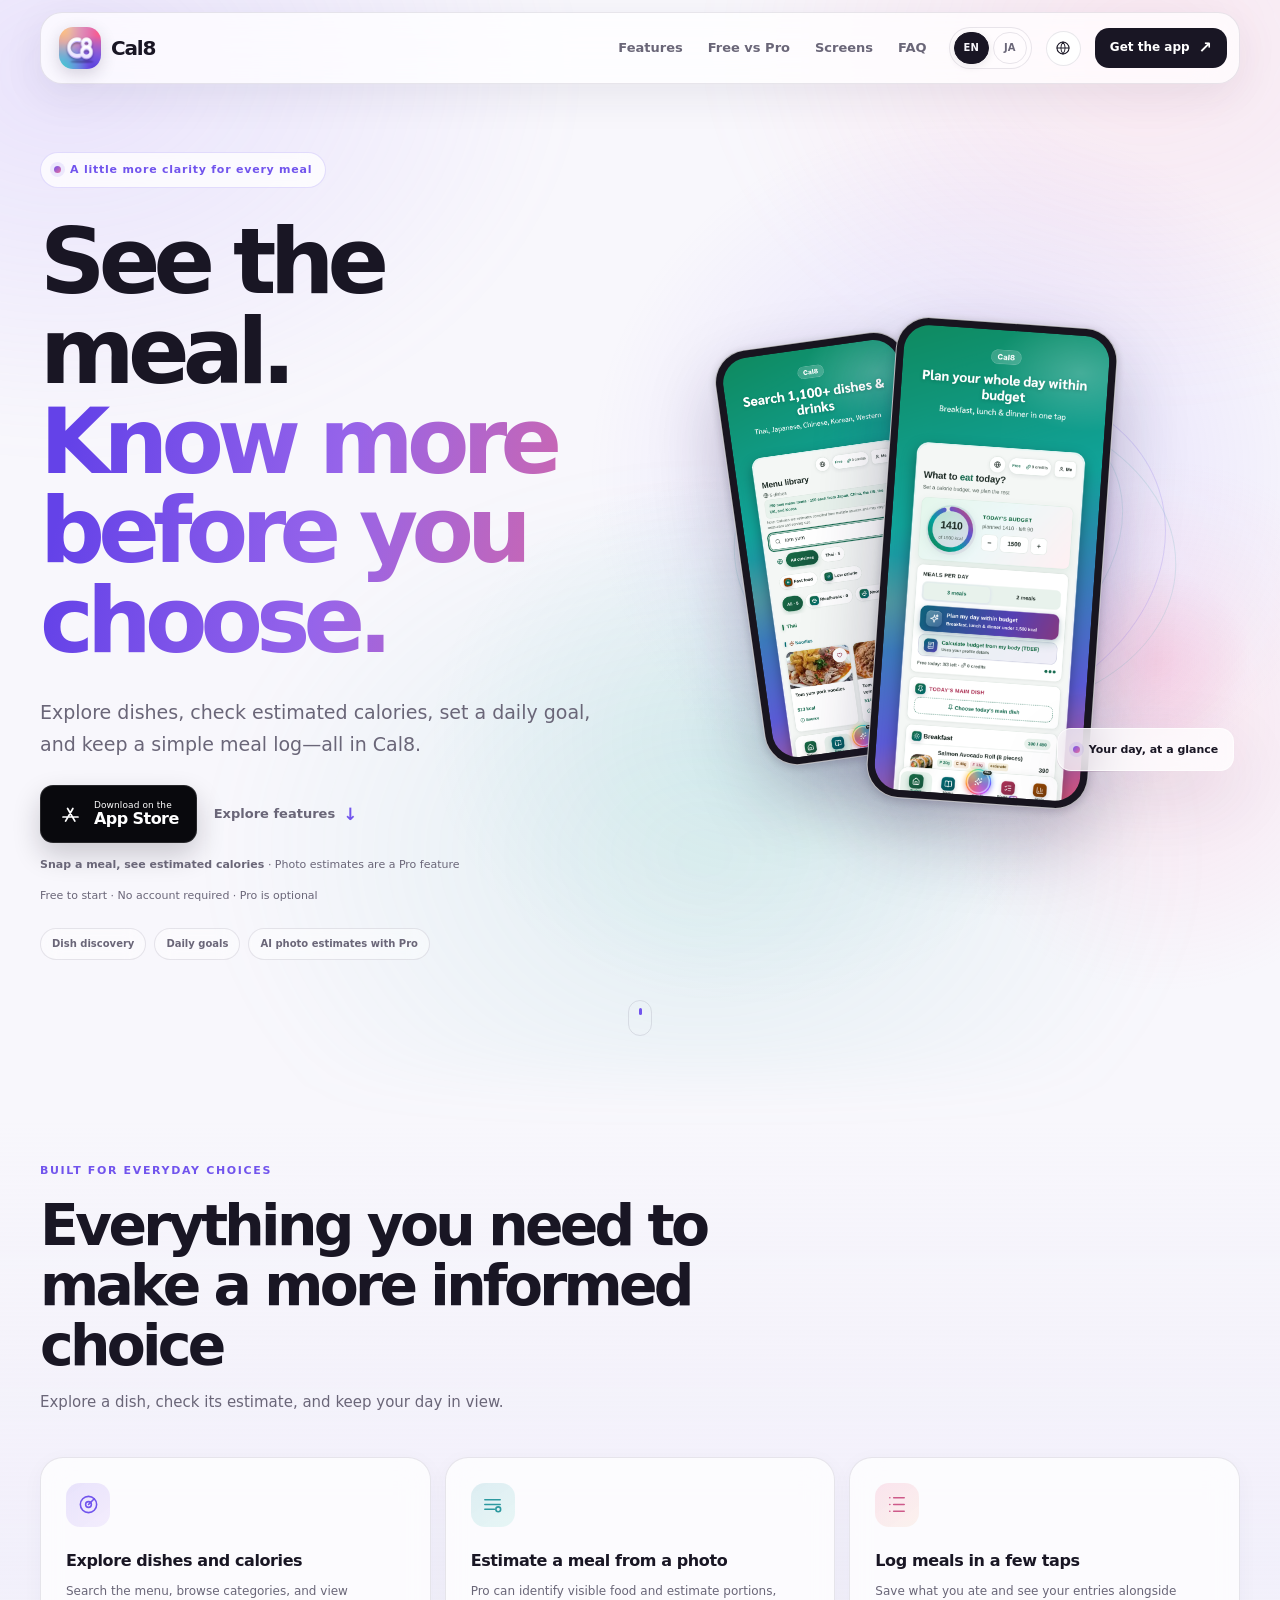
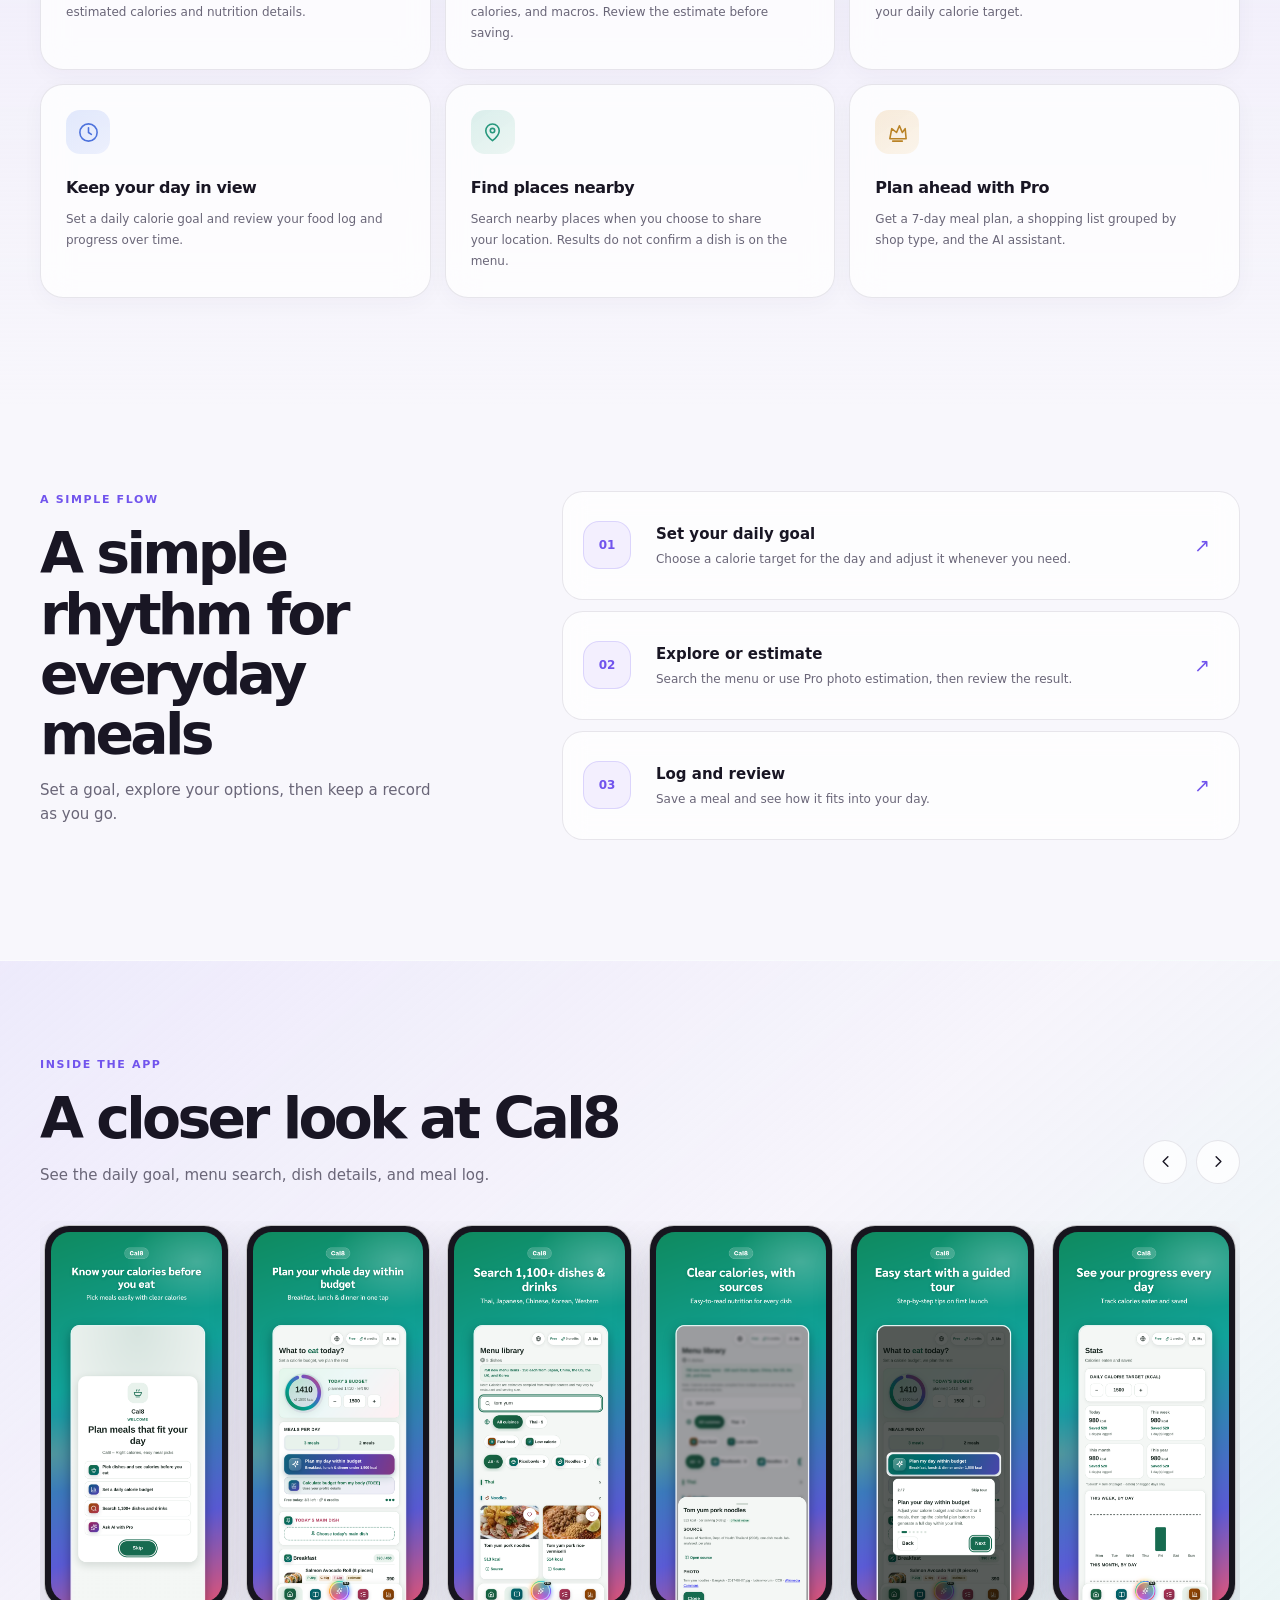
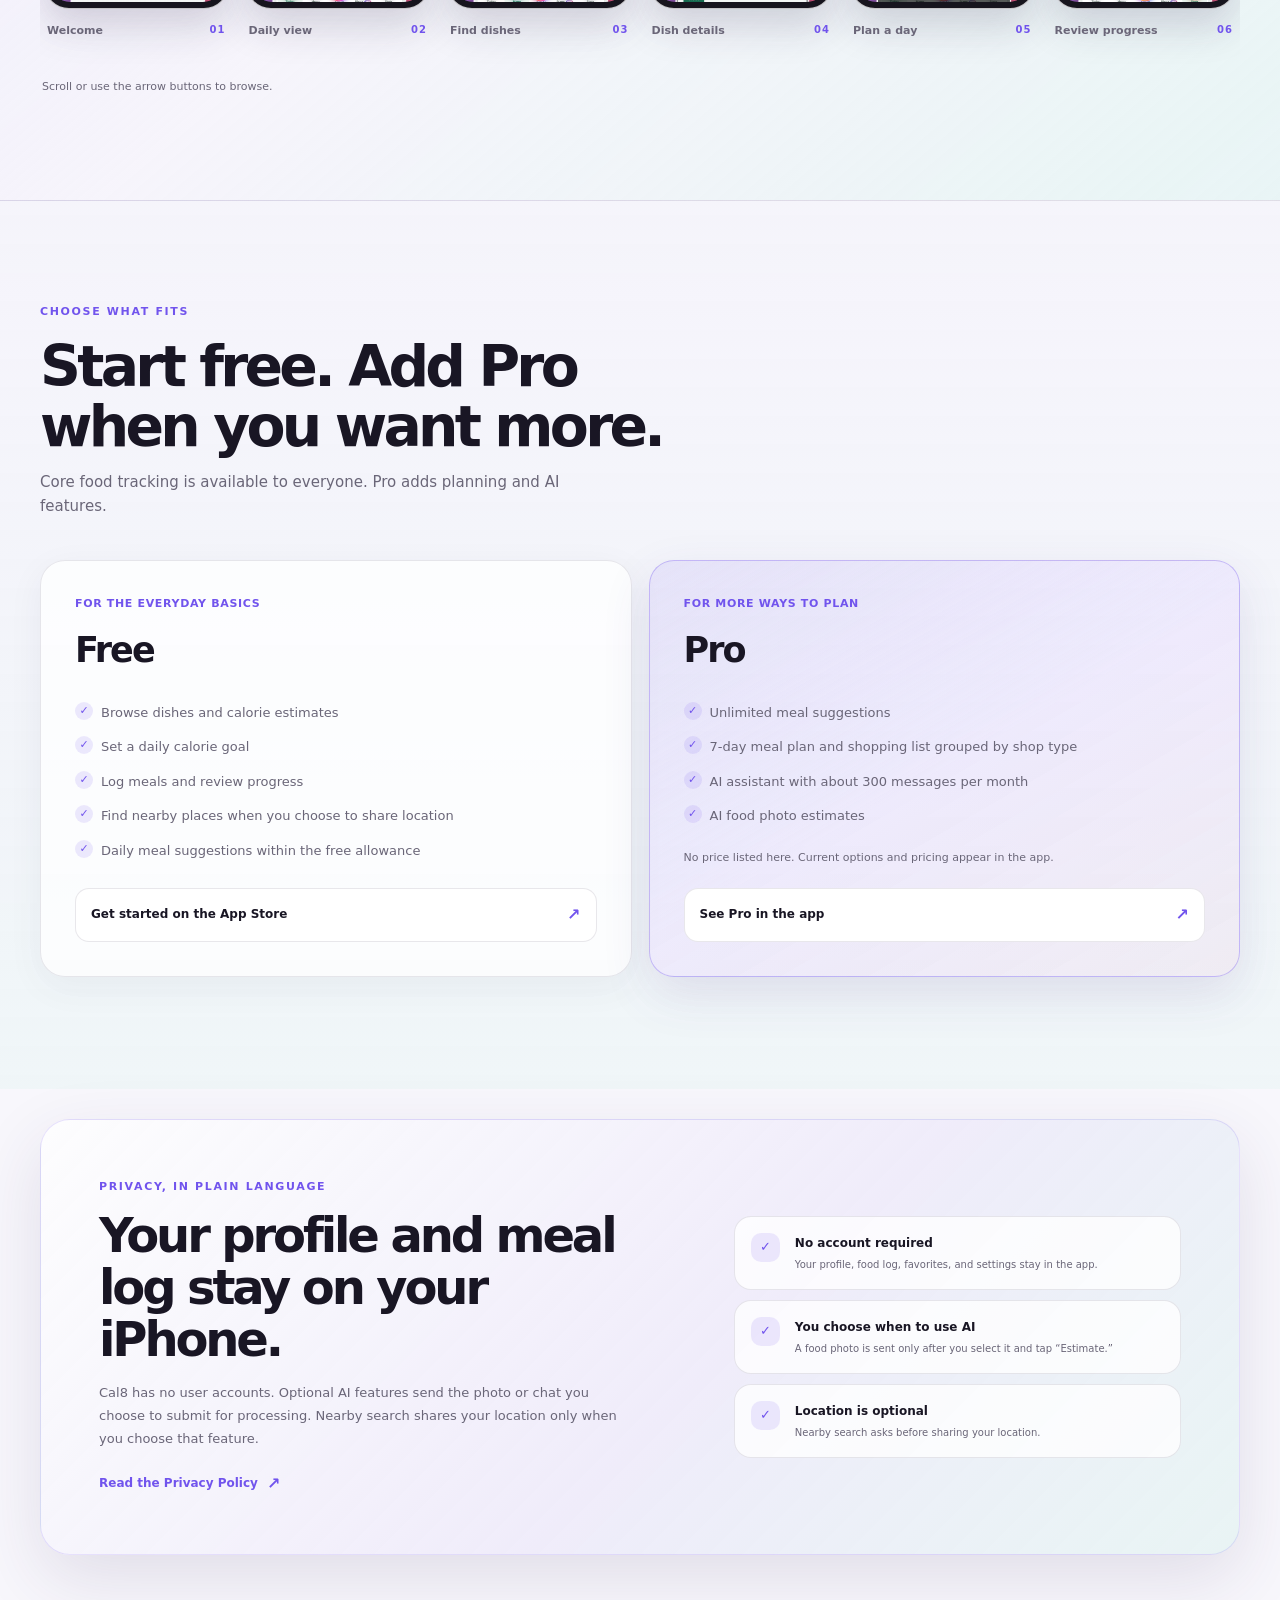
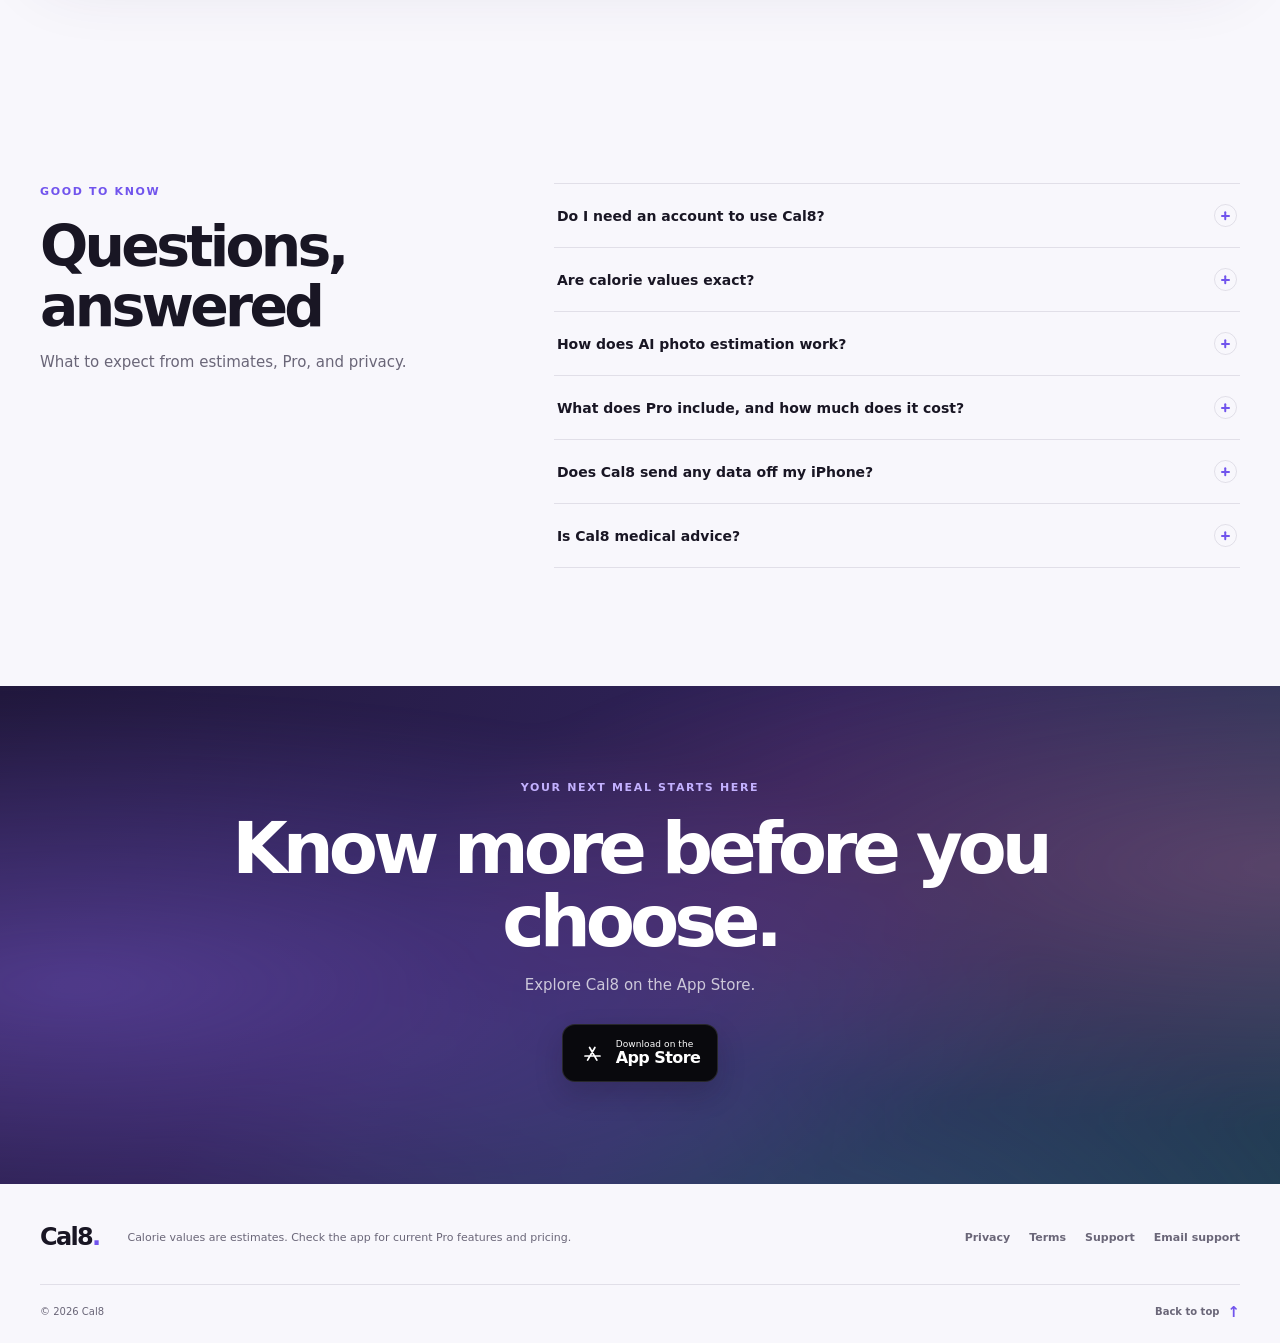
<file: index.html>
<!doctype html>
<html lang="en">
<head>
  <meta charset="utf-8">
  <meta name="viewport" content="width=device-width, initial-scale=1">
  <meta name="theme-color" content="#f8f7fc">
  <meta name="description" content="Explore dishes, check estimated calories, set a daily goal, and log meals with Cal8. Free to start, no account required.">
  <meta property="og:type" content="website">
  <meta property="og:site_name" content="Cal8">
  <meta property="og:title" content="Cal8 — Know more before you choose">
  <meta property="og:description" content="Explore dishes, check estimated calories, set a daily goal, and log meals with Cal8. Free to start, no account required.">
  <meta property="og:url" content="https://cal8.app/">
  <meta property="og:image" content="https://cal8.app/assets/og-en-1200x630.jpg">
  <meta name="twitter:card" content="summary_large_image">
  <meta name="twitter:title" content="Cal8 — Know more before you choose">
  <meta name="twitter:description" content="Explore dishes, check estimated calories, set a daily goal, and log meals with Cal8. Free to start, no account required.">
  <meta name="twitter:image" content="https://cal8.app/assets/og-en-1200x630.jpg">
  <meta name="apple-itunes-app" content="app-id=6823683906">
  <title>Cal8 — Know more before you choose</title>
  <link rel="canonical" href="https://cal8.app/">
  <meta property="og:locale" content="en_US">
  <link rel="alternate" hreflang="en" href="https://cal8.app/">
  <link rel="alternate" hreflang="th" href="https://cal8.app/th/">
  <link rel="alternate" hreflang="ja" href="https://cal8.app/ja/">
  <link rel="alternate" hreflang="ko" href="https://cal8.app/ko/">
  <link rel="alternate" hreflang="zh-Hans" href="https://cal8.app/zh-Hans/">
  <link rel="alternate" hreflang="zh-Hant" href="https://cal8.app/zh-Hant/">
  <link rel="alternate" hreflang="x-default" href="https://cal8.app/">
  <link rel="icon" type="image/svg+xml" href="/assets/favicon.svg">
  <link rel="icon" type="image/png" sizes="32x32" href="/assets/favicon-32.png">
  <link rel="icon" type="image/png" sizes="16x16" href="/assets/favicon-16.png">
  <link rel="icon" href="/assets/favicon.ico" sizes="16x16 32x32 48x48">
  <link rel="apple-touch-icon" sizes="180x180" href="/assets/apple-touch-icon.png">
  <link rel="preload" as="image" href="/assets/shots/en/2-home.png">
  <link rel="stylesheet" href="/assets/site.css">
  <script type="application/ld+json">{"@context":"https://schema.org","@type":"SoftwareApplication","name":"Cal8","description":"Explore dishes, check estimated calories, set a daily goal, and log meals with Cal8. Free to start, no account required.","applicationCategory":"HealthApplication","operatingSystem":"iOS","image":"https://cal8.app/assets/app-icon.png","url":"https://cal8.app/","downloadUrl":"https://apps.apple.com/app/id6823683906"}</script>
  <script src="/assets/site.js" defer></script>
</head>
<body class="conversion-page">
  <a class="skip-link" href="#main">Skip to content</a>
  <header class="site-header">
    <div class="header-inner shell">
      <a class="brand" href="#top" aria-label="Cal8"><img src="/assets/app-icon.png" alt="" width="42" height="42"><span>Cal8</span></a>
      <nav class="primary-nav" aria-label="Main navigation">
        <a href="#features">Features</a>
        <a href="#plans">Free vs Pro</a>
        <a href="#screenshots">Screens</a>
        <a href="#faq">FAQ</a>
      </nav>
      <div class="header-right">
        <nav class="language-switcher" aria-label="Choose language"><a href="/" lang="en" aria-label="English" aria-current="page">EN</a><a href="/ja/" lang="ja" aria-label="日本語">JA</a></nav>
        <label class="language-select-control" aria-label="More languages">
          <svg viewBox="0 0 24 24" aria-hidden="true"><circle cx="12" cy="12" r="9"></circle><path d="M3 12h18M12 3a15 15 0 0 1 0 18M12 3a15 15 0 0 0 0 18"></path></svg>
          <select class="language-select" data-language-select aria-label="More languages"><option value="/" selected>English</option><option value="/th/">ไทย</option><option value="/ja/">日本語</option><option value="/ko/">한국어</option><option value="/zh-Hans/">简体中文</option><option value="/zh-Hant/">繁體中文</option></select>
        </label>
        <a class="header-cta" href="https://apps.apple.com/app/id6823683906" target="_blank" rel="noopener noreferrer">Get the app<span aria-hidden="true">↗</span></a>
      </div>
    </div>
  </header>

  <main id="main">
    <section class="hero" id="top">
      <div class="hero-mesh" aria-hidden="true"></div>
      <div class="hero-inner shell">
        <div class="hero-copy reveal">
          <p class="eyebrow"><span class="eyebrow-mark" aria-hidden="true"></span>A little more clarity for every meal</p>
          <h1><span>See the meal.</span><span class="headline-accent">Know more before you choose.</span></h1>
          <p class="hero-lead">Explore dishes, check estimated calories, set a daily goal, and keep a simple meal log—all in Cal8.</p>
          <div class="hero-actions">
            <a class="app-store-badge" href="https://apps.apple.com/app/id6823683906" target="_blank" rel="noopener noreferrer" aria-label="Download on the App Store">
              <svg viewBox="0 0 24 24" aria-hidden="true" focusable="false"><path d="m14.3 6.2-7 12.1M9.2 6.2l7 12.1M4.8 14.4h14.4"></path></svg>
              <span class="badge-copy"><small>Download on the</small><strong>App Store</strong></span>
            </a>
            <a class="text-link" href="#features">Explore features<span aria-hidden="true">↓</span></a>
          </div>
          <p class="hero-note"><strong>Snap a meal, see estimated calories</strong> <span>·</span> Photo estimates are a Pro feature</p>
          <p class="hero-note">Free to start <span>·</span> No account required <span>·</span> Pro is optional</p>
          <div class="hero-tags" aria-label="Cal8 highlights"><span>Dish discovery</span><span>Daily goals</span><span>AI photo estimates with Pro</span></div>
        </div>
        <div class="hero-visual reveal" aria-label="Cal8 app previews">
          <div class="visual-glow visual-glow-a" aria-hidden="true"></div><div class="visual-glow visual-glow-b" aria-hidden="true"></div><div class="visual-orbit" aria-hidden="true"></div>
          <div class="screen-frame screen-frame-back"><img src="/assets/shots/en/3-search.png" alt="Cal8 dish search screen" width="660" height="1434"></div>
          <div class="screen-frame screen-frame-front"><img src="/assets/shots/en/2-home.png" alt="Cal8 daily goal and meal planning screen" width="660" height="1434"></div>
          <div class="visual-caption"><span class="caption-dot" aria-hidden="true"></span>Your day, at a glance</div>
        </div>
      </div>
      <a class="scroll-cue" href="#features" aria-label="Continue to features"><span></span></a>
    </section>

    <section class="section features-section" id="features">
      <div class="shell">
        <div class="section-heading reveal"><p class="kicker">Built for everyday choices</p><h2>Everything you need to make a more informed choice</h2><p>Explore a dish, check its estimate, and keep your day in view.</p></div>
        <div class="feature-grid">
          <article class="feature-card reveal"><span class="feature-icon icon-target" aria-hidden="true"><svg viewBox="0 0 24 24"><circle cx="12" cy="12" r="8.5"></circle><circle cx="12" cy="12" r="3"></circle><path d="m12 12 6-6"></path></svg></span><h3>Explore dishes and calories</h3><p>Search the menu, browse categories, and view estimated calories and nutrition details.</p></article>
          <article class="feature-card reveal"><span class="feature-icon icon-menu" aria-hidden="true"><svg viewBox="0 0 24 24"><path d="M4 7h16M4 12h16M4 17h10"></path><circle cx="18" cy="17" r="2.5"></circle></svg></span><h3>Estimate a meal from a photo</h3><p>Pro can identify visible food and estimate portions, calories, and macros. Review the estimate before saving.</p></article>
          <article class="feature-card reveal"><span class="feature-icon icon-log" aria-hidden="true"><svg viewBox="0 0 24 24"><path d="M8 5h11M8 12h11M8 19h11M4 5h.01M4 12h.01M4 19h.01"></path></svg></span><h3>Log meals in a few taps</h3><p>Save what you ate and see your entries alongside your daily calorie target.</p></article>
          <article class="feature-card reveal"><span class="feature-icon icon-plan" aria-hidden="true"><svg viewBox="0 0 24 24"><circle cx="12" cy="12" r="9"></circle><path d="M12 7v5l3 2"></path></svg></span><h3>Keep your day in view</h3><p>Set a daily calorie goal and review your food log and progress over time.</p></article>
          <article class="feature-card reveal"><span class="feature-icon icon-nearby" aria-hidden="true"><svg viewBox="0 0 24 24"><path d="M19 10.2c0 5-7 10.3-7 10.3S5 15.2 5 10.2a7 7 0 1 1 14 0Z"></path><circle cx="12" cy="10" r="2.3"></circle></svg></span><h3>Find places nearby</h3><p>Search nearby places when you choose to share your location. Results do not confirm a dish is on the menu.</p></article>
          <article class="feature-card feature-card-pro reveal"><span class="feature-icon icon-pro" aria-hidden="true"><svg viewBox="0 0 24 24"><path d="M4 18.5 6 8l5 4 3-7 3 7 3-4 1 10.5H4Z"></path><path d="M7 21h10"></path></svg></span><h3>Plan ahead with Pro</h3><p>Get a 7-day meal plan, a shopping list grouped by shop type, and the AI assistant.</p></article>
        </div>
      </div>
    </section>

    <section class="how-section section" id="how-it-works">
      <div class="shell how-layout">
        <div class="section-heading reveal"><p class="kicker">A simple flow</p><h2>A simple rhythm for everyday meals</h2><p>Set a goal, explore your options, then keep a record as you go.</p></div>
        <ol class="steps-list">
          <li class="step-card reveal"><span class="step-number">01</span><div><h3>Set your daily goal</h3><p>Choose a calorie target for the day and adjust it whenever you need.</p></div><span class="step-arrow" aria-hidden="true">↗</span></li>
          <li class="step-card reveal"><span class="step-number">02</span><div><h3>Explore or estimate</h3><p>Search the menu or use Pro photo estimation, then review the result.</p></div><span class="step-arrow" aria-hidden="true">↗</span></li>
          <li class="step-card reveal"><span class="step-number">03</span><div><h3>Log and review</h3><p>Save a meal and see how it fits into your day.</p></div><span class="step-arrow" aria-hidden="true">↗</span></li>
        </ol>
      </div>
    </section>

    <section class="screens-section section" id="screenshots">
      <div class="shell">
        <div class="screens-heading reveal"><div class="section-heading"><p class="kicker">Inside the app</p><h2>A closer look at Cal8</h2><p>See the daily goal, menu search, dish details, and meal log.</p></div><div class="carousel-controls"><button type="button" class="carousel-control" data-direction="-1" aria-label="Previous screens"><svg viewBox="0 0 24 24" aria-hidden="true"><path d="m15 18-6-6 6-6"></path></svg></button><button type="button" class="carousel-control" data-direction="1" aria-label="Next screens"><svg viewBox="0 0 24 24" aria-hidden="true"><path d="m9 18 6-6-6-6"></path></svg></button></div></div>
        <ol class="screens-track" tabindex="0" data-carousel aria-label="Cal8 app screens" aria-roledescription="carousel">
          <li class="shot-card" role="group" aria-roledescription="slide" aria-label="1 of 6" tabindex="0"><figure class="shot-figure"><div class="shot-frame"><img src="/assets/shots/en/1-intro.png" alt="Cal8 welcome and daily planning preview" width="660" height="1434" loading="lazy" decoding="async"></div><figcaption><span>Welcome</span><span class="shot-index">01</span></figcaption></figure></li>
          <li class="shot-card" role="group" aria-roledescription="slide" aria-label="2 of 6" tabindex="0"><figure class="shot-figure"><div class="shot-frame"><img src="/assets/shots/en/2-home.png" alt="Cal8 daily goal and meal planning screen" width="660" height="1434" loading="lazy" decoding="async"></div><figcaption><span>Daily view</span><span class="shot-index">02</span></figcaption></figure></li>
          <li class="shot-card" role="group" aria-roledescription="slide" aria-label="3 of 6" tabindex="0"><figure class="shot-figure"><div class="shot-frame"><img src="/assets/shots/en/3-search.png" alt="Cal8 dish search and category filters" width="660" height="1434" loading="lazy" decoding="async"></div><figcaption><span>Find dishes</span><span class="shot-index">03</span></figcaption></figure></li>
          <li class="shot-card" role="group" aria-roledescription="slide" aria-label="4 of 6" tabindex="0"><figure class="shot-figure"><div class="shot-frame"><img src="/assets/shots/en/4-detail.png" alt="Cal8 dish details and calorie estimate" width="660" height="1434" loading="lazy" decoding="async"></div><figcaption><span>Dish details</span><span class="shot-index">04</span></figcaption></figure></li>
          <li class="shot-card" role="group" aria-roledescription="slide" aria-label="5 of 6" tabindex="0"><figure class="shot-figure"><div class="shot-frame"><img src="/assets/shots/en/5-tour.png" alt="Cal8 guide to planning meals" width="660" height="1434" loading="lazy" decoding="async"></div><figcaption><span>Plan a day</span><span class="shot-index">05</span></figcaption></figure></li>
          <li class="shot-card" role="group" aria-roledescription="slide" aria-label="6 of 6" tabindex="0"><figure class="shot-figure"><div class="shot-frame"><img src="/assets/shots/en/6-stats.png" alt="Cal8 meal log and progress view" width="660" height="1434" loading="lazy" decoding="async"></div><figcaption><span>Review progress</span><span class="shot-index">06</span></figcaption></figure></li>
        </ol>
        <p class="carousel-hint">Scroll or use the arrow buttons to browse.</p>
      </div>
    </section>

    <section class="plans-section section" id="plans">
      <div class="shell">
        <div class="section-heading reveal"><p class="kicker">Choose what fits</p><h2>Start free. Add Pro when you want more.</h2><p>Core food tracking is available to everyone. Pro adds planning and AI features.</p></div>
        <div class="plan-grid">
          <article class="plan-card reveal"><p class="plan-label">For the everyday basics</p><h3>Free</h3><ul><li>Browse dishes and calorie estimates</li><li>Set a daily calorie goal</li><li>Log meals and review progress</li><li>Find nearby places when you choose to share location</li><li>Daily meal suggestions within the free allowance</li></ul><a class="plan-link" href="https://apps.apple.com/app/id6823683906" target="_blank" rel="noopener noreferrer">Get started on the App Store <span aria-hidden="true">↗</span></a></article>
          <article class="plan-card plan-card-pro reveal"><p class="plan-label">For more ways to plan</p><h3>Pro</h3><ul><li>Unlimited meal suggestions</li><li>7-day meal plan and shopping list grouped by shop type</li><li>AI assistant with about 300 messages per month</li><li>AI food photo estimates</li></ul><p class="plan-note">No price listed here. Current options and pricing appear in the app.</p><a class="plan-link" href="https://apps.apple.com/app/id6823683906" target="_blank" rel="noopener noreferrer">See Pro in the app <span aria-hidden="true">↗</span></a></article>
        </div>
      </div>
    </section>

    <section class="privacy-section section" id="privacy">
      <div class="shell privacy-panel reveal">
        <div class="privacy-copy"><p class="kicker">Privacy, in plain language</p><h2>Your profile and meal log stay on your iPhone.</h2><p>Cal8 has no user accounts. Optional AI features send the photo or chat you choose to submit for processing. Nearby search shares your location only when you choose that feature.</p><a class="privacy-link" href="https://legal.cal8.app/privacy">Read the Privacy Policy <span aria-hidden="true">↗</span></a></div>
        <ul class="privacy-points"><li><span aria-hidden="true">✓</span><div><strong>No account required</strong><small>Your profile, food log, favorites, and settings stay in the app.</small></div></li><li><span aria-hidden="true">✓</span><div><strong>You choose when to use AI</strong><small>A food photo is sent only after you select it and tap “Estimate.”</small></div></li><li><span aria-hidden="true">✓</span><div><strong>Location is optional</strong><small>Nearby search asks before sharing your location.</small></div></li></ul>
      </div>
    </section>

    <section class="faq-section section" id="faq">
      <div class="shell faq-layout">
        <div class="section-heading reveal"><p class="kicker">Good to know</p><h2>Questions, answered</h2><p>What to expect from estimates, Pro, and privacy.</p></div>
        <div class="faq-list reveal">
          <details><summary>Do I need an account to use Cal8?<span aria-hidden="true"></span></summary><p>No. Your profile, food log, favorites, and settings are stored on your iPhone without a user account.</p></details>
          <details><summary>Are calorie values exact?<span aria-hidden="true"></span></summary><p>No. Values are estimates and can vary with recipes, ingredients, and serving sizes. Check the dish details and use your own judgment.</p></details>
          <details><summary>How does AI photo estimation work?<span aria-hidden="true"></span></summary><p>Pro can estimate visible food, portion size, calories, and macros from a photo. You choose the photo and tap Estimate; review the result before saving. It is an estimate, not a guarantee.</p></details>
          <details><summary>What does Pro include, and how much does it cost?<span aria-hidden="true"></span></summary><p>Pro includes unlimited meal suggestions, a 7-day meal plan with a grouped shopping list, and about 300 AI assistant messages a month. Photo food estimates are also a Pro feature. Current pricing is shown in the app.</p></details>
          <details><summary>Does Cal8 send any data off my iPhone?<span aria-hidden="true"></span></summary><p>Your profile and meal log stay on your iPhone. If you choose AI or nearby search, the relevant photo, chat, or location data is sent for that feature. Read the <a href="https://legal.cal8.app/privacy">Privacy Policy</a> for details.</p></details>
          <details><summary>Is Cal8 medical advice?<span aria-hidden="true"></span></summary><p>No. Cal8 is a general meal-planning and tracking app, not medical advice. For health guidance specific to you, speak with a qualified health professional.</p></details>
        </div>
      </div>
    </section>

    <section class="final-cta"><div class="final-glow" aria-hidden="true"></div><div class="shell final-content reveal"><p class="kicker">Your next meal starts here</p><h2>Know more before you choose.</h2><p>Explore Cal8 on the App Store.</p><a class="app-store-badge" href="https://apps.apple.com/app/id6823683906" target="_blank" rel="noopener noreferrer" aria-label="Download on the App Store"><svg viewBox="0 0 24 24" aria-hidden="true" focusable="false"><path d="m14.3 6.2-7 12.1M9.2 6.2l7 12.1M4.8 14.4h14.4"></path></svg><span class="badge-copy"><small>Download on the</small><strong>App Store</strong></span></a></div></section>
  </main>

  <footer class="site-footer"><div class="shell footer-main"><a class="footer-brand" href="#top">Cal8<span>.</span></a><p>Calorie values are estimates. Check the app for current Pro features and pricing.</p><nav class="legal-links" aria-label="Legal and support"><a href="https://legal.cal8.app/privacy">Privacy</a><a href="https://legal.cal8.app/terms">Terms</a><a href="https://legal.cal8.app/">Support</a><a href="mailto:notthedream@mail.grokbot.com">Email support</a></nav></div><div class="shell footer-bottom"><span>© <span data-year></span> Cal8</span><a href="#top">Back to top <span aria-hidden="true">↑</span></a></div></footer>
</body>
</html>
</file>
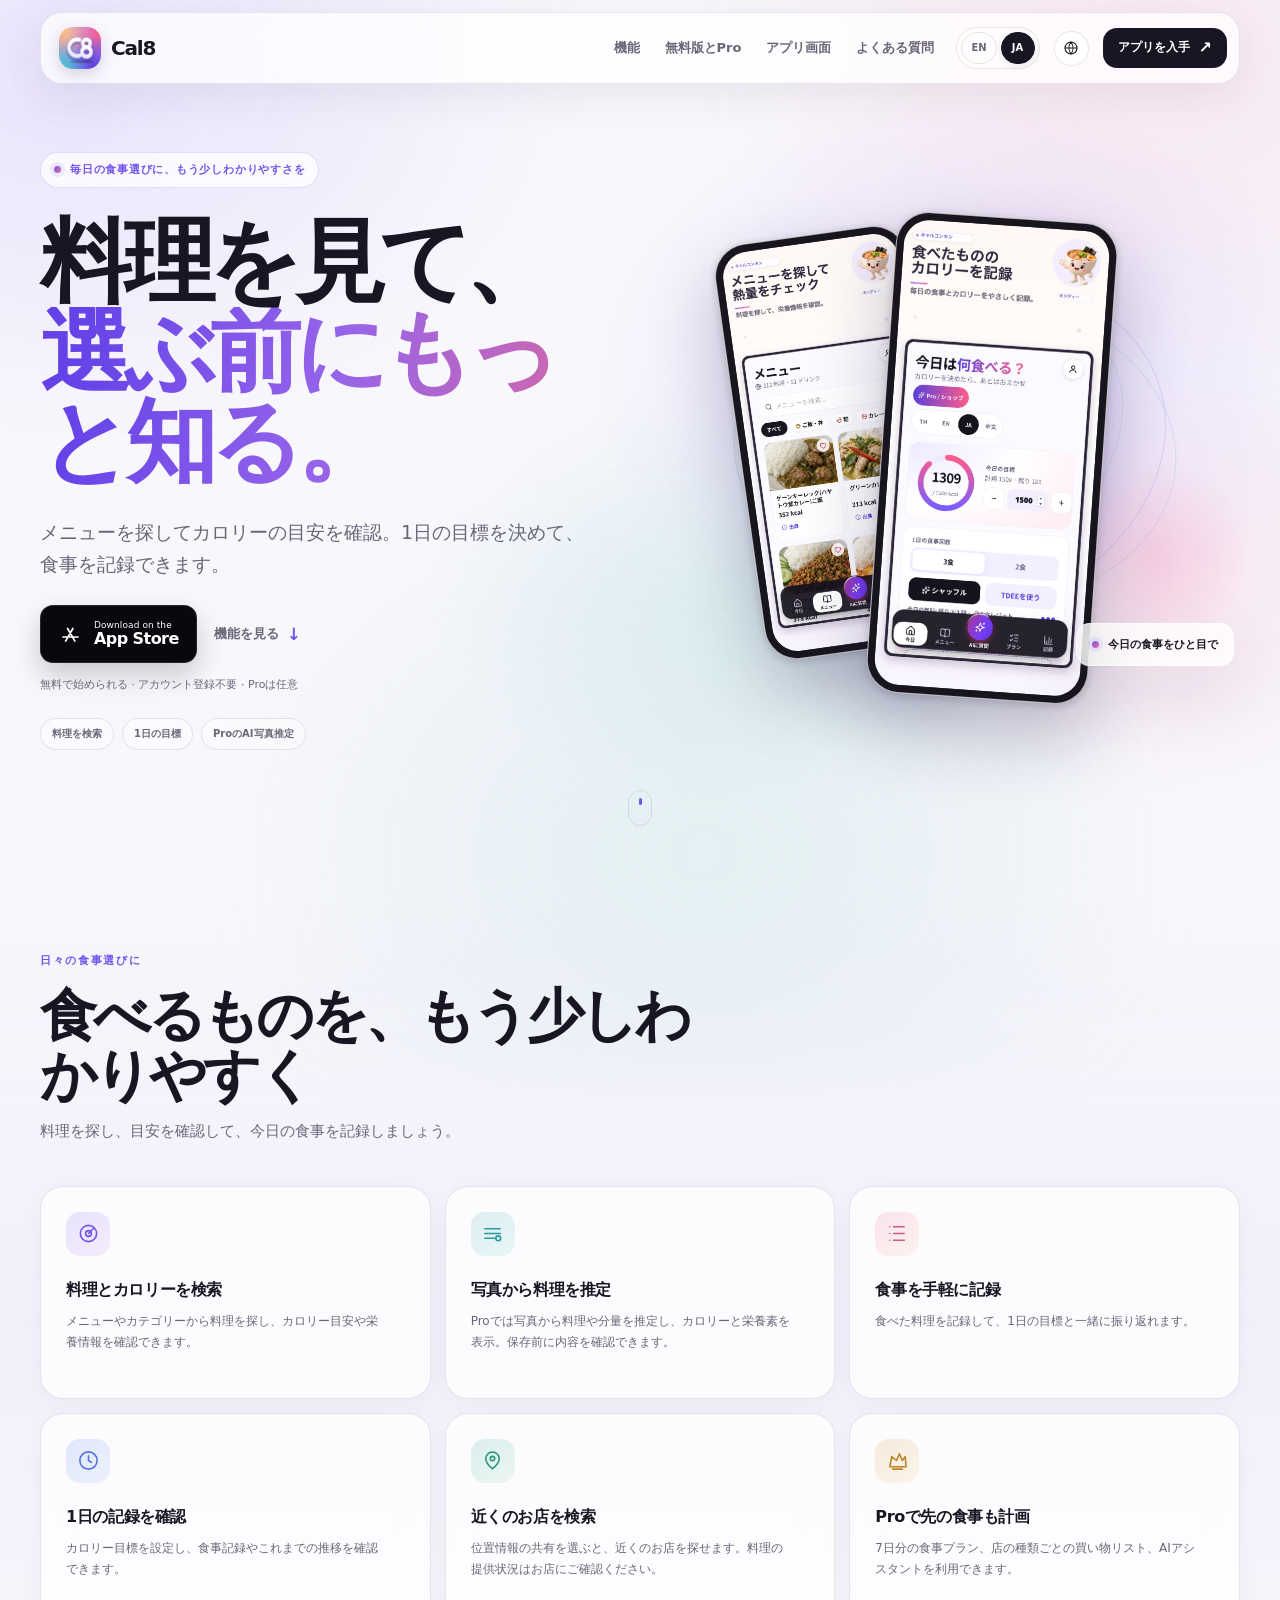
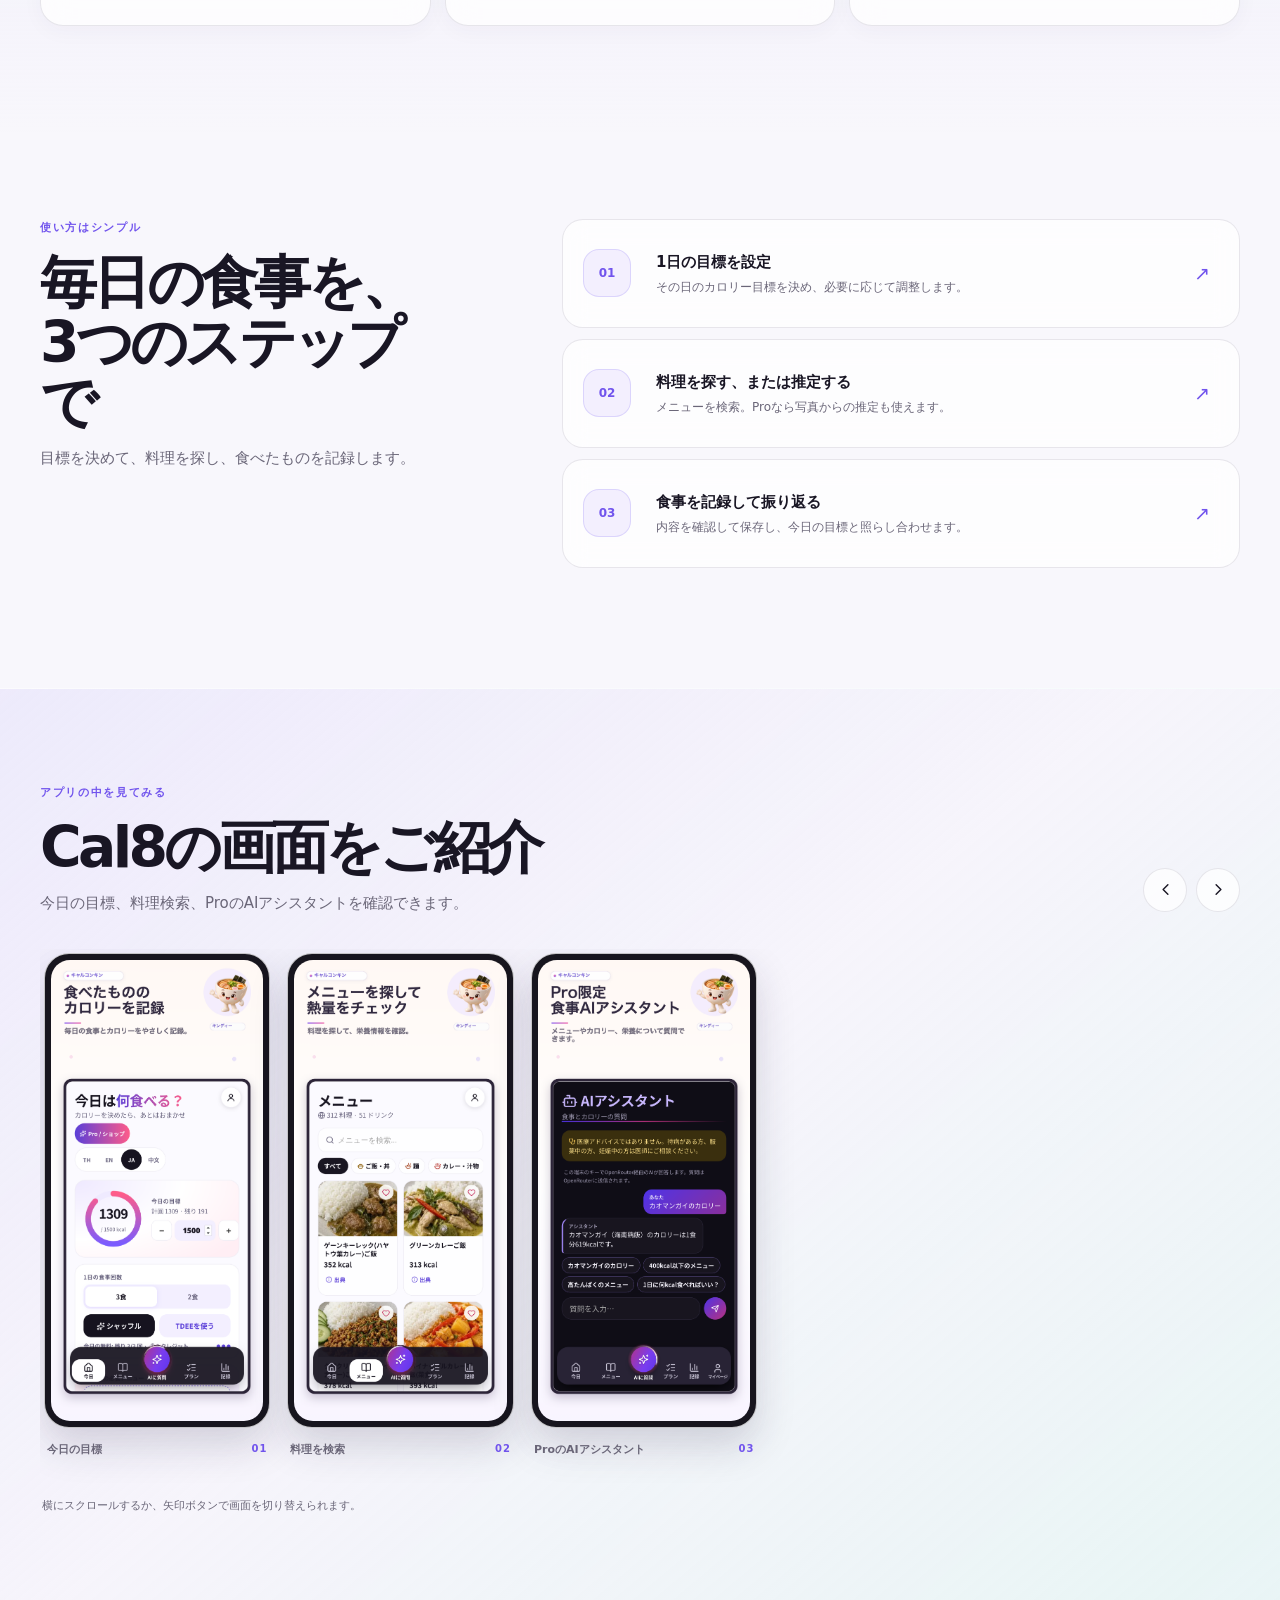
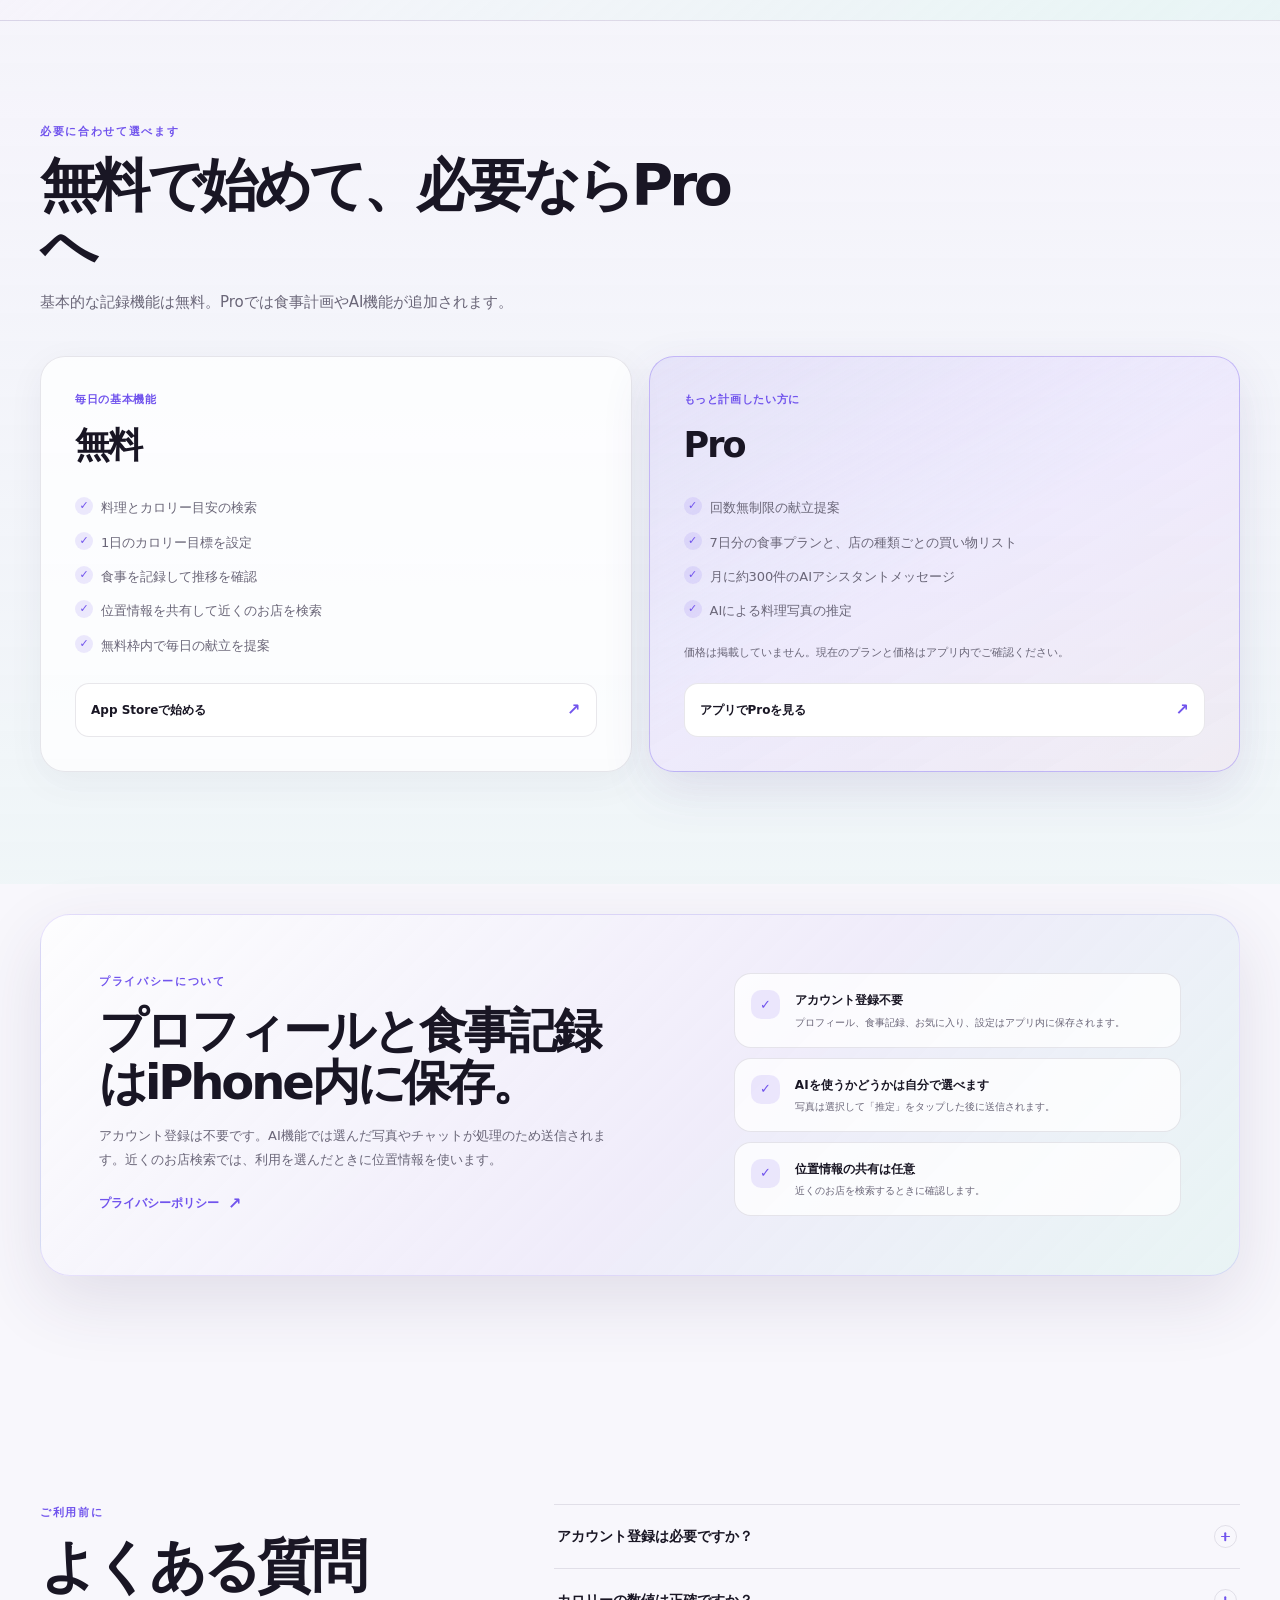
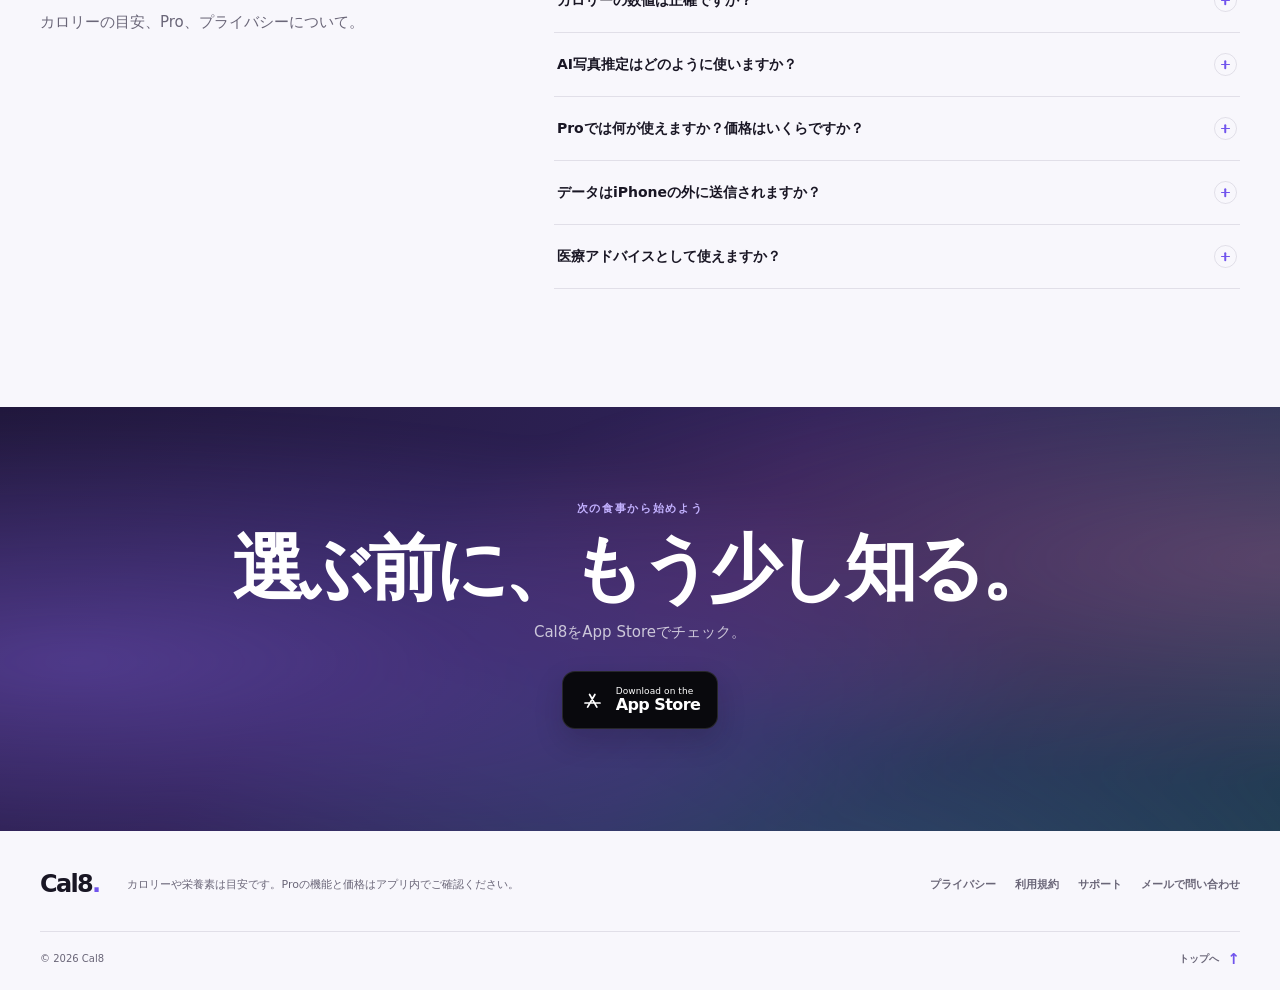
<file: ja/index.html>
<!doctype html>
<html lang="ja">
<head>
  <meta charset="utf-8">
  <meta name="viewport" content="width=device-width, initial-scale=1">
  <meta name="theme-color" content="#f8f7fc">
  <meta name="description" content="料理のカロリー目安を確認し、1日の目標と食事を記録。Cal8は無料で始められ、アカウント登録は不要です。">
  <meta property="og:type" content="website">
  <meta property="og:site_name" content="Cal8">
  <meta property="og:title" content="Cal8 — 選ぶ前に、もっと知る">
  <meta property="og:description" content="料理のカロリー目安を確認し、1日の目標と食事を記録。Cal8は無料で始められ、アカウント登録は不要です。">
  <meta property="og:url" content="https://cal8.app/ja/">
  <meta property="og:image" content="https://cal8.app/assets/og-ja-1200x630.jpg">
  <meta name="twitter:card" content="summary_large_image">
  <meta name="twitter:title" content="Cal8 — 選ぶ前に、もっと知る">
  <meta name="twitter:description" content="料理のカロリー目安を確認し、1日の目標と食事を記録。Cal8は無料で始められ、アカウント登録は不要です。">
  <meta name="twitter:image" content="https://cal8.app/assets/og-ja-1200x630.jpg">
  <meta name="apple-itunes-app" content="app-id=6823683906">
  <title>Cal8 — 選ぶ前に、もっと知る</title>
  <link rel="canonical" href="https://cal8.app/ja/">
  <meta property="og:locale" content="ja_JP">
  <link rel="alternate" hreflang="en" href="https://cal8.app/">
  <link rel="alternate" hreflang="th" href="https://cal8.app/th/">
  <link rel="alternate" hreflang="ja" href="https://cal8.app/ja/">
  <link rel="alternate" hreflang="ko" href="https://cal8.app/ko/">
  <link rel="alternate" hreflang="zh-Hans" href="https://cal8.app/zh-Hans/">
  <link rel="alternate" hreflang="zh-Hant" href="https://cal8.app/zh-Hant/">
  <link rel="alternate" hreflang="x-default" href="https://cal8.app/">
  <link rel="icon" type="image/svg+xml" href="/assets/favicon.svg">
  <link rel="icon" type="image/png" sizes="32x32" href="/assets/favicon-32.png">
  <link rel="icon" type="image/png" sizes="16x16" href="/assets/favicon-16.png">
  <link rel="icon" href="/assets/favicon.ico" sizes="16x16 32x32 48x48">
  <link rel="apple-touch-icon" sizes="180x180" href="/assets/apple-touch-icon.png">
  <link rel="preload" as="image" href="/assets/shots/ja/01-home.png">
  <link rel="stylesheet" href="/assets/site.css">
  <script type="application/ld+json">{"@context":"https://schema.org","@type":"SoftwareApplication","name":"Cal8","description":"料理のカロリー目安を確認し、1日の目標と食事を記録。無料で始められ、登録不要です。","applicationCategory":"HealthApplication","operatingSystem":"iOS","image":"https://cal8.app/assets/app-icon.png","url":"https://cal8.app/ja/","downloadUrl":"https://apps.apple.com/app/id6823683906"}</script>
  <script src="/assets/site.js" defer></script>
</head>
<body class="conversion-page">
  <a class="skip-link" href="#main">本文へ移動</a>
  <header class="site-header">
    <div class="header-inner shell">
      <a class="brand" href="#top" aria-label="Cal8"><img src="/assets/app-icon.png" alt="" width="42" height="42"><span>Cal8</span></a>
      <nav class="primary-nav" aria-label="ページ内メニュー"><a href="#features">機能</a><a href="#plans">無料版とPro</a><a href="#screenshots">アプリ画面</a><a href="#faq">よくある質問</a></nav>
      <div class="header-right">
        <nav class="language-switcher" aria-label="言語を選択"><a href="/" lang="en" aria-label="English">EN</a><a href="/ja/" lang="ja" aria-label="日本語" aria-current="page">JA</a></nav>
        <label class="language-select-control" aria-label="その他の言語"><svg viewBox="0 0 24 24" aria-hidden="true"><circle cx="12" cy="12" r="9"></circle><path d="M3 12h18M12 3a15 15 0 0 1 0 18M12 3a15 15 0 0 0 0 18"></path></svg><select class="language-select" data-language-select aria-label="その他の言語"><option value="/">English</option><option value="/th/">ไทย</option><option value="/ja/" selected>日本語</option><option value="/ko/">한국어</option><option value="/zh-Hans/">简体中文</option><option value="/zh-Hant/">繁體中文</option></select></label>
        <a class="header-cta" href="https://apps.apple.com/app/id6823683906" target="_blank" rel="noopener noreferrer">アプリを入手<span aria-hidden="true">↗</span></a>
      </div>
    </div>
  </header>

  <main id="main">
    <section class="hero" id="top">
      <div class="hero-mesh" aria-hidden="true"></div>
      <div class="hero-inner shell">
        <div class="hero-copy reveal">
          <p class="eyebrow"><span class="eyebrow-mark" aria-hidden="true"></span>毎日の食事選びに、もう少しわかりやすさを</p>
          <h1><span>料理を見て、</span><span class="headline-accent">選ぶ前にもっと知る。</span></h1>
          <p class="hero-lead">メニューを探してカロリーの目安を確認。1日の目標を決めて、食事を記録できます。</p>
          <div class="hero-actions">
            <a class="app-store-badge" href="https://apps.apple.com/app/id6823683906" target="_blank" rel="noopener noreferrer" aria-label="App Storeでダウンロード">
              <svg viewBox="0 0 24 24" aria-hidden="true" focusable="false"><path d="m14.3 6.2-7 12.1M9.2 6.2l7 12.1M4.8 14.4h14.4"></path></svg>
              <span class="badge-copy"><small>Download on the</small><strong>App Store</strong></span>
            </a>
            <a class="text-link" href="#features">機能を見る<span aria-hidden="true">↓</span></a>
          </div>
          <p class="hero-note">無料で始められる <span>·</span> アカウント登録不要 <span>·</span> Proは任意</p>
          <div class="hero-tags" aria-label="Cal8の主な機能"><span>料理を検索</span><span>1日の目標</span><span>ProのAI写真推定</span></div>
        </div>
        <div class="hero-visual reveal" aria-label="Cal8のアプリ画面">
          <div class="visual-glow visual-glow-a" aria-hidden="true"></div><div class="visual-glow visual-glow-b" aria-hidden="true"></div><div class="visual-orbit" aria-hidden="true"></div>
          <div class="screen-frame screen-frame-back"><img src="/assets/shots/ja/02-menu.png" alt="料理を探してカロリー目安を確認する画面" width="1206" height="2622"></div>
          <div class="screen-frame screen-frame-front"><img src="/assets/shots/ja/01-home.png" alt="1日の目標と食事プランの画面" width="1206" height="2622"></div>
          <div class="visual-caption"><span class="caption-dot" aria-hidden="true"></span>今日の食事をひと目で</div>
        </div>
      </div>
      <a class="scroll-cue" href="#features" aria-label="機能を見る"><span></span></a>
    </section>

    <section class="section features-section" id="features">
      <div class="shell">
        <div class="section-heading reveal"><p class="kicker">日々の食事選びに</p><h2>食べるものを、もう少しわかりやすく</h2><p>料理を探し、目安を確認して、今日の食事を記録しましょう。</p></div>
        <div class="feature-grid">
          <article class="feature-card reveal"><span class="feature-icon icon-target" aria-hidden="true"><svg viewBox="0 0 24 24"><circle cx="12" cy="12" r="8.5"></circle><circle cx="12" cy="12" r="3"></circle><path d="m12 12 6-6"></path></svg></span><h3>料理とカロリーを検索</h3><p>メニューやカテゴリーから料理を探し、カロリー目安や栄養情報を確認できます。</p></article>
          <article class="feature-card reveal"><span class="feature-icon icon-menu" aria-hidden="true"><svg viewBox="0 0 24 24"><path d="M4 7h16M4 12h16M4 17h10"></path><circle cx="18" cy="17" r="2.5"></circle></svg></span><h3>写真から料理を推定</h3><p>Proでは写真から料理や分量を推定し、カロリーと栄養素を表示。保存前に内容を確認できます。</p></article>
          <article class="feature-card reveal"><span class="feature-icon icon-log" aria-hidden="true"><svg viewBox="0 0 24 24"><path d="M8 5h11M8 12h11M8 19h11M4 5h.01M4 12h.01M4 19h.01"></path></svg></span><h3>食事を手軽に記録</h3><p>食べた料理を記録して、1日の目標と一緒に振り返れます。</p></article>
          <article class="feature-card reveal"><span class="feature-icon icon-plan" aria-hidden="true"><svg viewBox="0 0 24 24"><circle cx="12" cy="12" r="9"></circle><path d="M12 7v5l3 2"></path></svg></span><h3>1日の記録を確認</h3><p>カロリー目標を設定し、食事記録やこれまでの推移を確認できます。</p></article>
          <article class="feature-card reveal"><span class="feature-icon icon-nearby" aria-hidden="true"><svg viewBox="0 0 24 24"><path d="M19 10.2c0 5-7 10.3-7 10.3S5 15.2 5 10.2a7 7 0 1 1 14 0Z"></path><circle cx="12" cy="10" r="2.3"></circle></svg></span><h3>近くのお店を検索</h3><p>位置情報の共有を選ぶと、近くのお店を探せます。料理の提供状況はお店にご確認ください。</p></article>
          <article class="feature-card feature-card-pro reveal"><span class="feature-icon icon-pro" aria-hidden="true"><svg viewBox="0 0 24 24"><path d="M4 18.5 6 8l5 4 3-7 3 7 3-4 1 10.5H4Z"></path><path d="M7 21h10"></path></svg></span><h3>Proで先の食事も計画</h3><p>7日分の食事プラン、店の種類ごとの買い物リスト、AIアシスタントを利用できます。</p></article>
        </div>
      </div>
    </section>

    <section class="how-section section" id="how-it-works">
      <div class="shell how-layout">
        <div class="section-heading reveal"><p class="kicker">使い方はシンプル</p><h2>毎日の食事を、3つのステップで</h2><p>目標を決めて、料理を探し、食べたものを記録します。</p></div>
        <ol class="steps-list">
          <li class="step-card reveal"><span class="step-number">01</span><div><h3>1日の目標を設定</h3><p>その日のカロリー目標を決め、必要に応じて調整します。</p></div><span class="step-arrow" aria-hidden="true">↗</span></li>
          <li class="step-card reveal"><span class="step-number">02</span><div><h3>料理を探す、または推定する</h3><p>メニューを検索。Proなら写真からの推定も使えます。</p></div><span class="step-arrow" aria-hidden="true">↗</span></li>
          <li class="step-card reveal"><span class="step-number">03</span><div><h3>食事を記録して振り返る</h3><p>内容を確認して保存し、今日の目標と照らし合わせます。</p></div><span class="step-arrow" aria-hidden="true">↗</span></li>
        </ol>
      </div>
    </section>

    <section class="screens-section section" id="screenshots">
      <div class="shell">
        <div class="screens-heading reveal"><div class="section-heading"><p class="kicker">アプリの中を見てみる</p><h2>Cal8の画面をご紹介</h2><p>今日の目標、料理検索、ProのAIアシスタントを確認できます。</p></div><div class="carousel-controls"><button type="button" class="carousel-control" data-direction="-1" aria-label="前の画面"><svg viewBox="0 0 24 24" aria-hidden="true"><path d="m15 18-6-6 6-6"></path></svg></button><button type="button" class="carousel-control" data-direction="1" aria-label="次の画面"><svg viewBox="0 0 24 24" aria-hidden="true"><path d="m9 18 6-6-6-6"></path></svg></button></div></div>
        <ol class="screens-track" tabindex="0" data-carousel aria-label="Cal8のアプリ画面" aria-roledescription="carousel">
          <li class="shot-card" role="group" aria-roledescription="slide" aria-label="1 / 3" tabindex="0"><figure class="shot-figure"><div class="shot-frame"><img src="/assets/shots/ja/01-home.png" alt="今日の目標と食事プラン" width="1206" height="2622" loading="lazy" decoding="async"></div><figcaption><span>今日の目標</span><span class="shot-index">01</span></figcaption></figure></li>
          <li class="shot-card" role="group" aria-roledescription="slide" aria-label="2 / 3" tabindex="0"><figure class="shot-figure"><div class="shot-frame"><img src="/assets/shots/ja/02-menu.png" alt="料理検索とカテゴリー" width="1206" height="2622" loading="lazy" decoding="async"></div><figcaption><span>料理を検索</span><span class="shot-index">02</span></figcaption></figure></li>
          <li class="shot-card" role="group" aria-roledescription="slide" aria-label="3 / 3" tabindex="0"><figure class="shot-figure"><div class="shot-frame"><img src="/assets/shots/ja/03-ai.png" alt="Proの食事AIアシスタント" width="1206" height="2622" loading="lazy" decoding="async"></div><figcaption><span>ProのAIアシスタント</span><span class="shot-index">03</span></figcaption></figure></li>
        </ol>
        <p class="carousel-hint">横にスクロールするか、矢印ボタンで画面を切り替えられます。</p>
      </div>
    </section>

    <section class="plans-section section" id="plans">
      <div class="shell">
        <div class="section-heading reveal"><p class="kicker">必要に合わせて選べます</p><h2>無料で始めて、必要ならProへ</h2><p>基本的な記録機能は無料。Proでは食事計画やAI機能が追加されます。</p></div>
        <div class="plan-grid">
          <article class="plan-card reveal"><p class="plan-label">毎日の基本機能</p><h3>無料</h3><ul><li>料理とカロリー目安の検索</li><li>1日のカロリー目標を設定</li><li>食事を記録して推移を確認</li><li>位置情報を共有して近くのお店を検索</li><li>無料枠内で毎日の献立を提案</li></ul><a class="plan-link" href="https://apps.apple.com/app/id6823683906" target="_blank" rel="noopener noreferrer">App Storeで始める <span aria-hidden="true">↗</span></a></article>
          <article class="plan-card plan-card-pro reveal"><p class="plan-label">もっと計画したい方に</p><h3>Pro</h3><ul><li>回数無制限の献立提案</li><li>7日分の食事プランと、店の種類ごとの買い物リスト</li><li>月に約300件のAIアシスタントメッセージ</li><li>AIによる料理写真の推定</li></ul><p class="plan-note">価格は掲載していません。現在のプランと価格はアプリ内でご確認ください。</p><a class="plan-link" href="https://apps.apple.com/app/id6823683906" target="_blank" rel="noopener noreferrer">アプリでProを見る <span aria-hidden="true">↗</span></a></article>
        </div>
      </div>
    </section>

    <section class="privacy-section section" id="privacy">
      <div class="shell privacy-panel reveal">
        <div class="privacy-copy"><p class="kicker">プライバシーについて</p><h2>プロフィールと食事記録はiPhone内に保存。</h2><p>アカウント登録は不要です。AI機能では選んだ写真やチャットが処理のため送信されます。近くのお店検索では、利用を選んだときに位置情報を使います。</p><a class="privacy-link" href="https://legal.cal8.app/privacy">プライバシーポリシー <span aria-hidden="true">↗</span></a></div>
        <ul class="privacy-points"><li><span aria-hidden="true">✓</span><div><strong>アカウント登録不要</strong><small>プロフィール、食事記録、お気に入り、設定はアプリ内に保存されます。</small></div></li><li><span aria-hidden="true">✓</span><div><strong>AIを使うかどうかは自分で選べます</strong><small>写真は選択して「推定」をタップした後に送信されます。</small></div></li><li><span aria-hidden="true">✓</span><div><strong>位置情報の共有は任意</strong><small>近くのお店を検索するときに確認します。</small></div></li></ul>
      </div>
    </section>

    <section class="faq-section section" id="faq">
      <div class="shell faq-layout">
        <div class="section-heading reveal"><p class="kicker">ご利用前に</p><h2>よくある質問</h2><p>カロリーの目安、Pro、プライバシーについて。</p></div>
        <div class="faq-list reveal">
          <details><summary>アカウント登録は必要ですか？<span aria-hidden="true"></span></summary><p>いいえ。プロフィール、食事記録、お気に入り、設定はiPhone内に保存され、ユーザーアカウントはありません。</p></details>
          <details><summary>カロリーの数値は正確ですか？<span aria-hidden="true"></span></summary><p>目安です。レシピ、材料、分量によって実際の数値は変わります。料理の詳細を確認してご利用ください。</p></details>
          <details><summary>AI写真推定はどのように使いますか？<span aria-hidden="true"></span></summary><p>Proでは写真から料理、分量、カロリー、栄養素を推定できます。写真を選んで「推定」をタップすると解析されます。結果を確認してから保存できますが、数値はあくまで推定です。</p></details>
          <details><summary>Proでは何が使えますか？価格はいくらですか？<span aria-hidden="true"></span></summary><p>回数無制限の献立提案、7日分の食事プランと買い物リスト、月に約300件のAIメッセージ、AI写真推定が含まれます。価格や現在のプランはアプリ内でご確認ください。</p></details>
          <details><summary>データはiPhoneの外に送信されますか？<span aria-hidden="true"></span></summary><p>プロフィールと食事記録はiPhone内に保存されます。AIや近くのお店検索を選んだ場合は、その機能に必要な写真、チャット、位置情報が送信されます。詳しくは<a href="https://legal.cal8.app/privacy">プライバシーポリシー</a>をご覧ください。</p></details>
          <details><summary>医療アドバイスとして使えますか？<span aria-hidden="true"></span></summary><p>いいえ。Cal8は食事の記録や計画に使うアプリで、医療アドバイスではありません。健康に関する個別の相談は、医療の専門家にご相談ください。</p></details>
        </div>
      </div>
    </section>

    <section class="final-cta"><div class="final-glow" aria-hidden="true"></div><div class="shell final-content reveal"><p class="kicker">次の食事から始めよう</p><h2>選ぶ前に、もう少し知る。</h2><p>Cal8をApp Storeでチェック。</p><a class="app-store-badge" href="https://apps.apple.com/app/id6823683906" target="_blank" rel="noopener noreferrer" aria-label="App Storeでダウンロード"><svg viewBox="0 0 24 24" aria-hidden="true" focusable="false"><path d="m14.3 6.2-7 12.1M9.2 6.2l7 12.1M4.8 14.4h14.4"></path></svg><span class="badge-copy"><small>Download on the</small><strong>App Store</strong></span></a></div></section>
  </main>

  <footer class="site-footer"><div class="shell footer-main"><a class="footer-brand" href="#top">Cal8<span>.</span></a><p>カロリーや栄養素は目安です。Proの機能と価格はアプリ内でご確認ください。</p><nav class="legal-links" aria-label="規約とサポート"><a href="https://legal.cal8.app/privacy">プライバシー</a><a href="https://legal.cal8.app/terms">利用規約</a><a href="https://legal.cal8.app/">サポート</a><a href="mailto:notthedream@mail.grokbot.com">メールで問い合わせ</a></nav></div><div class="shell footer-bottom"><span>© <span data-year></span> Cal8</span><a href="#top">トップへ <span aria-hidden="true">↑</span></a></div></footer>
</body>
</html>
</file>
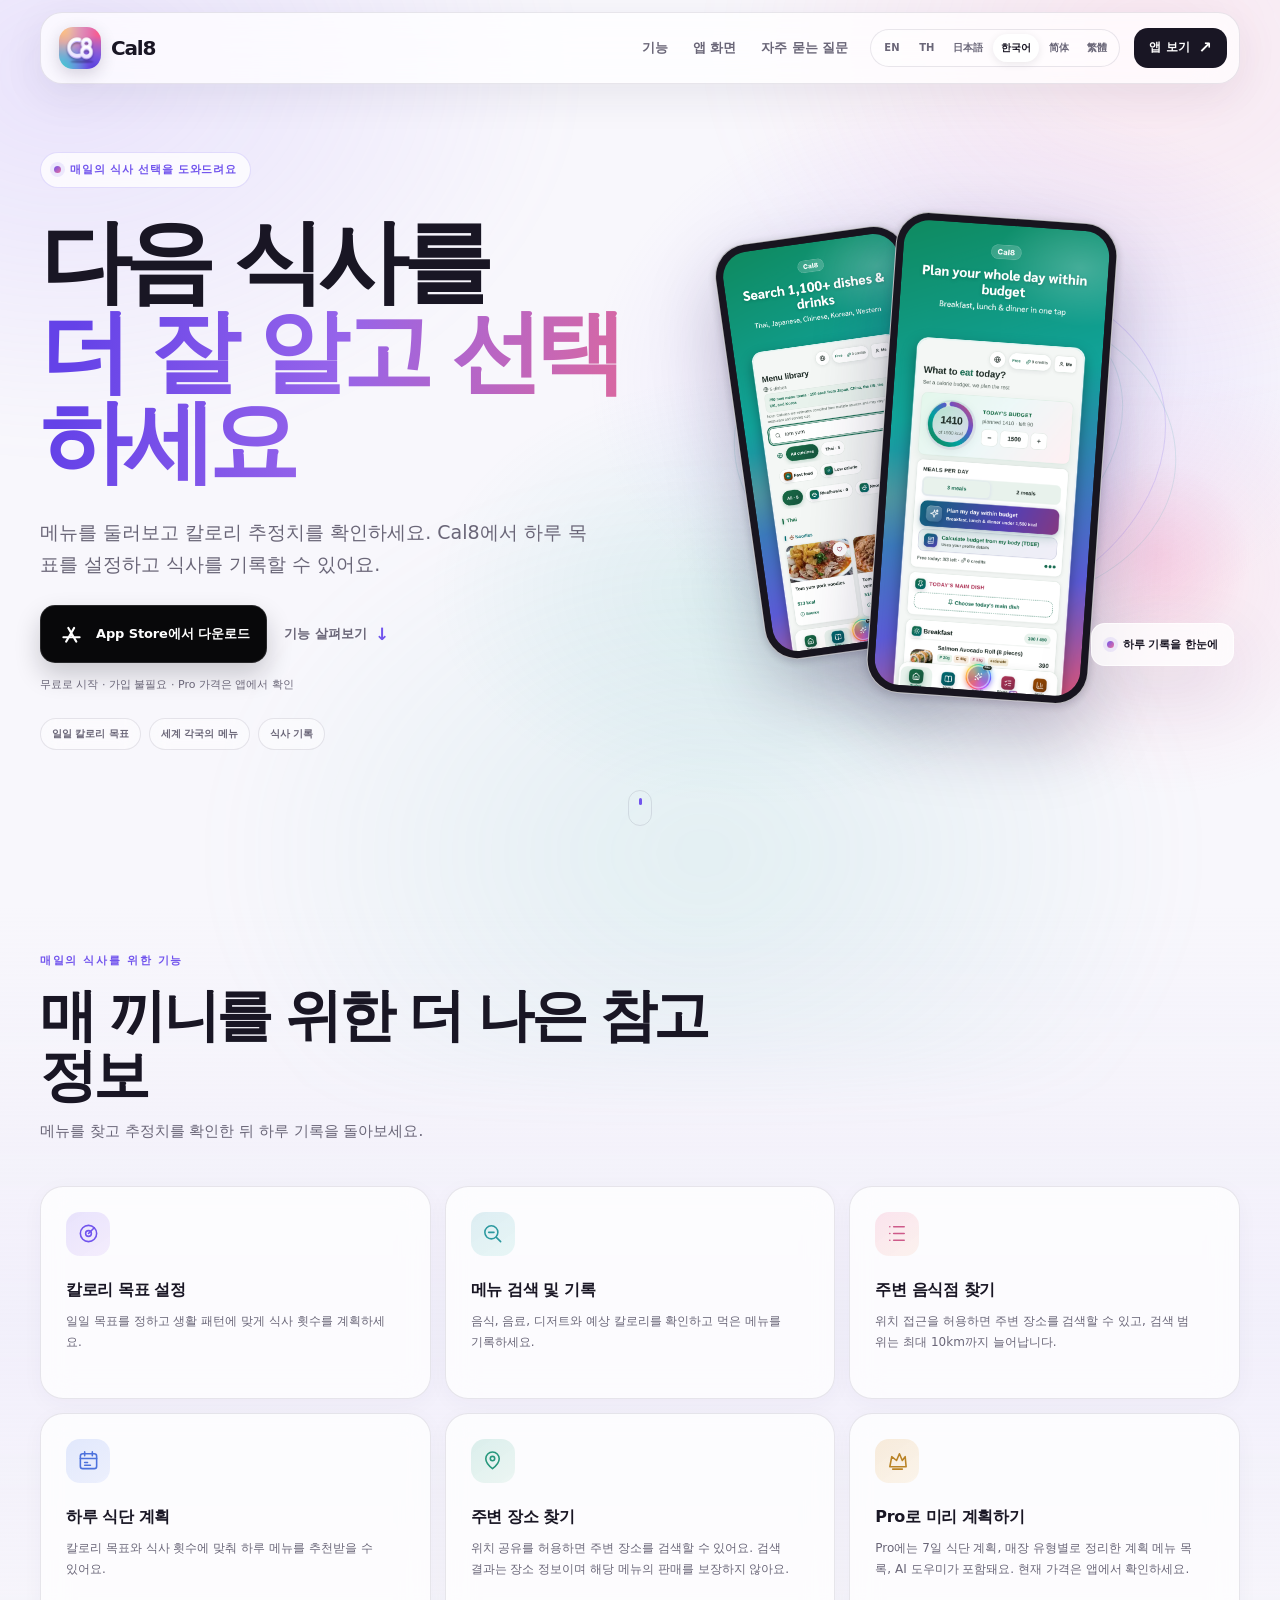
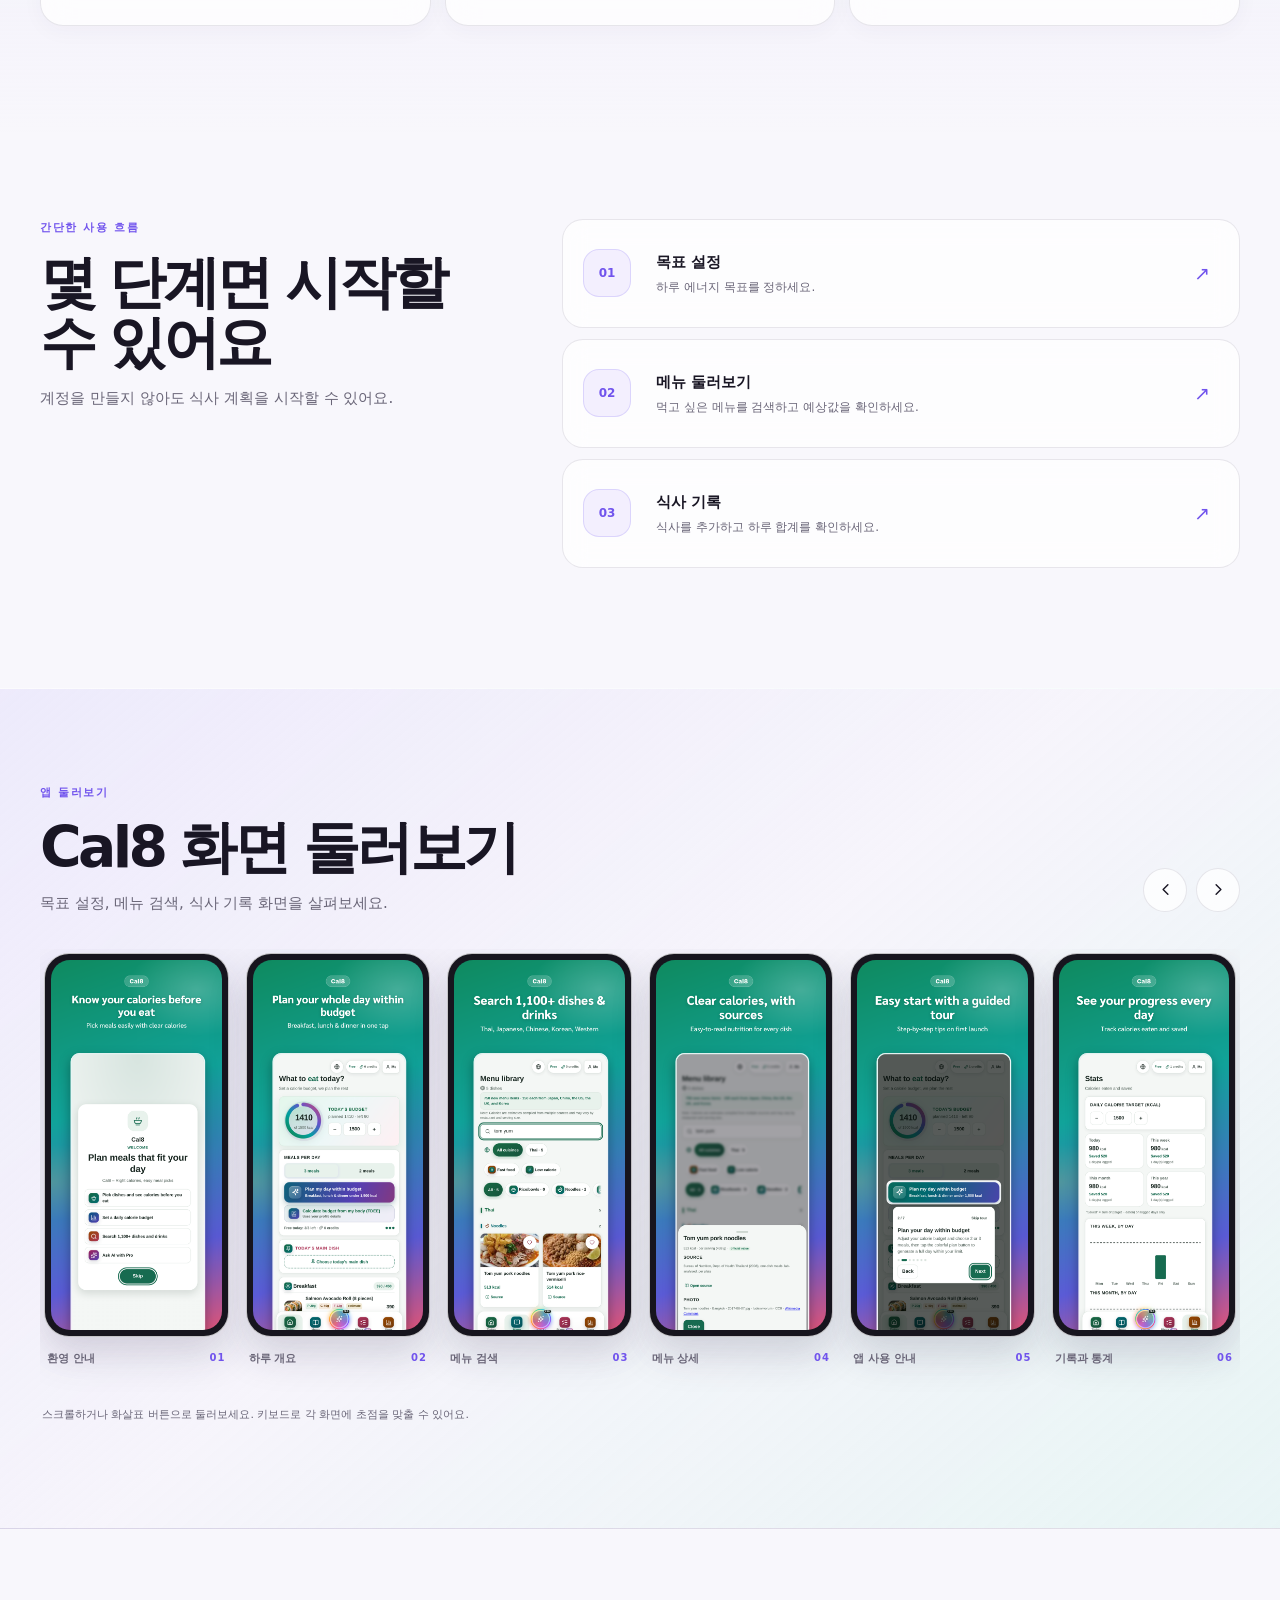
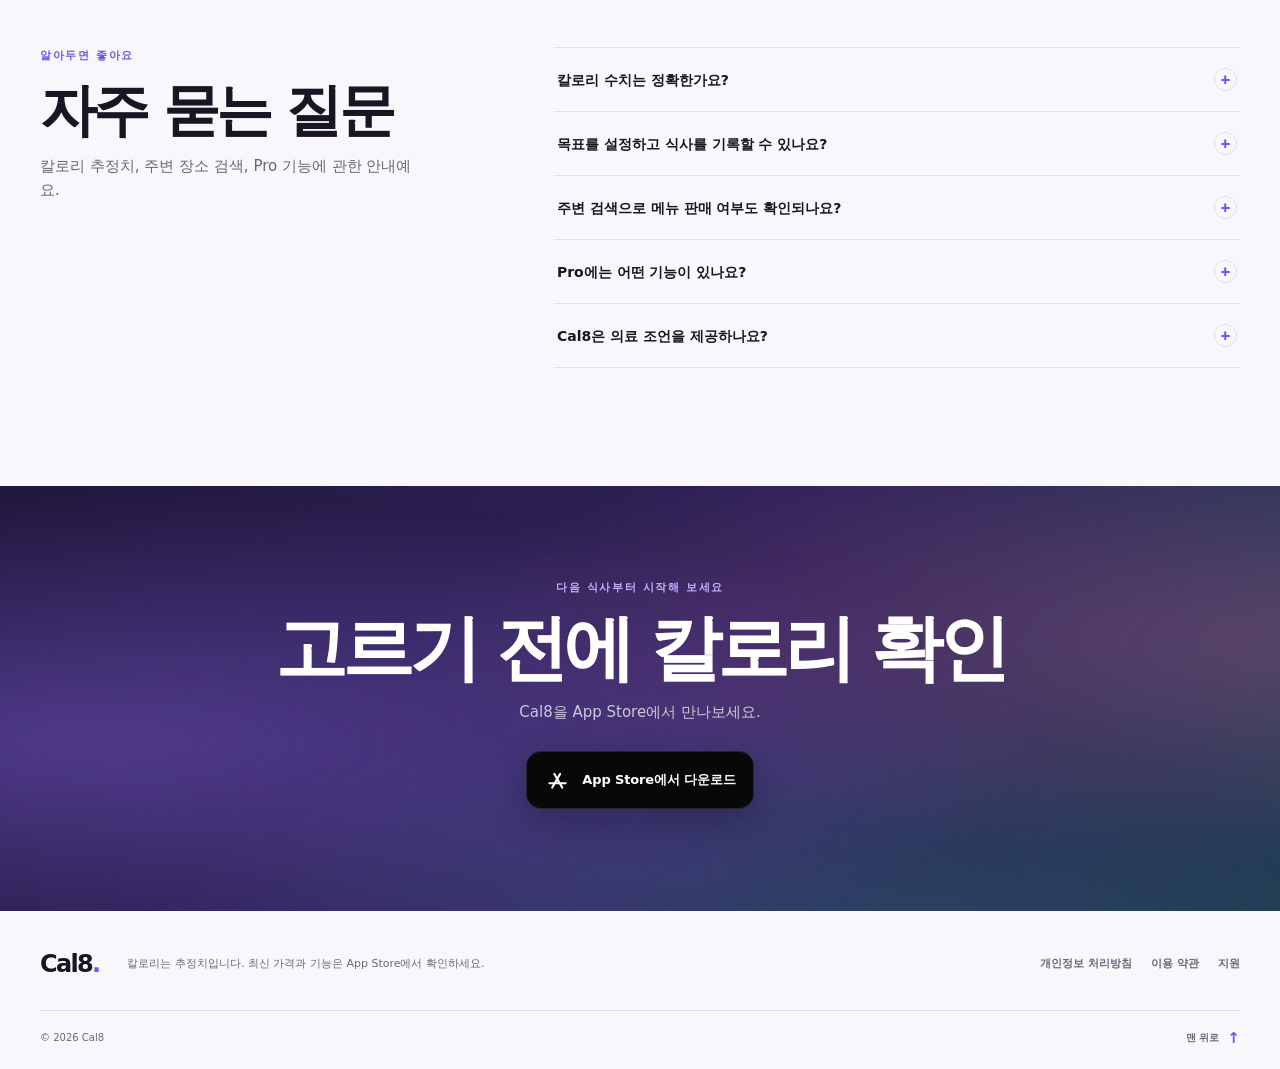
<file: ko/index.html>
<!doctype html>
<html lang="ko">
<head>
  <meta charset="utf-8">
  <meta name="viewport" content="width=device-width, initial-scale=1">
  <meta name="theme-color" content="#f8f7fc">
  <meta name="description" content="칼로리 목표 설정, 세계 메뉴 검색, 식사 기록, 주변 장소 검색. 가입 없이 무료로 시작하세요.">
  <meta property="og:type" content="website">
  <meta property="og:title" content="Cal8 — 고르기 전에 칼로리 확인">
  <meta property="og:description" content="칼로리 목표 설정, 세계 메뉴 검색, 식사 기록, 주변 장소 검색. 가입 없이 무료로 시작하세요.">
  <meta property="og:url" content="https://cal8.app/ko/">
  <meta property="og:image" content="https://cal8.app/assets/og-ko-1200x630.jpg">
  <meta name="twitter:card" content="summary_large_image">
  <meta name="twitter:title" content="Cal8 — 고르기 전에 칼로리 확인">
  <meta name="twitter:description" content="칼로리 목표 설정, 세계 메뉴 검색, 식사 기록, 주변 장소 검색. 가입 없이 무료로 시작하세요.">
  <meta name="twitter:image" content="https://cal8.app/assets/og-ko-1200x630.jpg">
  <meta name="apple-itunes-app" content="app-id=6823683906">
  <title>Cal8 — 고르기 전에 칼로리 확인</title>
  <link rel="canonical" href="https://cal8.app/ko/">
  <meta property="og:locale" content="ko_KR">
  <link rel="alternate" hreflang="en" href="https://cal8.app/">
  <link rel="alternate" hreflang="th" href="https://cal8.app/th/">
  <link rel="alternate" hreflang="ja" href="https://cal8.app/ja/">
  <link rel="alternate" hreflang="ko" href="https://cal8.app/ko/">
  <link rel="alternate" hreflang="zh-Hans" href="https://cal8.app/zh-Hans/">
  <link rel="alternate" hreflang="zh-Hant" href="https://cal8.app/zh-Hant/">
  <link rel="alternate" hreflang="x-default" href="https://cal8.app/">
  <link rel="icon" type="image/svg+xml" href="/assets/favicon.svg">
  <link rel="icon" type="image/png" sizes="32x32" href="/assets/favicon-32.png">
  <link rel="icon" type="image/png" sizes="16x16" href="/assets/favicon-16.png">
  <link rel="icon" href="/assets/favicon.ico" sizes="16x16 32x32 48x48">
  <link rel="apple-touch-icon" sizes="180x180" href="/assets/apple-touch-icon.png">
  <link rel="preload" as="image" href="/assets/shots/en/2-home.png">
  <link rel="stylesheet" href="/assets/site.css">
  <script type="application/ld+json">{"@context":"https://schema.org","@type":"SoftwareApplication","name":"Cal8","description":"칼로리 목표 설정, 세계 메뉴 검색, 식사 기록, 주변 장소 검색. 가입 없이 무료로 시작하세요.","applicationCategory":"HealthApplication","operatingSystem":"iOS","image":"https://cal8.app/assets/app-icon.png","url":"https://cal8.app/ko/","downloadUrl":"https://apps.apple.com/app/id6823683906"}</script>
  <script src="/assets/site.js" defer></script>
</head>
<body>
  <a class="skip-link" href="#main">본문으로 건너뛰기</a>
  <header class="site-header">
    <div class="header-inner shell">
      <a class="brand" href="#top" aria-label="Cal8"><img src="/assets/app-icon.png" alt="" width="42" height="42"><span>Cal8</span></a>
      <nav class="primary-nav" aria-label="주요 메뉴">
        <a href="#features">기능</a>
        <a href="#screenshots">앱 화면</a>
        <a href="#faq">자주 묻는 질문</a>
      </nav>
      <div class="header-right">
        <nav class="language-switcher" aria-label="언어 선택"><a href="/" lang="en" aria-label="English">EN</a><a href="/th/" lang="th" aria-label="ไทย">TH</a><a href="/ja/" lang="ja" aria-label="日本語">日本語</a><a href="/ko/" lang="ko" aria-label="한국어" aria-current="page">한국어</a><a href="/zh-Hans/" lang="zh-Hans" aria-label="简体中文">简体</a><a href="/zh-Hant/" lang="zh-Hant" aria-label="繁體中文">繁體</a></nav>
        <label class="language-select-control">
          <svg viewBox="0 0 24 24" aria-hidden="true"><circle cx="12" cy="12" r="9"></circle><path d="M3 12h18M12 3a15 15 0 0 1 0 18M12 3a15 15 0 0 0 0 18"></path></svg>
          <select class="language-select" data-language-select aria-label="언어 선택"><option value="/">English</option><option value="/th/">ไทย</option><option value="/ja/">日本語</option><option value="/ko/" selected="selected">한국어</option><option value="/zh-Hans/">简体中文</option><option value="/zh-Hant/">繁體中文</option></select>
        </label>
        <a class="header-cta" href="https://apps.apple.com/app/id6823683906" target="_blank" rel="noopener noreferrer">앱 보기<span aria-hidden="true">↗</span></a>
      </div>
    </div>
  </header>

  <main id="main">
    <section class="hero" id="top">
      <div class="hero-mesh" aria-hidden="true"></div>
      <div class="hero-inner shell">
        <div class="hero-copy reveal">
          <p class="eyebrow"><span class="eyebrow-mark" aria-hidden="true"></span>매일의 식사 선택을 도와드려요</p>
          <h1><span>다음 식사를</span><span class="headline-accent">더 잘 알고 선택하세요</span></h1>
          <p class="hero-lead">메뉴를 둘러보고 칼로리 추정치를 확인하세요. Cal8에서 하루 목표를 설정하고 식사를 기록할 수 있어요.</p>
          <div class="hero-actions">
            <a class="app-store-badge" href="https://apps.apple.com/app/id6823683906" target="_blank" rel="noopener noreferrer" aria-label="App Store에서 다운로드">
              <svg viewBox="0 0 24 24" aria-hidden="true" focusable="false"><path d="m14.3 6.2-7 12.1M9.2 6.2l7 12.1M4.8 14.4h14.4"></path></svg>
              <span>App Store에서 다운로드</span>
            </a>
            <a class="text-link" href="#features">기능 살펴보기<span aria-hidden="true">↓</span></a>
          </div>
          <p class="hero-note">무료로 시작 · 가입 불필요 · Pro 가격은 앱에서 확인</p>
          <div class="hero-tags" aria-label="Cal8 주요 기능">
            <span>일일 칼로리 목표</span><span>세계 각국의 메뉴</span><span>식사 기록</span>
          </div>
        </div>
        <div class="hero-visual reveal" aria-label="Cal8 앱 화면 미리 보기">
          <div class="visual-glow visual-glow-a" aria-hidden="true"></div>
          <div class="visual-glow visual-glow-b" aria-hidden="true"></div>
          <div class="visual-orbit" aria-hidden="true"></div>
          <div class="screen-frame screen-frame-back"><img src="/assets/shots/en/3-search.png" alt="메뉴 검색" width="660" height="1434"></div>
          <div class="screen-frame screen-frame-front"><img src="/assets/shots/en/2-home.png" alt="하루 개요" width="660" height="1434"></div>
          <div class="visual-caption"><span class="caption-dot" aria-hidden="true"></span>하루 기록을 한눈에</div>
        </div>
      </div>
      <a class="scroll-cue" href="#features" aria-label="기능 더 보기"><span></span></a>
    </section>

    <section class="section features-section" id="features">
      <div class="shell">
        <div class="section-heading reveal"><p class="kicker">매일의 식사를 위한 기능</p><h2>매 끼니를 위한 더 나은 참고 정보</h2><p>메뉴를 찾고 추정치를 확인한 뒤 하루 기록을 돌아보세요.</p></div>
        <div class="feature-grid">
          <article class="feature-card reveal"><span class="feature-icon icon-target" aria-hidden="true"><svg viewBox="0 0 24 24"><circle cx="12" cy="12" r="8.5"></circle><circle cx="12" cy="12" r="3"></circle><path d="m12 12 6-6"></path></svg></span><h3>칼로리 목표 설정</h3><p>일일 목표를 정하고 생활 패턴에 맞게 식사 횟수를 계획하세요.</p></article>
          <article class="feature-card reveal"><span class="feature-icon icon-menu" aria-hidden="true"><svg viewBox="0 0 24 24"><circle cx="10.8" cy="10.8" r="6.8"></circle><path d="m16 16 4.5 4.5M8 10.8h5.6"></path></svg></span><h3>메뉴 검색 및 기록</h3><p>음식, 음료, 디저트와 예상 칼로리를 확인하고 먹은 메뉴를 기록하세요.</p></article>
          <article class="feature-card reveal"><span class="feature-icon icon-log" aria-hidden="true"><svg viewBox="0 0 24 24"><path d="M8 5h11M8 12h11M8 19h11M4 5h.01M4 12h.01M4 19h.01"></path></svg></span><h3>주변 음식점 찾기</h3><p>위치 접근을 허용하면 주변 장소를 검색할 수 있고, 검색 범위는 최대 10km까지 늘어납니다.</p></article>
          <article class="feature-card reveal"><span class="feature-icon icon-plan" aria-hidden="true"><svg viewBox="0 0 24 24"><rect x="3.5" y="5" width="17" height="15.5" rx="2.5"></rect><path d="M8 3v4M16 3v4M3.5 10h17M8 14h3M8 17h6"></path></svg></span><h3>하루 식단 계획</h3><p>칼로리 목표와 식사 횟수에 맞춰 하루 메뉴를 추천받을 수 있어요.</p></article>
          <article class="feature-card reveal"><span class="feature-icon icon-nearby" aria-hidden="true"><svg viewBox="0 0 24 24"><path d="M19 10.2c0 5-7 10.3-7 10.3S5 15.2 5 10.2a7 7 0 1 1 14 0Z"></path><circle cx="12" cy="10" r="2.3"></circle></svg></span><h3>주변 장소 찾기</h3><p>위치 공유를 허용하면 주변 장소를 검색할 수 있어요. 검색 결과는 장소 정보이며 해당 메뉴의 판매를 보장하지 않아요.</p></article>
          <article class="feature-card feature-card-pro reveal"><span class="feature-icon icon-pro" aria-hidden="true"><svg viewBox="0 0 24 24"><path d="M4 18.5 6 8l5 4 3-7 3 7 3-4 1 10.5H4Z"></path><path d="M7 21h10"></path></svg></span><h3>Pro로 미리 계획하기</h3><p>Pro에는 7일 식단 계획, 매장 유형별로 정리한 계획 메뉴 목록, AI 도우미가 포함돼요. 현재 가격은 앱에서 확인하세요.</p></article>
        </div>
      </div>
    </section>

    <section class="how-section section" id="how-it-works">
      <div class="shell how-layout">
        <div class="section-heading reveal"><p class="kicker">간단한 사용 흐름</p><h2>몇 단계면 시작할 수 있어요</h2><p>계정을 만들지 않아도 식사 계획을 시작할 수 있어요.</p></div>
        <ol class="steps-list">
          <li class="step-card reveal"><span class="step-number">01</span><div><h3>목표 설정</h3><p>하루 에너지 목표를 정하세요.</p></div><span class="step-arrow" aria-hidden="true">↗</span></li>
          <li class="step-card reveal"><span class="step-number">02</span><div><h3>메뉴 둘러보기</h3><p>먹고 싶은 메뉴를 검색하고 예상값을 확인하세요.</p></div><span class="step-arrow" aria-hidden="true">↗</span></li>
          <li class="step-card reveal"><span class="step-number">03</span><div><h3>식사 기록</h3><p>식사를 추가하고 하루 합계를 확인하세요.</p></div><span class="step-arrow" aria-hidden="true">↗</span></li>
        </ol>
      </div>
    </section>

    <section class="screens-section section" id="screenshots">
      <div class="shell">
        <div class="screens-heading reveal"><div class="section-heading"><p class="kicker">앱 둘러보기</p><h2>Cal8 화면 둘러보기</h2><p>목표 설정, 메뉴 검색, 식사 기록 화면을 살펴보세요.</p></div><div class="carousel-controls"><button type="button" class="carousel-control" data-direction="-1" aria-label="이전 화면"><svg viewBox="0 0 24 24" aria-hidden="true"><path d="m15 18-6-6 6-6"></path></svg></button><button type="button" class="carousel-control" data-direction="1" aria-label="다음 화면"><svg viewBox="0 0 24 24" aria-hidden="true"><path d="m9 18 6-6-6-6"></path></svg></button></div></div>
        <ol class="screens-track" tabindex="0" data-carousel aria-label="Cal8 화면 둘러보기" aria-roledescription="carousel"><li class="shot-card" role="group" aria-roledescription="slide" aria-label="1 of 6" tabindex="0"><figure class="shot-figure"><div class="shot-frame"><img src="/assets/shots/en/1-intro.png" alt="환영 안내" width="660" height="1434" loading="lazy" decoding="async"></div><figcaption><span>환영 안내</span><span class="shot-index">01</span></figcaption></figure></li>
          <li class="shot-card" role="group" aria-roledescription="slide" aria-label="2 of 6" tabindex="0"><figure class="shot-figure"><div class="shot-frame"><img src="/assets/shots/en/2-home.png" alt="하루 개요" width="660" height="1434" loading="lazy" decoding="async"></div><figcaption><span>하루 개요</span><span class="shot-index">02</span></figcaption></figure></li>
          <li class="shot-card" role="group" aria-roledescription="slide" aria-label="3 of 6" tabindex="0"><figure class="shot-figure"><div class="shot-frame"><img src="/assets/shots/en/3-search.png" alt="메뉴 검색" width="660" height="1434" loading="lazy" decoding="async"></div><figcaption><span>메뉴 검색</span><span class="shot-index">03</span></figcaption></figure></li>
          <li class="shot-card" role="group" aria-roledescription="slide" aria-label="4 of 6" tabindex="0"><figure class="shot-figure"><div class="shot-frame"><img src="/assets/shots/en/4-detail.png" alt="메뉴 상세" width="660" height="1434" loading="lazy" decoding="async"></div><figcaption><span>메뉴 상세</span><span class="shot-index">04</span></figcaption></figure></li>
          <li class="shot-card" role="group" aria-roledescription="slide" aria-label="5 of 6" tabindex="0"><figure class="shot-figure"><div class="shot-frame"><img src="/assets/shots/en/5-tour.png" alt="앱 사용 안내" width="660" height="1434" loading="lazy" decoding="async"></div><figcaption><span>앱 사용 안내</span><span class="shot-index">05</span></figcaption></figure></li>
          <li class="shot-card" role="group" aria-roledescription="slide" aria-label="6 of 6" tabindex="0"><figure class="shot-figure"><div class="shot-frame"><img src="/assets/shots/en/6-stats.png" alt="기록과 통계" width="660" height="1434" loading="lazy" decoding="async"></div><figcaption><span>기록과 통계</span><span class="shot-index">06</span></figcaption></figure></li></ol>
        <p class="carousel-hint">스크롤하거나 화살표 버튼으로 둘러보세요. 키보드로 각 화면에 초점을 맞출 수 있어요.</p>
      </div>
    </section>

    <section class="faq-section section" id="faq">
      <div class="shell faq-layout">
        <div class="section-heading reveal"><p class="kicker">알아두면 좋아요</p><h2>자주 묻는 질문</h2><p>칼로리 추정치, 주변 장소 검색, Pro 기능에 관한 안내예요.</p></div>
        <div class="faq-list reveal">
          <details><summary>칼로리 수치는 정확한가요?<span aria-hidden="true"></span></summary><p>여러 자료를 바탕으로 한 추정치예요. 조리법, 식당, 제공량에 따라 실제 수치는 달라질 수 있어요.</p></details>
          <details><summary>목표를 설정하고 식사를 기록할 수 있나요?<span aria-hidden="true"></span></summary><p>네. 하루 칼로리 목표를 설정하고 먹은 메뉴를 기록해 당일 기록과 진행 상황을 확인할 수 있어요.</p></details>
          <details><summary>주변 검색으로 메뉴 판매 여부도 확인되나요?<span aria-hidden="true"></span></summary><p>아니요. 주변 장소를 찾는 기능이며 해당 식당이 특정 메뉴를 판매하는지 확인하지는 않아요.</p></details>
          <details><summary>Pro에는 어떤 기능이 있나요?<span aria-hidden="true"></span></summary><p>Pro에는 7일 식단 계획, 매장 유형별 메뉴 목록, AI 도우미가 포함돼요. 목록은 메뉴를 정리하며 식재료 정보는 포함하지 않아요. 최신 기능과 가격은 앱에서 확인할 수 있어요.</p></details>
          <details><summary>Cal8은 의료 조언을 제공하나요?<span aria-hidden="true"></span></summary><p>아니요. Cal8은 일반적인 식단 계획을 돕는 도구예요. 개인 건강이나 영양 관련 조언은 전문가와 상담하세요.</p></details>
        </div>
      </div>
    </section>

    <section class="final-cta">
      <div class="final-glow" aria-hidden="true"></div>
      <div class="shell final-content reveal"><p class="kicker">다음 식사부터 시작해 보세요</p><h2>고르기 전에 칼로리 확인</h2><p>Cal8을 App Store에서 만나보세요.</p><a class="app-store-badge" href="https://apps.apple.com/app/id6823683906" target="_blank" rel="noopener noreferrer" aria-label="App Store에서 다운로드"><svg viewBox="0 0 24 24" aria-hidden="true" focusable="false"><path d="m14.3 6.2-7 12.1M9.2 6.2l7 12.1M4.8 14.4h14.4"></path></svg><span>App Store에서 다운로드</span></a></div>
    </section>
  </main>

  <footer class="site-footer">
    <div class="shell footer-main"><a class="footer-brand" href="#top">Cal8<span>.</span></a><p>칼로리는 추정치입니다. 최신 가격과 기능은 App Store에서 확인하세요.</p><nav class="legal-links" aria-label="법률 및 지원"><a href="https://legal.cal8.app/privacy">개인정보 처리방침</a><a href="https://legal.cal8.app/terms">이용 약관</a><a href="https://legal.cal8.app/">지원</a></nav></div>
    <div class="shell footer-bottom"><span>© <span data-year></span> Cal8</span><a href="#top">맨 위로 <span aria-hidden="true">↑</span></a></div>
  </footer>
</body>
</html>
</file>
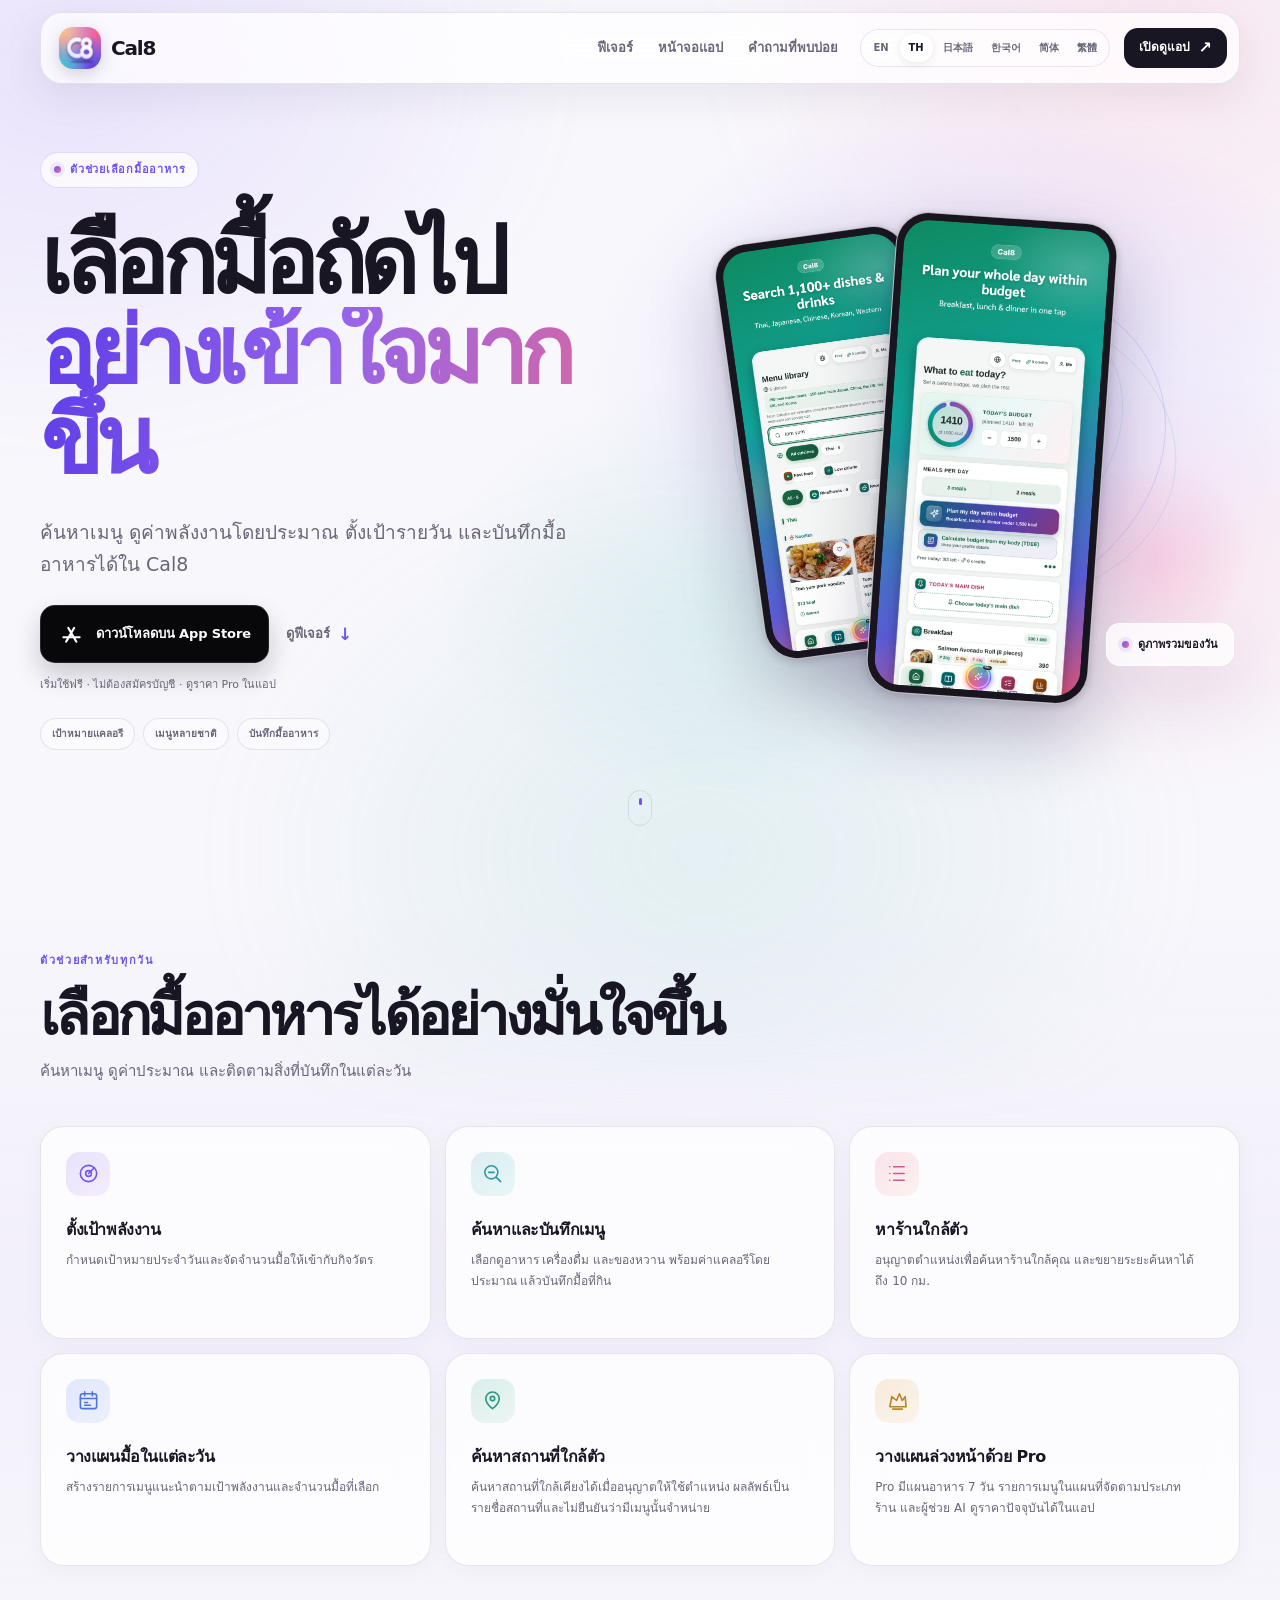
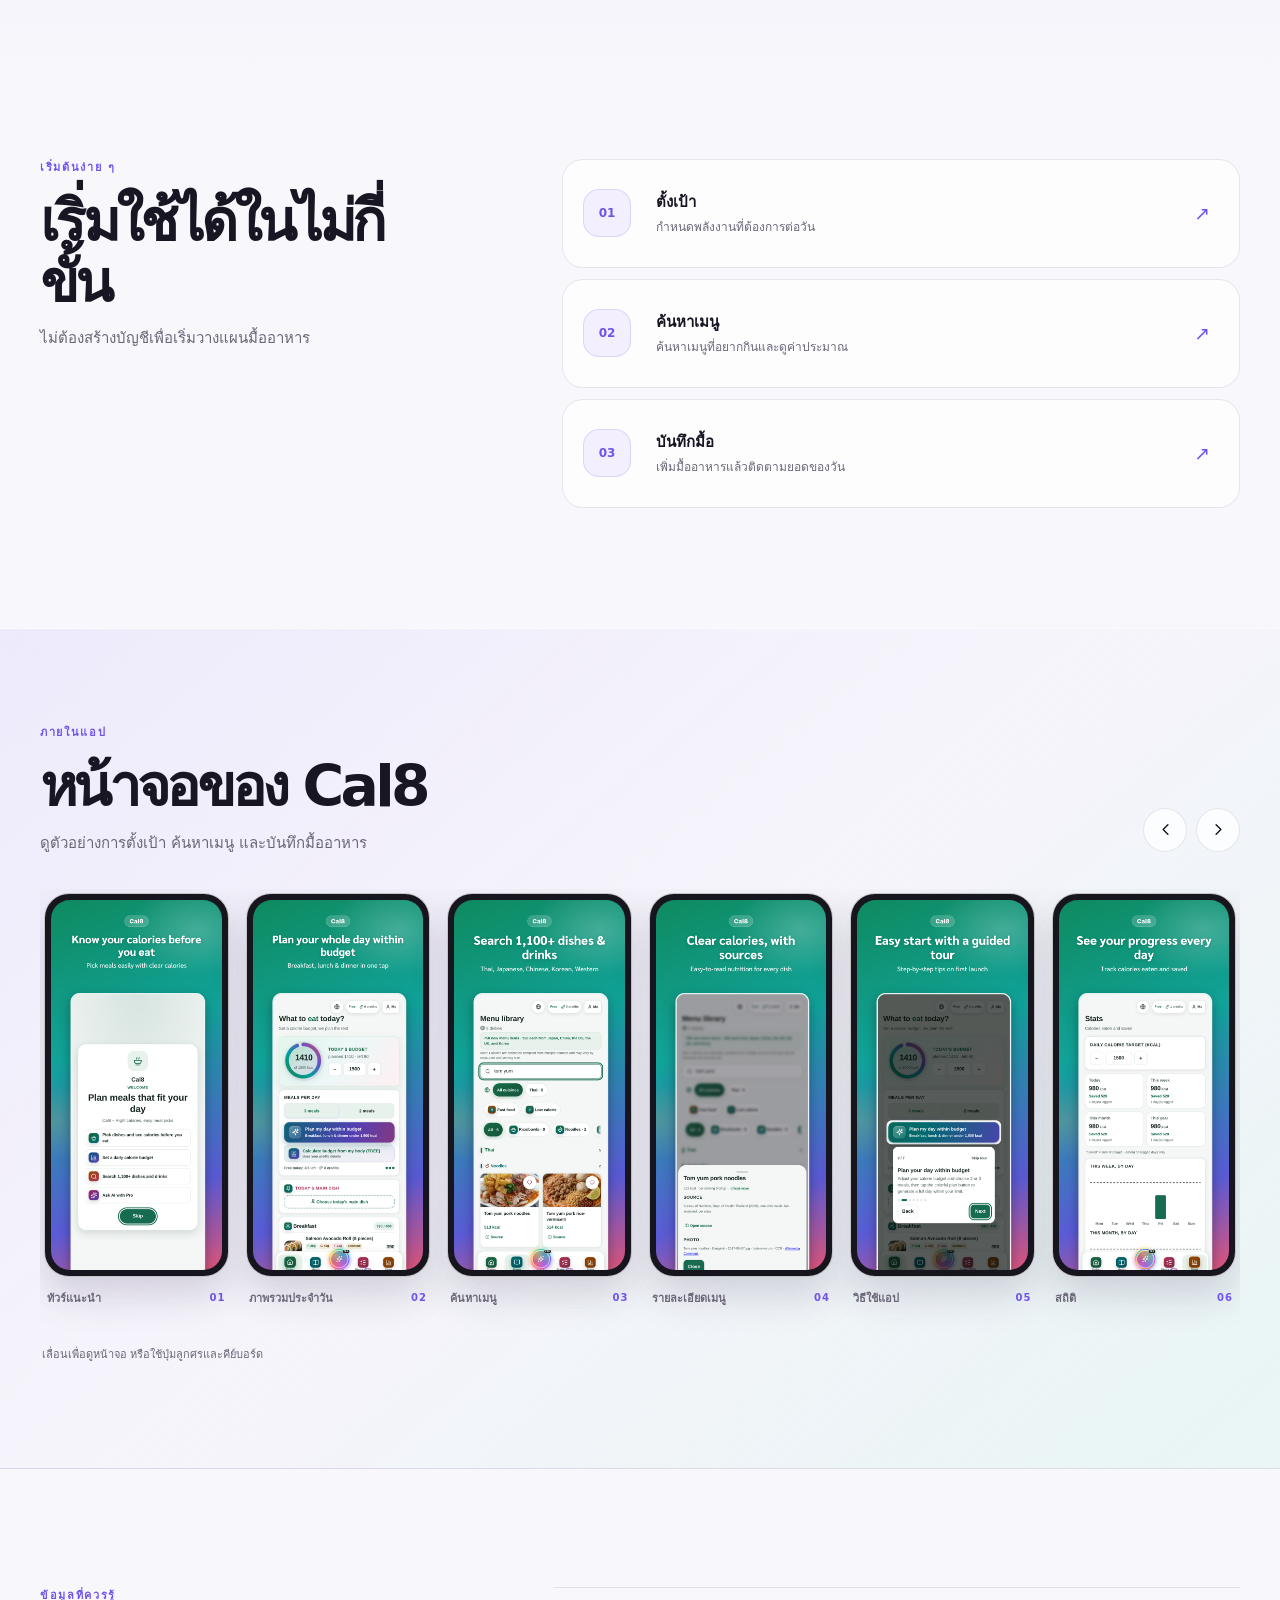
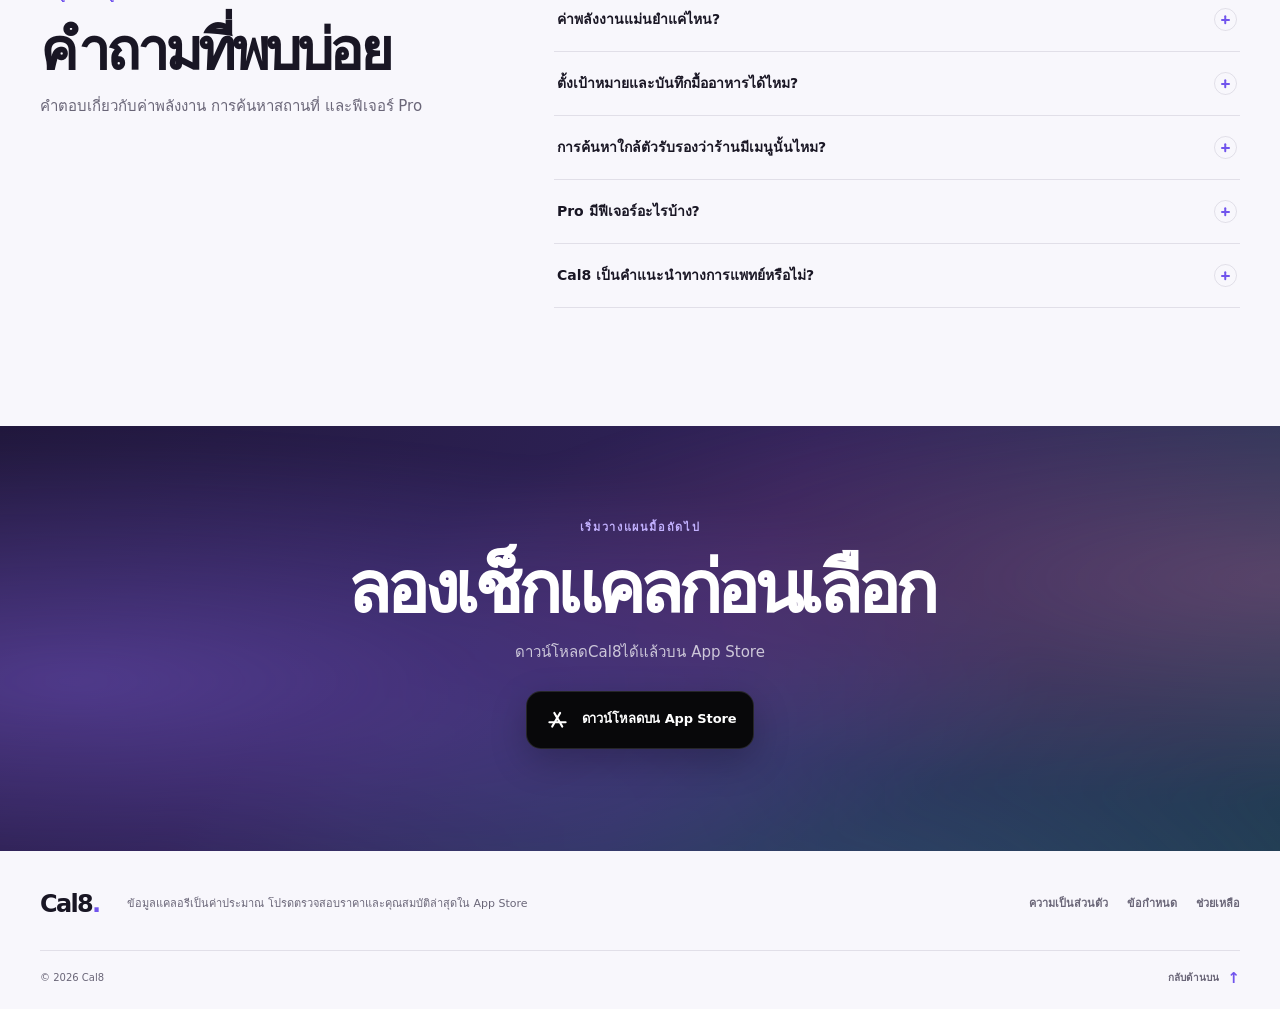
<file: th/index.html>
<!doctype html>
<html lang="th">
<head>
  <meta charset="utf-8">
  <meta name="viewport" content="width=device-width, initial-scale=1">
  <meta name="theme-color" content="#f8f7fc">
  <meta name="description" content="ตั้งเป้าพลังงาน ค้นหาเมนูหลายชาติ บันทึกมื้อ และหาร้านใกล้ตัวได้ เริ่มใช้ฟรี ไม่ต้องสมัครบัญชี">
  <meta property="og:type" content="website">
  <meta property="og:title" content="Cal8 — ก่อนสั่งลองเช็กแคล">
  <meta property="og:description" content="ตั้งเป้าพลังงาน ค้นหาเมนูหลายชาติ บันทึกมื้อ และหาร้านใกล้ตัวได้ เริ่มใช้ฟรี ไม่ต้องสมัครบัญชี">
  <meta property="og:url" content="https://cal8.app/th/">
  <meta property="og:image" content="https://cal8.app/assets/og-th-1200x630.jpg">
  <meta name="twitter:card" content="summary_large_image">
  <meta name="twitter:title" content="Cal8 — ก่อนสั่งลองเช็กแคล">
  <meta name="twitter:description" content="ตั้งเป้าพลังงาน ค้นหาเมนูหลายชาติ บันทึกมื้อ และหาร้านใกล้ตัวได้ เริ่มใช้ฟรี ไม่ต้องสมัครบัญชี">
  <meta name="twitter:image" content="https://cal8.app/assets/og-th-1200x630.jpg">
  <meta name="apple-itunes-app" content="app-id=6823683906">
  <title>Cal8 — ก่อนสั่งลองเช็กแคล</title>
  <link rel="canonical" href="https://cal8.app/th/">
  <meta property="og:locale" content="th_TH">
  <link rel="alternate" hreflang="en" href="https://cal8.app/">
  <link rel="alternate" hreflang="th" href="https://cal8.app/th/">
  <link rel="alternate" hreflang="ja" href="https://cal8.app/ja/">
  <link rel="alternate" hreflang="ko" href="https://cal8.app/ko/">
  <link rel="alternate" hreflang="zh-Hans" href="https://cal8.app/zh-Hans/">
  <link rel="alternate" hreflang="zh-Hant" href="https://cal8.app/zh-Hant/">
  <link rel="alternate" hreflang="x-default" href="https://cal8.app/">
  <link rel="icon" type="image/svg+xml" href="/assets/favicon.svg">
  <link rel="icon" type="image/png" sizes="32x32" href="/assets/favicon-32.png">
  <link rel="icon" type="image/png" sizes="16x16" href="/assets/favicon-16.png">
  <link rel="icon" href="/assets/favicon.ico" sizes="16x16 32x32 48x48">
  <link rel="apple-touch-icon" sizes="180x180" href="/assets/apple-touch-icon.png">
  <link rel="preload" as="image" href="/assets/shots/en/2-home.png">
  <link rel="stylesheet" href="/assets/site.css">
  <script type="application/ld+json">{"@context":"https://schema.org","@type":"SoftwareApplication","name":"Cal8","description":"ตั้งเป้าพลังงาน ค้นหาเมนูหลายชาติ บันทึกมื้อ และหาร้านใกล้ตัวได้ เริ่มใช้ฟรี ไม่ต้องสมัครบัญชี","applicationCategory":"HealthApplication","operatingSystem":"iOS","image":"https://cal8.app/assets/app-icon.png","url":"https://cal8.app/th/","downloadUrl":"https://apps.apple.com/app/id6823683906"}</script>
  <script src="/assets/site.js" defer></script>
</head>
<body>
  <a class="skip-link" href="#main">ข้ามไปยังเนื้อหาหลัก</a>
  <header class="site-header">
    <div class="header-inner shell">
      <a class="brand" href="#top" aria-label="Cal8"><img src="/assets/app-icon.png" alt="" width="42" height="42"><span>Cal8</span></a>
      <nav class="primary-nav" aria-label="เมนูหลัก">
        <a href="#features">ฟีเจอร์</a>
        <a href="#screenshots">หน้าจอแอป</a>
        <a href="#faq">คำถามที่พบบ่อย</a>
      </nav>
      <div class="header-right">
        <nav class="language-switcher" aria-label="เลือกภาษา"><a href="/" lang="en" aria-label="English">EN</a><a href="/th/" lang="th" aria-label="ไทย" aria-current="page">TH</a><a href="/ja/" lang="ja" aria-label="日本語">日本語</a><a href="/ko/" lang="ko" aria-label="한국어">한국어</a><a href="/zh-Hans/" lang="zh-Hans" aria-label="简体中文">简体</a><a href="/zh-Hant/" lang="zh-Hant" aria-label="繁體中文">繁體</a></nav>
        <label class="language-select-control">
          <svg viewBox="0 0 24 24" aria-hidden="true"><circle cx="12" cy="12" r="9"></circle><path d="M3 12h18M12 3a15 15 0 0 1 0 18M12 3a15 15 0 0 0 0 18"></path></svg>
          <select class="language-select" data-language-select aria-label="เลือกภาษา"><option value="/">English</option><option value="/th/" selected="selected">ไทย</option><option value="/ja/">日本語</option><option value="/ko/">한국어</option><option value="/zh-Hans/">简体中文</option><option value="/zh-Hant/">繁體中文</option></select>
        </label>
        <a class="header-cta" href="https://apps.apple.com/app/id6823683906" target="_blank" rel="noopener noreferrer">เปิดดูแอป<span aria-hidden="true">↗</span></a>
      </div>
    </div>
  </header>

  <main id="main">
    <section class="hero" id="top">
      <div class="hero-mesh" aria-hidden="true"></div>
      <div class="hero-inner shell">
        <div class="hero-copy reveal">
          <p class="eyebrow"><span class="eyebrow-mark" aria-hidden="true"></span>ตัวช่วยเลือกมื้ออาหาร</p>
          <h1><span>เลือกมื้อถัดไป</span><span class="headline-accent">อย่างเข้าใจมากขึ้น</span></h1>
          <p class="hero-lead">ค้นหาเมนู ดูค่าพลังงานโดยประมาณ ตั้งเป้ารายวัน และบันทึกมื้ออาหารได้ใน Cal8</p>
          <div class="hero-actions">
            <a class="app-store-badge" href="https://apps.apple.com/app/id6823683906" target="_blank" rel="noopener noreferrer" aria-label="ดาวน์โหลดบน App Store">
              <svg viewBox="0 0 24 24" aria-hidden="true" focusable="false"><path d="m14.3 6.2-7 12.1M9.2 6.2l7 12.1M4.8 14.4h14.4"></path></svg>
              <span>ดาวน์โหลดบน App Store</span>
            </a>
            <a class="text-link" href="#features">ดูฟีเจอร์<span aria-hidden="true">↓</span></a>
          </div>
          <p class="hero-note">เริ่มใช้ฟรี · ไม่ต้องสมัครบัญชี · ดูราคา Pro ในแอป</p>
          <div class="hero-tags" aria-label="จุดเด่นของ Cal8">
            <span>เป้าหมายแคลอรี</span><span>เมนูหลายชาติ</span><span>บันทึกมื้ออาหาร</span>
          </div>
        </div>
        <div class="hero-visual reveal" aria-label="ตัวอย่างหน้าจอแอป Cal8">
          <div class="visual-glow visual-glow-a" aria-hidden="true"></div>
          <div class="visual-glow visual-glow-b" aria-hidden="true"></div>
          <div class="visual-orbit" aria-hidden="true"></div>
          <div class="screen-frame screen-frame-back"><img src="/assets/shots/en/3-search.png" alt="ค้นหาเมนู" width="660" height="1434"></div>
          <div class="screen-frame screen-frame-front"><img src="/assets/shots/en/2-home.png" alt="ภาพรวมประจำวัน" width="660" height="1434"></div>
          <div class="visual-caption"><span class="caption-dot" aria-hidden="true"></span>ดูภาพรวมของวัน</div>
        </div>
      </div>
      <a class="scroll-cue" href="#features" aria-label="เลื่อนดูฟีเจอร์"><span></span></a>
    </section>

    <section class="section features-section" id="features">
      <div class="shell">
        <div class="section-heading reveal"><p class="kicker">ตัวช่วยสำหรับทุกวัน</p><h2>เลือกมื้ออาหารได้อย่างมั่นใจขึ้น</h2><p>ค้นหาเมนู ดูค่าประมาณ และติดตามสิ่งที่บันทึกในแต่ละวัน</p></div>
        <div class="feature-grid">
          <article class="feature-card reveal"><span class="feature-icon icon-target" aria-hidden="true"><svg viewBox="0 0 24 24"><circle cx="12" cy="12" r="8.5"></circle><circle cx="12" cy="12" r="3"></circle><path d="m12 12 6-6"></path></svg></span><h3>ตั้งเป้าพลังงาน</h3><p>กำหนดเป้าหมายประจำวันและจัดจำนวนมื้อให้เข้ากับกิจวัตร</p></article>
          <article class="feature-card reveal"><span class="feature-icon icon-menu" aria-hidden="true"><svg viewBox="0 0 24 24"><circle cx="10.8" cy="10.8" r="6.8"></circle><path d="m16 16 4.5 4.5M8 10.8h5.6"></path></svg></span><h3>ค้นหาและบันทึกเมนู</h3><p>เลือกดูอาหาร เครื่องดื่ม และของหวาน พร้อมค่าแคลอรีโดยประมาณ แล้วบันทึกมื้อที่กิน</p></article>
          <article class="feature-card reveal"><span class="feature-icon icon-log" aria-hidden="true"><svg viewBox="0 0 24 24"><path d="M8 5h11M8 12h11M8 19h11M4 5h.01M4 12h.01M4 19h.01"></path></svg></span><h3>หาร้านใกล้ตัว</h3><p>อนุญาตตำแหน่งเพื่อค้นหาร้านใกล้คุณ และขยายระยะค้นหาได้ถึง 10 กม.</p></article>
          <article class="feature-card reveal"><span class="feature-icon icon-plan" aria-hidden="true"><svg viewBox="0 0 24 24"><rect x="3.5" y="5" width="17" height="15.5" rx="2.5"></rect><path d="M8 3v4M16 3v4M3.5 10h17M8 14h3M8 17h6"></path></svg></span><h3>วางแผนมื้อในแต่ละวัน</h3><p>สร้างรายการเมนูแนะนำตามเป้าพลังงานและจำนวนมื้อที่เลือก</p></article>
          <article class="feature-card reveal"><span class="feature-icon icon-nearby" aria-hidden="true"><svg viewBox="0 0 24 24"><path d="M19 10.2c0 5-7 10.3-7 10.3S5 15.2 5 10.2a7 7 0 1 1 14 0Z"></path><circle cx="12" cy="10" r="2.3"></circle></svg></span><h3>ค้นหาสถานที่ใกล้ตัว</h3><p>ค้นหาสถานที่ใกล้เคียงได้เมื่ออนุญาตให้ใช้ตำแหน่ง ผลลัพธ์เป็นรายชื่อสถานที่และไม่ยืนยันว่ามีเมนูนั้นจำหน่าย</p></article>
          <article class="feature-card feature-card-pro reveal"><span class="feature-icon icon-pro" aria-hidden="true"><svg viewBox="0 0 24 24"><path d="M4 18.5 6 8l5 4 3-7 3 7 3-4 1 10.5H4Z"></path><path d="M7 21h10"></path></svg></span><h3>วางแผนล่วงหน้าด้วย Pro</h3><p>Pro มีแผนอาหาร 7 วัน รายการเมนูในแผนที่จัดตามประเภทร้าน และผู้ช่วย AI ดูราคาปัจจุบันได้ในแอป</p></article>
        </div>
      </div>
    </section>

    <section class="how-section section" id="how-it-works">
      <div class="shell how-layout">
        <div class="section-heading reveal"><p class="kicker">เริ่มต้นง่าย ๆ</p><h2>เริ่มใช้ได้ในไม่กี่ขั้น</h2><p>ไม่ต้องสร้างบัญชีเพื่อเริ่มวางแผนมื้ออาหาร</p></div>
        <ol class="steps-list">
          <li class="step-card reveal"><span class="step-number">01</span><div><h3>ตั้งเป้า</h3><p>กำหนดพลังงานที่ต้องการต่อวัน</p></div><span class="step-arrow" aria-hidden="true">↗</span></li>
          <li class="step-card reveal"><span class="step-number">02</span><div><h3>ค้นหาเมนู</h3><p>ค้นหาเมนูที่อยากกินและดูค่าประมาณ</p></div><span class="step-arrow" aria-hidden="true">↗</span></li>
          <li class="step-card reveal"><span class="step-number">03</span><div><h3>บันทึกมื้อ</h3><p>เพิ่มมื้ออาหารแล้วติดตามยอดของวัน</p></div><span class="step-arrow" aria-hidden="true">↗</span></li>
        </ol>
      </div>
    </section>

    <section class="screens-section section" id="screenshots">
      <div class="shell">
        <div class="screens-heading reveal"><div class="section-heading"><p class="kicker">ภายในแอป</p><h2>หน้าจอของ Cal8</h2><p>ดูตัวอย่างการตั้งเป้า ค้นหาเมนู และบันทึกมื้ออาหาร</p></div><div class="carousel-controls"><button type="button" class="carousel-control" data-direction="-1" aria-label="หน้าจอก่อนหน้า"><svg viewBox="0 0 24 24" aria-hidden="true"><path d="m15 18-6-6 6-6"></path></svg></button><button type="button" class="carousel-control" data-direction="1" aria-label="หน้าจอถัดไป"><svg viewBox="0 0 24 24" aria-hidden="true"><path d="m9 18 6-6-6-6"></path></svg></button></div></div>
        <ol class="screens-track" tabindex="0" data-carousel aria-label="หน้าจอของ Cal8" aria-roledescription="carousel"><li class="shot-card" role="group" aria-roledescription="slide" aria-label="1 of 6" tabindex="0"><figure class="shot-figure"><div class="shot-frame"><img src="/assets/shots/en/1-intro.png" alt="ทัวร์แนะนำ" width="660" height="1434" loading="lazy" decoding="async"></div><figcaption><span>ทัวร์แนะนำ</span><span class="shot-index">01</span></figcaption></figure></li>
          <li class="shot-card" role="group" aria-roledescription="slide" aria-label="2 of 6" tabindex="0"><figure class="shot-figure"><div class="shot-frame"><img src="/assets/shots/en/2-home.png" alt="ภาพรวมประจำวัน" width="660" height="1434" loading="lazy" decoding="async"></div><figcaption><span>ภาพรวมประจำวัน</span><span class="shot-index">02</span></figcaption></figure></li>
          <li class="shot-card" role="group" aria-roledescription="slide" aria-label="3 of 6" tabindex="0"><figure class="shot-figure"><div class="shot-frame"><img src="/assets/shots/en/3-search.png" alt="ค้นหาเมนู" width="660" height="1434" loading="lazy" decoding="async"></div><figcaption><span>ค้นหาเมนู</span><span class="shot-index">03</span></figcaption></figure></li>
          <li class="shot-card" role="group" aria-roledescription="slide" aria-label="4 of 6" tabindex="0"><figure class="shot-figure"><div class="shot-frame"><img src="/assets/shots/en/4-detail.png" alt="รายละเอียดเมนู" width="660" height="1434" loading="lazy" decoding="async"></div><figcaption><span>รายละเอียดเมนู</span><span class="shot-index">04</span></figcaption></figure></li>
          <li class="shot-card" role="group" aria-roledescription="slide" aria-label="5 of 6" tabindex="0"><figure class="shot-figure"><div class="shot-frame"><img src="/assets/shots/en/5-tour.png" alt="วิธีใช้แอป" width="660" height="1434" loading="lazy" decoding="async"></div><figcaption><span>วิธีใช้แอป</span><span class="shot-index">05</span></figcaption></figure></li>
          <li class="shot-card" role="group" aria-roledescription="slide" aria-label="6 of 6" tabindex="0"><figure class="shot-figure"><div class="shot-frame"><img src="/assets/shots/en/6-stats.png" alt="สถิติ" width="660" height="1434" loading="lazy" decoding="async"></div><figcaption><span>สถิติ</span><span class="shot-index">06</span></figcaption></figure></li></ol>
        <p class="carousel-hint">เลื่อนเพื่อดูหน้าจอ หรือใช้ปุ่มลูกศรและคีย์บอร์ด</p>
      </div>
    </section>

    <section class="faq-section section" id="faq">
      <div class="shell faq-layout">
        <div class="section-heading reveal"><p class="kicker">ข้อมูลที่ควรรู้</p><h2>คำถามที่พบบ่อย</h2><p>คำตอบเกี่ยวกับค่าพลังงาน การค้นหาสถานที่ และฟีเจอร์ Pro</p></div>
        <div class="faq-list reveal">
          <details><summary>ค่าพลังงานแม่นยำแค่ไหน?<span aria-hidden="true"></span></summary><p>เป็นค่าประมาณจากข้อมูลหลายแหล่ง สูตรอาหาร ร้านค้า และปริมาณเสิร์ฟอาจทำให้ค่าจริงแตกต่างกัน</p></details>
          <details><summary>ตั้งเป้าหมายและบันทึกมื้ออาหารได้ไหม?<span aria-hidden="true"></span></summary><p>ได้ ตั้งเป้าพลังงานต่อวัน บันทึกเมนูที่รับประทาน และย้อนดูมื้อที่บันทึกกับภาพรวมของวันได้</p></details>
          <details><summary>การค้นหาใกล้ตัวรับรองว่าร้านมีเมนูนั้นไหม?<span aria-hidden="true"></span></summary><p>ไม่รับรอง การค้นหาช่วยหาสถานที่ใกล้เคียง แต่ไม่ได้ยืนยันว่าร้านมีเมนูนั้นจำหน่าย</p></details>
          <details><summary>Pro มีฟีเจอร์อะไรบ้าง?<span aria-hidden="true"></span></summary><p>Pro มีแผนอาหาร 7 วัน รายการซื้อของที่จัดเมนูตามประเภทร้าน และผู้ช่วย AI รายการนี้เป็นเมนูที่ต้องซื้อ ไม่ได้ระบุวัตถุดิบ ฟีเจอร์และราคาปัจจุบันแสดงในแอป</p></details>
          <details><summary>Cal8 เป็นคำแนะนำทางการแพทย์หรือไม่?<span aria-hidden="true"></span></summary><p>ไม่ใช่ Cal8 เป็นเครื่องมือช่วยวางแผนทั่วไป หากต้องการคำแนะนำด้านสุขภาพเฉพาะบุคคล โปรดปรึกษาผู้เชี่ยวชาญ</p></details>
        </div>
      </div>
    </section>

    <section class="final-cta">
      <div class="final-glow" aria-hidden="true"></div>
      <div class="shell final-content reveal"><p class="kicker">เริ่มวางแผนมื้อถัดไป</p><h2>ลองเช็กแคลก่อนเลือก</h2><p>ดาวน์โหลดCal8ได้แล้วบน App Store</p><a class="app-store-badge" href="https://apps.apple.com/app/id6823683906" target="_blank" rel="noopener noreferrer" aria-label="ดาวน์โหลดบน App Store"><svg viewBox="0 0 24 24" aria-hidden="true" focusable="false"><path d="m14.3 6.2-7 12.1M9.2 6.2l7 12.1M4.8 14.4h14.4"></path></svg><span>ดาวน์โหลดบน App Store</span></a></div>
    </section>
  </main>

  <footer class="site-footer">
    <div class="shell footer-main"><a class="footer-brand" href="#top">Cal8<span>.</span></a><p>ข้อมูลแคลอรีเป็นค่าประมาณ โปรดตรวจสอบราคาและคุณสมบัติล่าสุดใน App Store</p><nav class="legal-links" aria-label="ข้อกฎหมายและการช่วยเหลือ"><a href="https://legal.cal8.app/privacy">ความเป็นส่วนตัว</a><a href="https://legal.cal8.app/terms">ข้อกำหนด</a><a href="https://legal.cal8.app/">ช่วยเหลือ</a></nav></div>
    <div class="shell footer-bottom"><span>© <span data-year></span> Cal8</span><a href="#top">กลับด้านบน <span aria-hidden="true">↑</span></a></div>
  </footer>
</body>
</html>
</file>
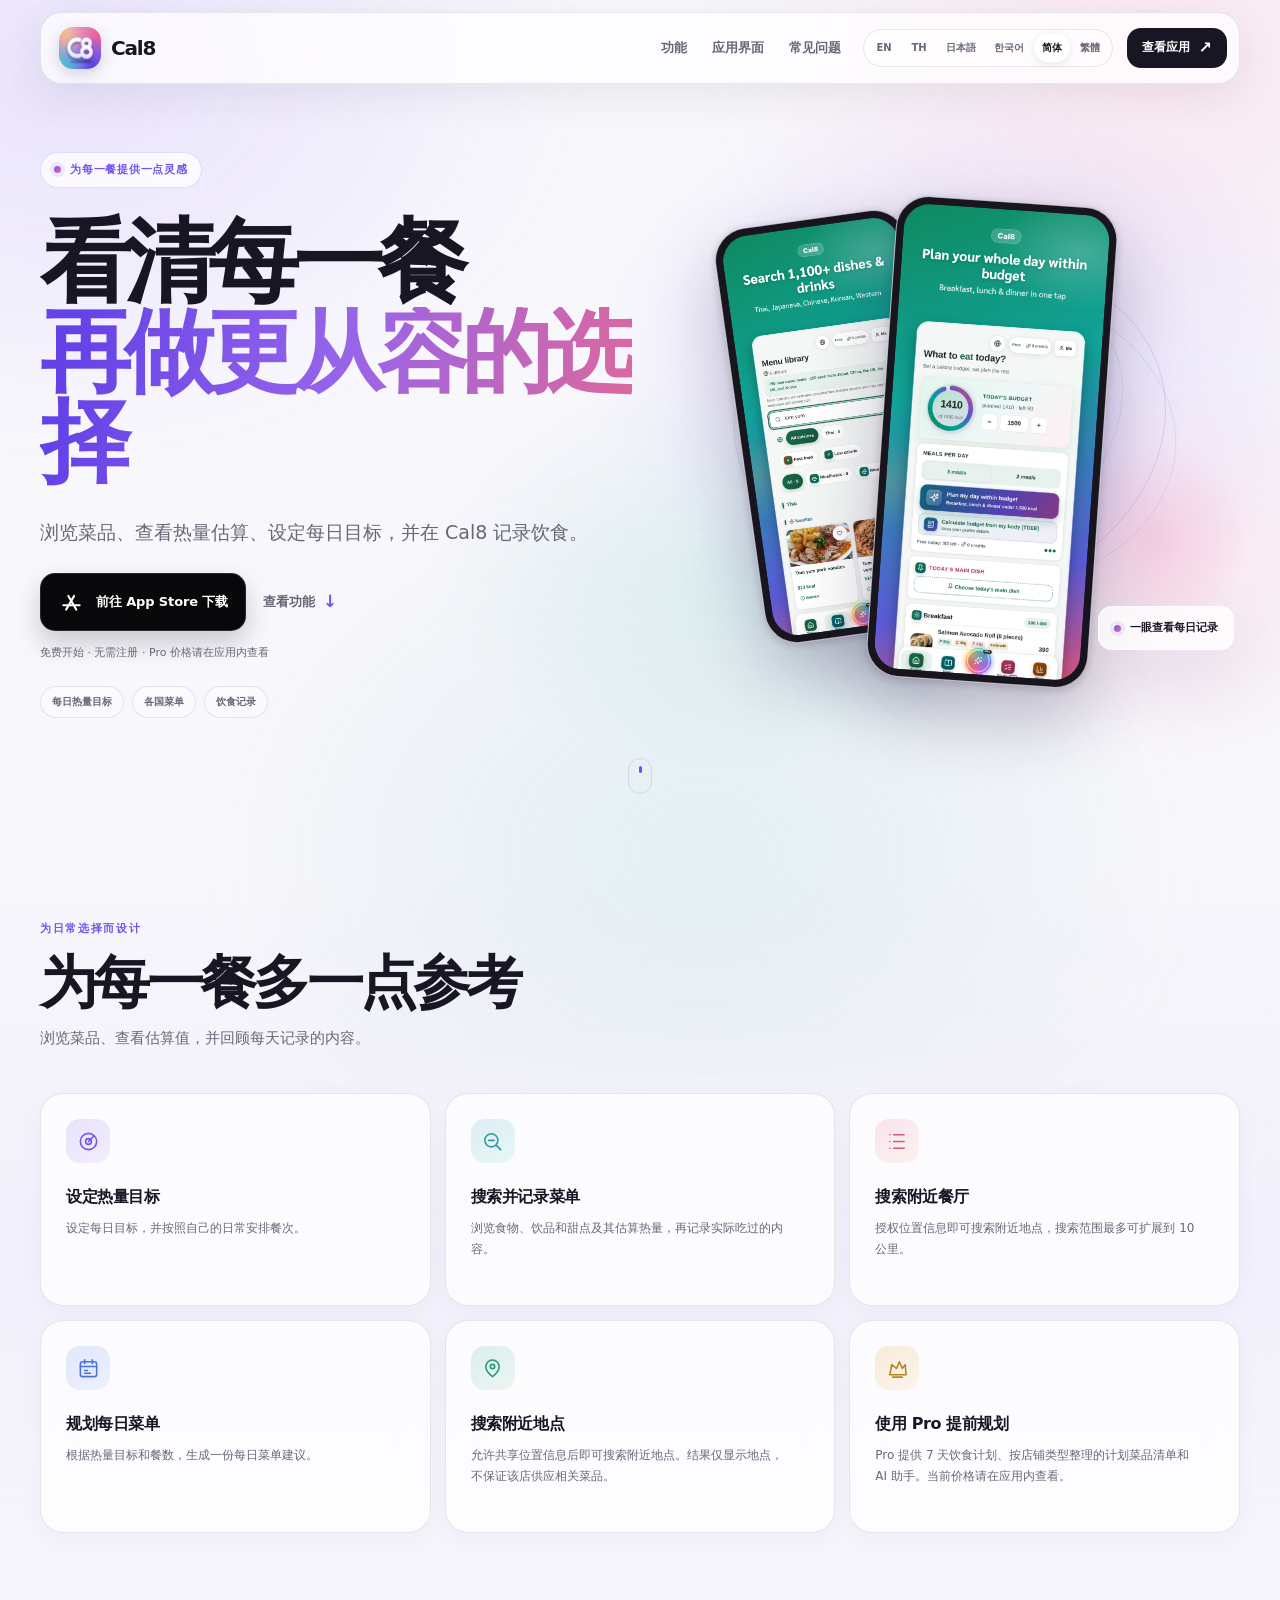
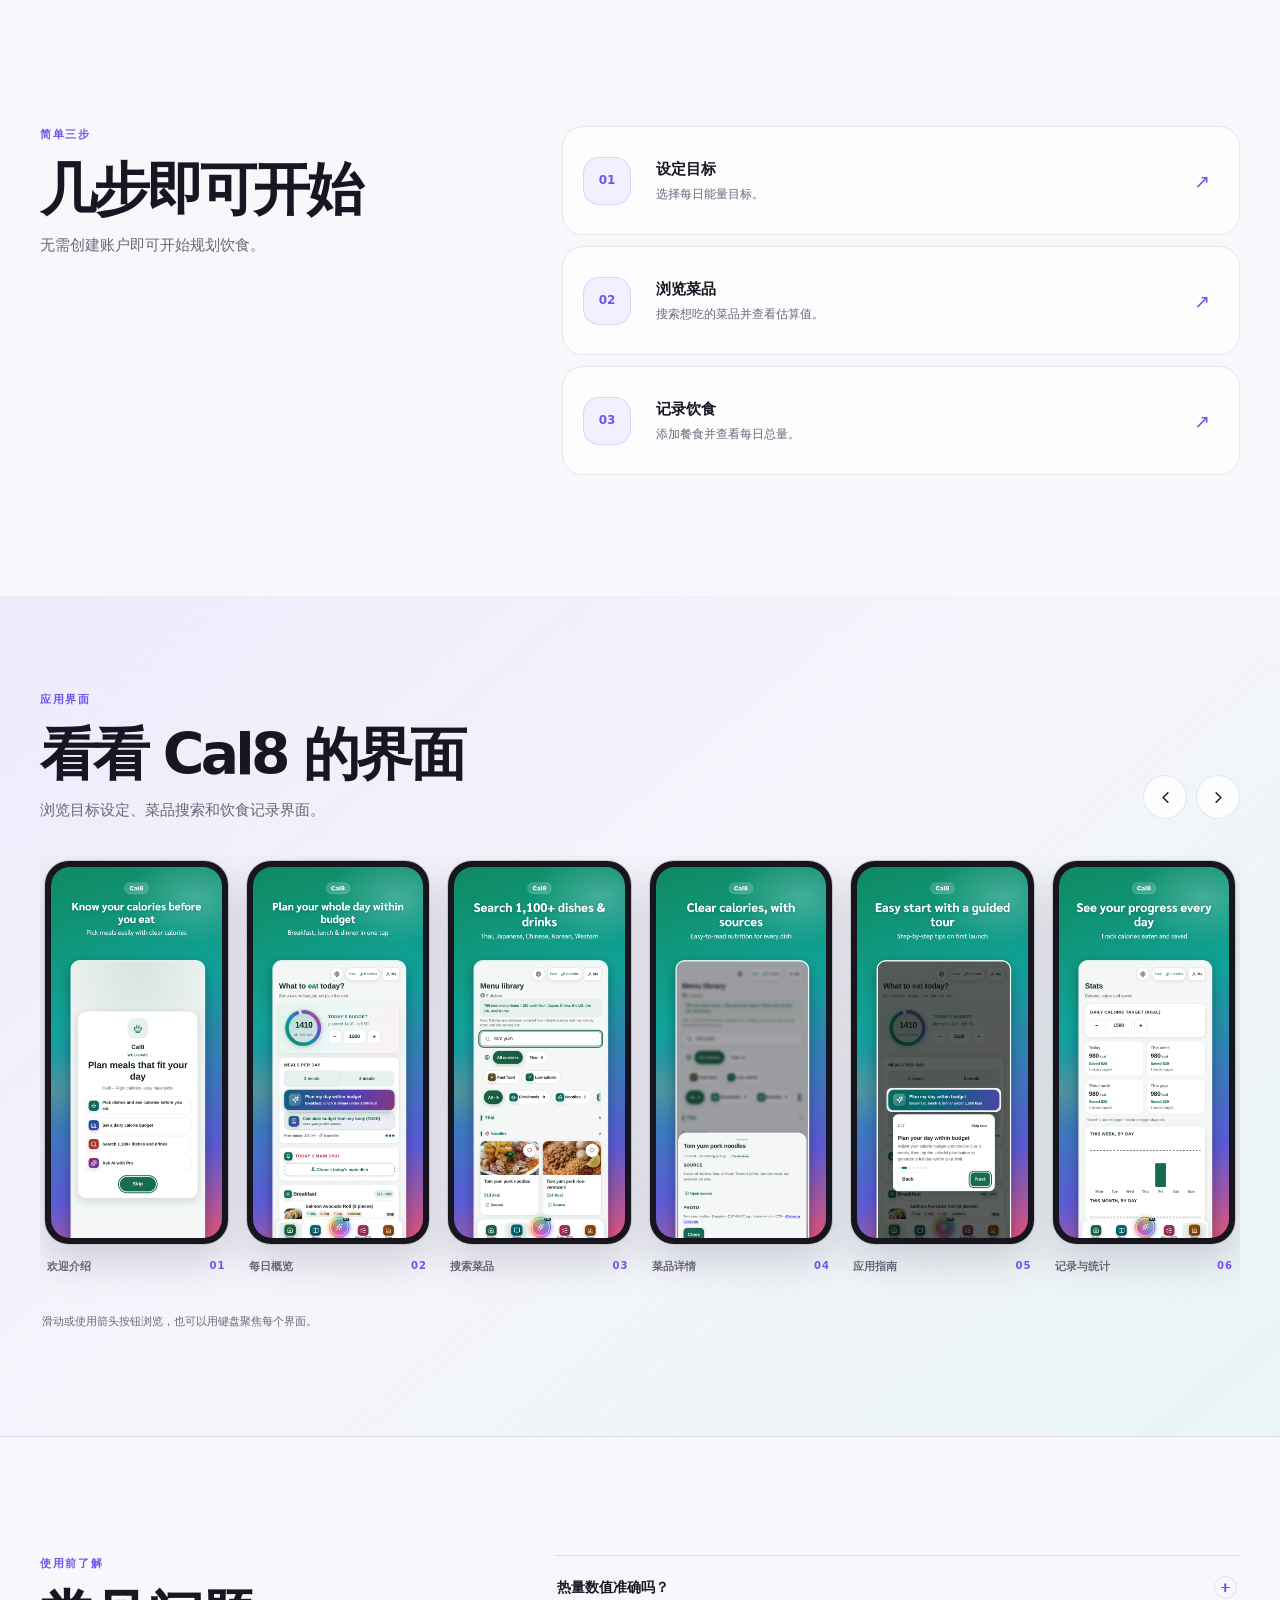
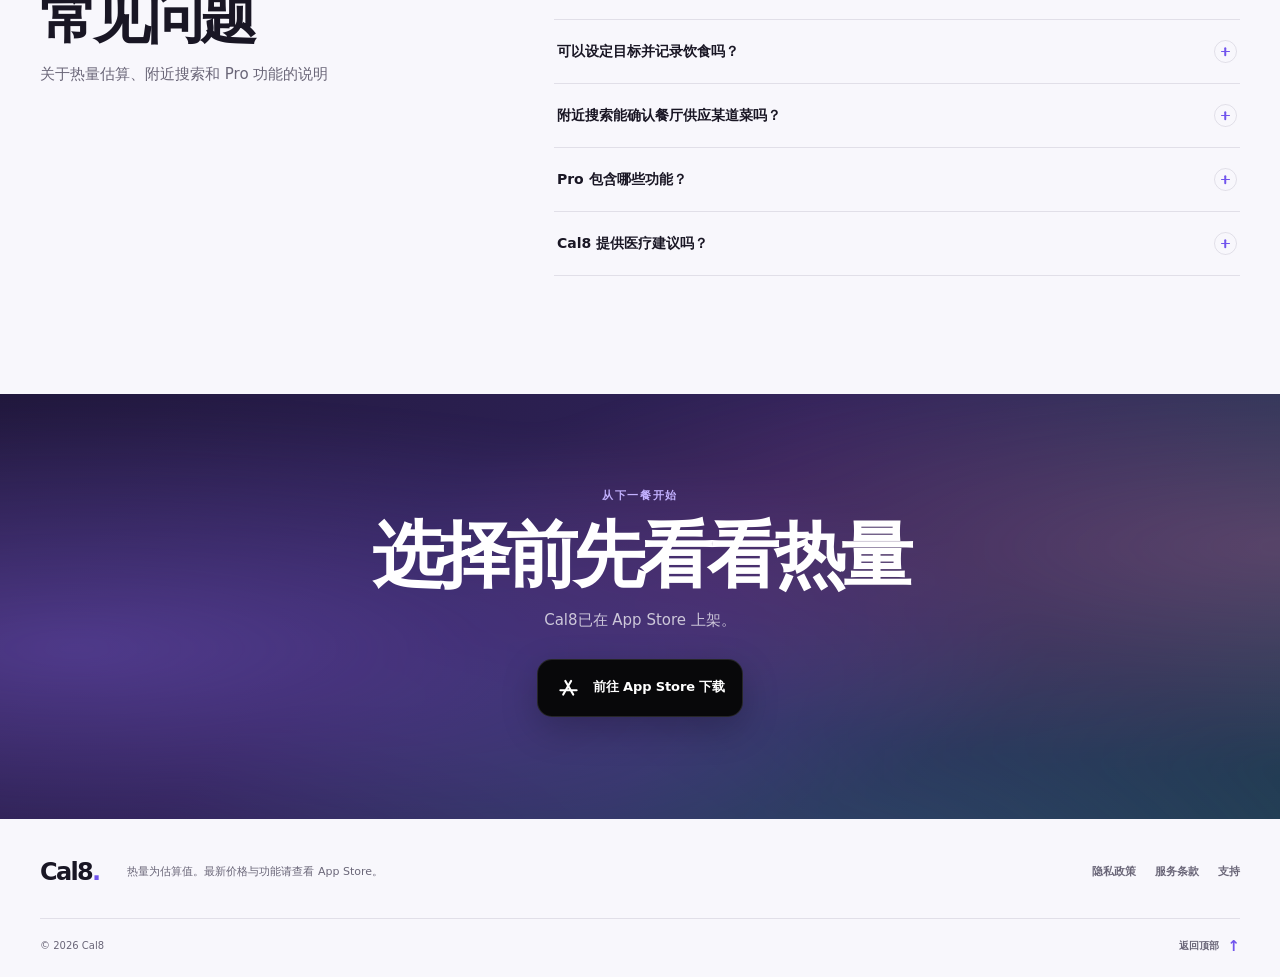
<file: zh-Hans/index.html>
<!doctype html>
<html lang="zh-Hans">
<head>
  <meta charset="utf-8">
  <meta name="viewport" content="width=device-width, initial-scale=1">
  <meta name="theme-color" content="#f8f7fc">
  <meta name="description" content="设定热量目标、浏览各国菜单、记录饮食并搜索附近地点。无需注册，免费开始。">
  <meta property="og:type" content="website">
  <meta property="og:title" content="Cal8 — 先看热量再选择">
  <meta property="og:description" content="设定热量目标、浏览各国菜单、记录饮食并搜索附近地点。无需注册，免费开始。">
  <meta property="og:url" content="https://cal8.app/zh-Hans/">
  <meta property="og:image" content="https://cal8.app/assets/og-zh-Hans-1200x630.jpg">
  <meta name="twitter:card" content="summary_large_image">
  <meta name="twitter:title" content="Cal8 — 先看热量再选择">
  <meta name="twitter:description" content="设定热量目标、浏览各国菜单、记录饮食并搜索附近地点。无需注册，免费开始。">
  <meta name="twitter:image" content="https://cal8.app/assets/og-zh-Hans-1200x630.jpg">
  <meta name="apple-itunes-app" content="app-id=6823683906">
  <title>Cal8 — 先看热量再选择</title>
  <link rel="canonical" href="https://cal8.app/zh-Hans/">
  <meta property="og:locale" content="zh_CN">
  <link rel="alternate" hreflang="en" href="https://cal8.app/">
  <link rel="alternate" hreflang="th" href="https://cal8.app/th/">
  <link rel="alternate" hreflang="ja" href="https://cal8.app/ja/">
  <link rel="alternate" hreflang="ko" href="https://cal8.app/ko/">
  <link rel="alternate" hreflang="zh-Hans" href="https://cal8.app/zh-Hans/">
  <link rel="alternate" hreflang="zh-Hant" href="https://cal8.app/zh-Hant/">
  <link rel="alternate" hreflang="x-default" href="https://cal8.app/">
  <link rel="icon" type="image/svg+xml" href="/assets/favicon.svg">
  <link rel="icon" type="image/png" sizes="32x32" href="/assets/favicon-32.png">
  <link rel="icon" type="image/png" sizes="16x16" href="/assets/favicon-16.png">
  <link rel="icon" href="/assets/favicon.ico" sizes="16x16 32x32 48x48">
  <link rel="apple-touch-icon" sizes="180x180" href="/assets/apple-touch-icon.png">
  <link rel="preload" as="image" href="/assets/shots/en/2-home.png">
  <link rel="stylesheet" href="/assets/site.css">
  <script type="application/ld+json">{"@context":"https://schema.org","@type":"SoftwareApplication","name":"Cal8","description":"设定热量目标、浏览各国菜单、记录饮食并搜索附近地点。无需注册，免费开始。","applicationCategory":"HealthApplication","operatingSystem":"iOS","image":"https://cal8.app/assets/app-icon.png","url":"https://cal8.app/zh-Hans/","downloadUrl":"https://apps.apple.com/app/id6823683906"}</script>
  <script src="/assets/site.js" defer></script>
</head>
<body>
  <a class="skip-link" href="#main">跳转到正文</a>
  <header class="site-header">
    <div class="header-inner shell">
      <a class="brand" href="#top" aria-label="Cal8"><img src="/assets/app-icon.png" alt="" width="42" height="42"><span>Cal8</span></a>
      <nav class="primary-nav" aria-label="主导航">
        <a href="#features">功能</a>
        <a href="#screenshots">应用界面</a>
        <a href="#faq">常见问题</a>
      </nav>
      <div class="header-right">
        <nav class="language-switcher" aria-label="选择语言"><a href="/" lang="en" aria-label="English">EN</a><a href="/th/" lang="th" aria-label="ไทย">TH</a><a href="/ja/" lang="ja" aria-label="日本語">日本語</a><a href="/ko/" lang="ko" aria-label="한국어">한국어</a><a href="/zh-Hans/" lang="zh-Hans" aria-label="简体中文" aria-current="page">简体</a><a href="/zh-Hant/" lang="zh-Hant" aria-label="繁體中文">繁體</a></nav>
        <label class="language-select-control">
          <svg viewBox="0 0 24 24" aria-hidden="true"><circle cx="12" cy="12" r="9"></circle><path d="M3 12h18M12 3a15 15 0 0 1 0 18M12 3a15 15 0 0 0 0 18"></path></svg>
          <select class="language-select" data-language-select aria-label="选择语言"><option value="/">English</option><option value="/th/">ไทย</option><option value="/ja/">日本語</option><option value="/ko/">한국어</option><option value="/zh-Hans/" selected="selected">简体中文</option><option value="/zh-Hant/">繁體中文</option></select>
        </label>
        <a class="header-cta" href="https://apps.apple.com/app/id6823683906" target="_blank" rel="noopener noreferrer">查看应用<span aria-hidden="true">↗</span></a>
      </div>
    </div>
  </header>

  <main id="main">
    <section class="hero" id="top">
      <div class="hero-mesh" aria-hidden="true"></div>
      <div class="hero-inner shell">
        <div class="hero-copy reveal">
          <p class="eyebrow"><span class="eyebrow-mark" aria-hidden="true"></span>为每一餐提供一点灵感</p>
          <h1><span>看清每一餐</span><span class="headline-accent">再做更从容的选择</span></h1>
          <p class="hero-lead">浏览菜品、查看热量估算、设定每日目标，并在 Cal8 记录饮食。</p>
          <div class="hero-actions">
            <a class="app-store-badge" href="https://apps.apple.com/app/id6823683906" target="_blank" rel="noopener noreferrer" aria-label="前往 App Store 下载">
              <svg viewBox="0 0 24 24" aria-hidden="true" focusable="false"><path d="m14.3 6.2-7 12.1M9.2 6.2l7 12.1M4.8 14.4h14.4"></path></svg>
              <span>前往 App Store 下载</span>
            </a>
            <a class="text-link" href="#features">查看功能<span aria-hidden="true">↓</span></a>
          </div>
          <p class="hero-note">免费开始 · 无需注册 · Pro 价格请在应用内查看</p>
          <div class="hero-tags" aria-label="Cal8 功能亮点">
            <span>每日热量目标</span><span>各国菜单</span><span>饮食记录</span>
          </div>
        </div>
        <div class="hero-visual reveal" aria-label="Cal8 应用界面预览">
          <div class="visual-glow visual-glow-a" aria-hidden="true"></div>
          <div class="visual-glow visual-glow-b" aria-hidden="true"></div>
          <div class="visual-orbit" aria-hidden="true"></div>
          <div class="screen-frame screen-frame-back"><img src="/assets/shots/en/3-search.png" alt="搜索菜品" width="660" height="1434"></div>
          <div class="screen-frame screen-frame-front"><img src="/assets/shots/en/2-home.png" alt="每日概览" width="660" height="1434"></div>
          <div class="visual-caption"><span class="caption-dot" aria-hidden="true"></span>一眼查看每日记录</div>
        </div>
      </div>
      <a class="scroll-cue" href="#features" aria-label="继续查看功能"><span></span></a>
    </section>

    <section class="section features-section" id="features">
      <div class="shell">
        <div class="section-heading reveal"><p class="kicker">为日常选择而设计</p><h2>为每一餐多一点参考</h2><p>浏览菜品、查看估算值，并回顾每天记录的内容。</p></div>
        <div class="feature-grid">
          <article class="feature-card reveal"><span class="feature-icon icon-target" aria-hidden="true"><svg viewBox="0 0 24 24"><circle cx="12" cy="12" r="8.5"></circle><circle cx="12" cy="12" r="3"></circle><path d="m12 12 6-6"></path></svg></span><h3>设定热量目标</h3><p>设定每日目标，并按照自己的日常安排餐次。</p></article>
          <article class="feature-card reveal"><span class="feature-icon icon-menu" aria-hidden="true"><svg viewBox="0 0 24 24"><circle cx="10.8" cy="10.8" r="6.8"></circle><path d="m16 16 4.5 4.5M8 10.8h5.6"></path></svg></span><h3>搜索并记录菜单</h3><p>浏览食物、饮品和甜点及其估算热量，再记录实际吃过的内容。</p></article>
          <article class="feature-card reveal"><span class="feature-icon icon-log" aria-hidden="true"><svg viewBox="0 0 24 24"><path d="M8 5h11M8 12h11M8 19h11M4 5h.01M4 12h.01M4 19h.01"></path></svg></span><h3>搜索附近餐厅</h3><p>授权位置信息即可搜索附近地点，搜索范围最多可扩展到 10 公里。</p></article>
          <article class="feature-card reveal"><span class="feature-icon icon-plan" aria-hidden="true"><svg viewBox="0 0 24 24"><rect x="3.5" y="5" width="17" height="15.5" rx="2.5"></rect><path d="M8 3v4M16 3v4M3.5 10h17M8 14h3M8 17h6"></path></svg></span><h3>规划每日菜单</h3><p>根据热量目标和餐数，生成一份每日菜单建议。</p></article>
          <article class="feature-card reveal"><span class="feature-icon icon-nearby" aria-hidden="true"><svg viewBox="0 0 24 24"><path d="M19 10.2c0 5-7 10.3-7 10.3S5 15.2 5 10.2a7 7 0 1 1 14 0Z"></path><circle cx="12" cy="10" r="2.3"></circle></svg></span><h3>搜索附近地点</h3><p>允许共享位置信息后即可搜索附近地点。结果仅显示地点，不保证该店供应相关菜品。</p></article>
          <article class="feature-card feature-card-pro reveal"><span class="feature-icon icon-pro" aria-hidden="true"><svg viewBox="0 0 24 24"><path d="M4 18.5 6 8l5 4 3-7 3 7 3-4 1 10.5H4Z"></path><path d="M7 21h10"></path></svg></span><h3>使用 Pro 提前规划</h3><p>Pro 提供 7 天饮食计划、按店铺类型整理的计划菜品清单和 AI 助手。当前价格请在应用内查看。</p></article>
        </div>
      </div>
    </section>

    <section class="how-section section" id="how-it-works">
      <div class="shell how-layout">
        <div class="section-heading reveal"><p class="kicker">简单三步</p><h2>几步即可开始</h2><p>无需创建账户即可开始规划饮食。</p></div>
        <ol class="steps-list">
          <li class="step-card reveal"><span class="step-number">01</span><div><h3>设定目标</h3><p>选择每日能量目标。</p></div><span class="step-arrow" aria-hidden="true">↗</span></li>
          <li class="step-card reveal"><span class="step-number">02</span><div><h3>浏览菜品</h3><p>搜索想吃的菜品并查看估算值。</p></div><span class="step-arrow" aria-hidden="true">↗</span></li>
          <li class="step-card reveal"><span class="step-number">03</span><div><h3>记录饮食</h3><p>添加餐食并查看每日总量。</p></div><span class="step-arrow" aria-hidden="true">↗</span></li>
        </ol>
      </div>
    </section>

    <section class="screens-section section" id="screenshots">
      <div class="shell">
        <div class="screens-heading reveal"><div class="section-heading"><p class="kicker">应用界面</p><h2>看看 Cal8 的界面</h2><p>浏览目标设定、菜品搜索和饮食记录界面。</p></div><div class="carousel-controls"><button type="button" class="carousel-control" data-direction="-1" aria-label="上一组界面"><svg viewBox="0 0 24 24" aria-hidden="true"><path d="m15 18-6-6 6-6"></path></svg></button><button type="button" class="carousel-control" data-direction="1" aria-label="下一组界面"><svg viewBox="0 0 24 24" aria-hidden="true"><path d="m9 18 6-6-6-6"></path></svg></button></div></div>
        <ol class="screens-track" tabindex="0" data-carousel aria-label="看看 Cal8 的界面" aria-roledescription="carousel"><li class="shot-card" role="group" aria-roledescription="slide" aria-label="1 of 6" tabindex="0"><figure class="shot-figure"><div class="shot-frame"><img src="/assets/shots/en/1-intro.png" alt="欢迎介绍" width="660" height="1434" loading="lazy" decoding="async"></div><figcaption><span>欢迎介绍</span><span class="shot-index">01</span></figcaption></figure></li>
          <li class="shot-card" role="group" aria-roledescription="slide" aria-label="2 of 6" tabindex="0"><figure class="shot-figure"><div class="shot-frame"><img src="/assets/shots/en/2-home.png" alt="每日概览" width="660" height="1434" loading="lazy" decoding="async"></div><figcaption><span>每日概览</span><span class="shot-index">02</span></figcaption></figure></li>
          <li class="shot-card" role="group" aria-roledescription="slide" aria-label="3 of 6" tabindex="0"><figure class="shot-figure"><div class="shot-frame"><img src="/assets/shots/en/3-search.png" alt="搜索菜品" width="660" height="1434" loading="lazy" decoding="async"></div><figcaption><span>搜索菜品</span><span class="shot-index">03</span></figcaption></figure></li>
          <li class="shot-card" role="group" aria-roledescription="slide" aria-label="4 of 6" tabindex="0"><figure class="shot-figure"><div class="shot-frame"><img src="/assets/shots/en/4-detail.png" alt="菜品详情" width="660" height="1434" loading="lazy" decoding="async"></div><figcaption><span>菜品详情</span><span class="shot-index">04</span></figcaption></figure></li>
          <li class="shot-card" role="group" aria-roledescription="slide" aria-label="5 of 6" tabindex="0"><figure class="shot-figure"><div class="shot-frame"><img src="/assets/shots/en/5-tour.png" alt="应用指南" width="660" height="1434" loading="lazy" decoding="async"></div><figcaption><span>应用指南</span><span class="shot-index">05</span></figcaption></figure></li>
          <li class="shot-card" role="group" aria-roledescription="slide" aria-label="6 of 6" tabindex="0"><figure class="shot-figure"><div class="shot-frame"><img src="/assets/shots/en/6-stats.png" alt="记录与统计" width="660" height="1434" loading="lazy" decoding="async"></div><figcaption><span>记录与统计</span><span class="shot-index">06</span></figcaption></figure></li></ol>
        <p class="carousel-hint">滑动或使用箭头按钮浏览，也可以用键盘聚焦每个界面。</p>
      </div>
    </section>

    <section class="faq-section section" id="faq">
      <div class="shell faq-layout">
        <div class="section-heading reveal"><p class="kicker">使用前了解</p><h2>常见问题</h2><p>关于热量估算、附近搜索和 Pro 功能的说明</p></div>
        <div class="faq-list reveal">
          <details><summary>热量数值准确吗？<span aria-hidden="true"></span></summary><p>热量是综合多方资料的估算值。食谱、餐厅和份量不同，实际数值也可能不同。</p></details>
          <details><summary>可以设定目标并记录饮食吗？<span aria-hidden="true"></span></summary><p>可以。设定每日热量目标，记录吃过的菜品，并查看当天的饮食记录和进度。</p></details>
          <details><summary>附近搜索能确认餐厅供应某道菜吗？<span aria-hidden="true"></span></summary><p>不能。附近搜索用于查找地点，不会确认餐厅是否供应某道菜。</p></details>
          <details><summary>Pro 包含哪些功能？<span aria-hidden="true"></span></summary><p>Pro 提供 7 天饮食计划、按店铺类型整理的菜品清单和 AI 助手。清单按菜品整理，不包含食材信息。最新功能与价格请在应用内查看。</p></details>
          <details><summary>Cal8 提供医疗建议吗？<span aria-hidden="true"></span></summary><p>不提供。Cal8 是一般饮食规划工具。如需针对个人健康或营养的建议，请咨询专业人士。</p></details>
        </div>
      </div>
    </section>

    <section class="final-cta">
      <div class="final-glow" aria-hidden="true"></div>
      <div class="shell final-content reveal"><p class="kicker">从下一餐开始</p><h2>选择前先看看热量</h2><p>Cal8已在 App Store 上架。</p><a class="app-store-badge" href="https://apps.apple.com/app/id6823683906" target="_blank" rel="noopener noreferrer" aria-label="前往 App Store 下载"><svg viewBox="0 0 24 24" aria-hidden="true" focusable="false"><path d="m14.3 6.2-7 12.1M9.2 6.2l7 12.1M4.8 14.4h14.4"></path></svg><span>前往 App Store 下载</span></a></div>
    </section>
  </main>

  <footer class="site-footer">
    <div class="shell footer-main"><a class="footer-brand" href="#top">Cal8<span>.</span></a><p>热量为估算值。最新价格与功能请查看 App Store。</p><nav class="legal-links" aria-label="法律信息与支持"><a href="https://legal.cal8.app/privacy">隐私政策</a><a href="https://legal.cal8.app/terms">服务条款</a><a href="https://legal.cal8.app/">支持</a></nav></div>
    <div class="shell footer-bottom"><span>© <span data-year></span> Cal8</span><a href="#top">返回顶部 <span aria-hidden="true">↑</span></a></div>
  </footer>
</body>
</html>
</file>
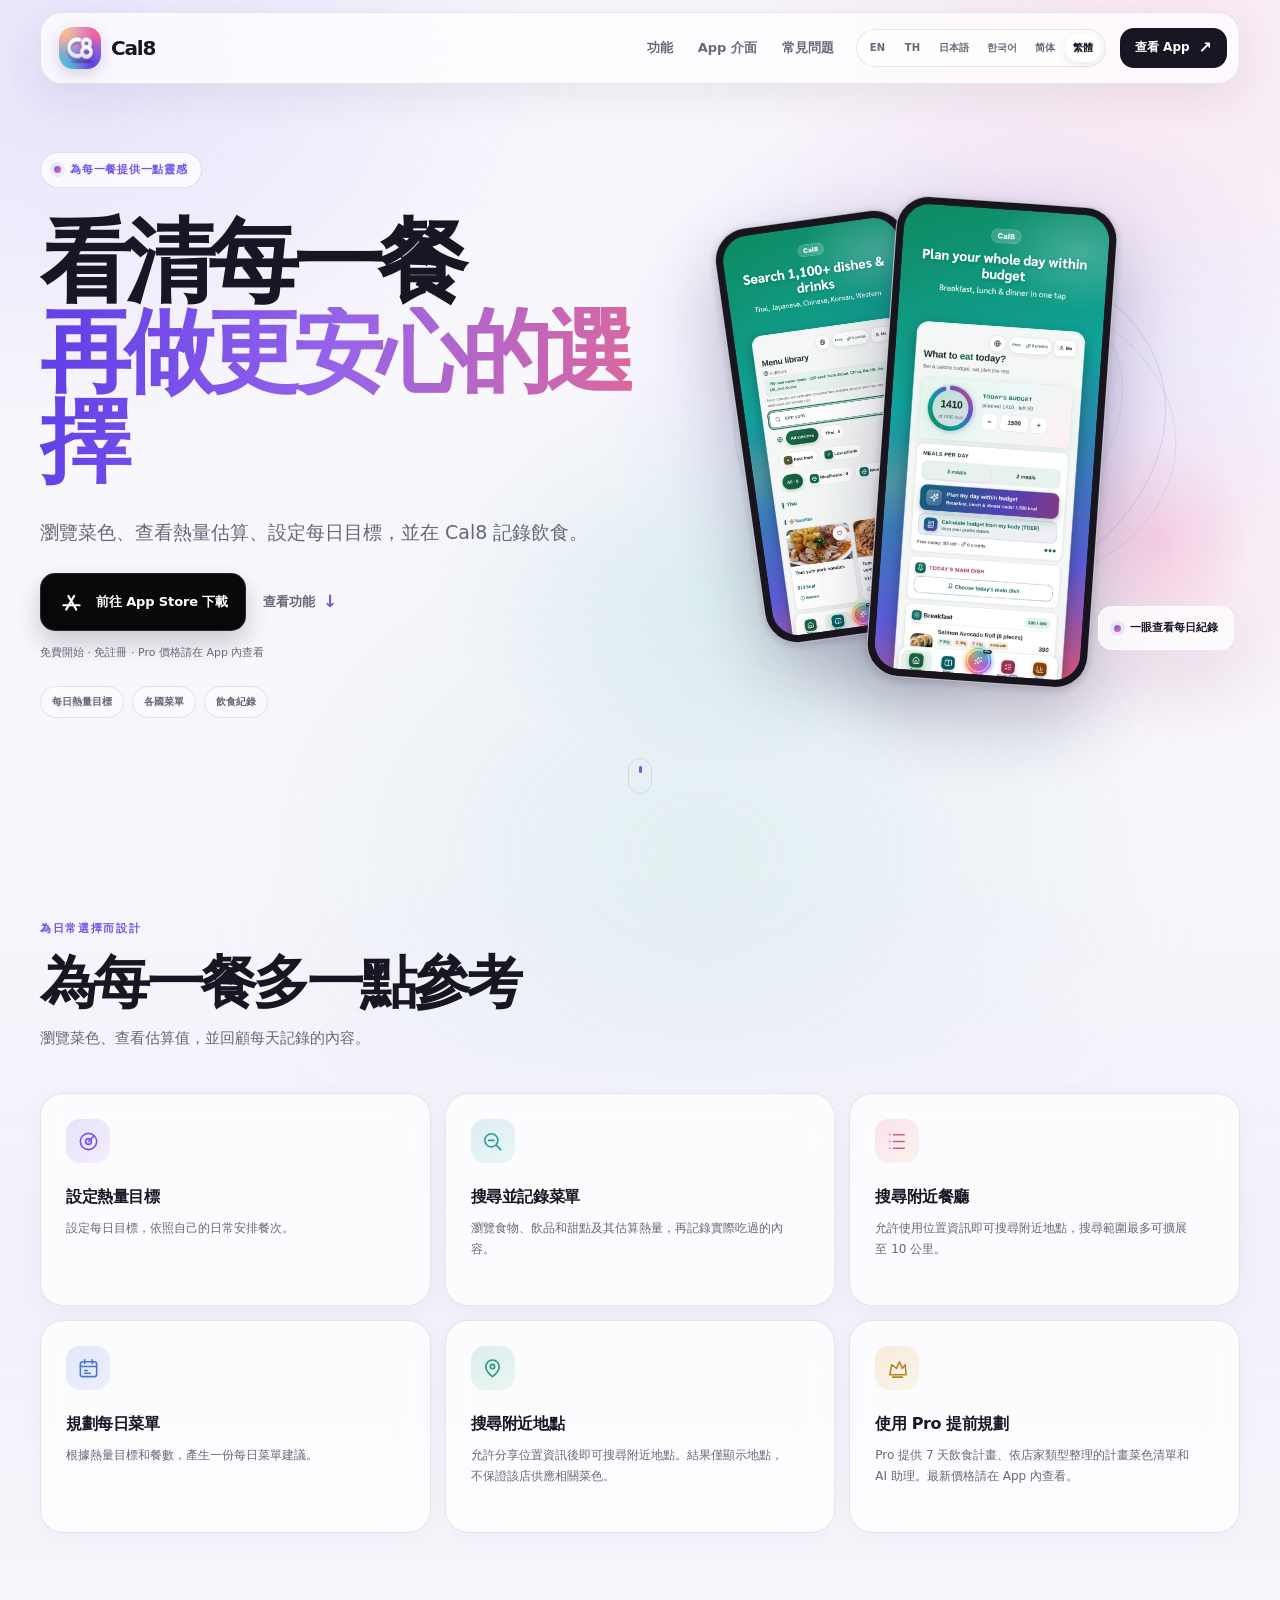
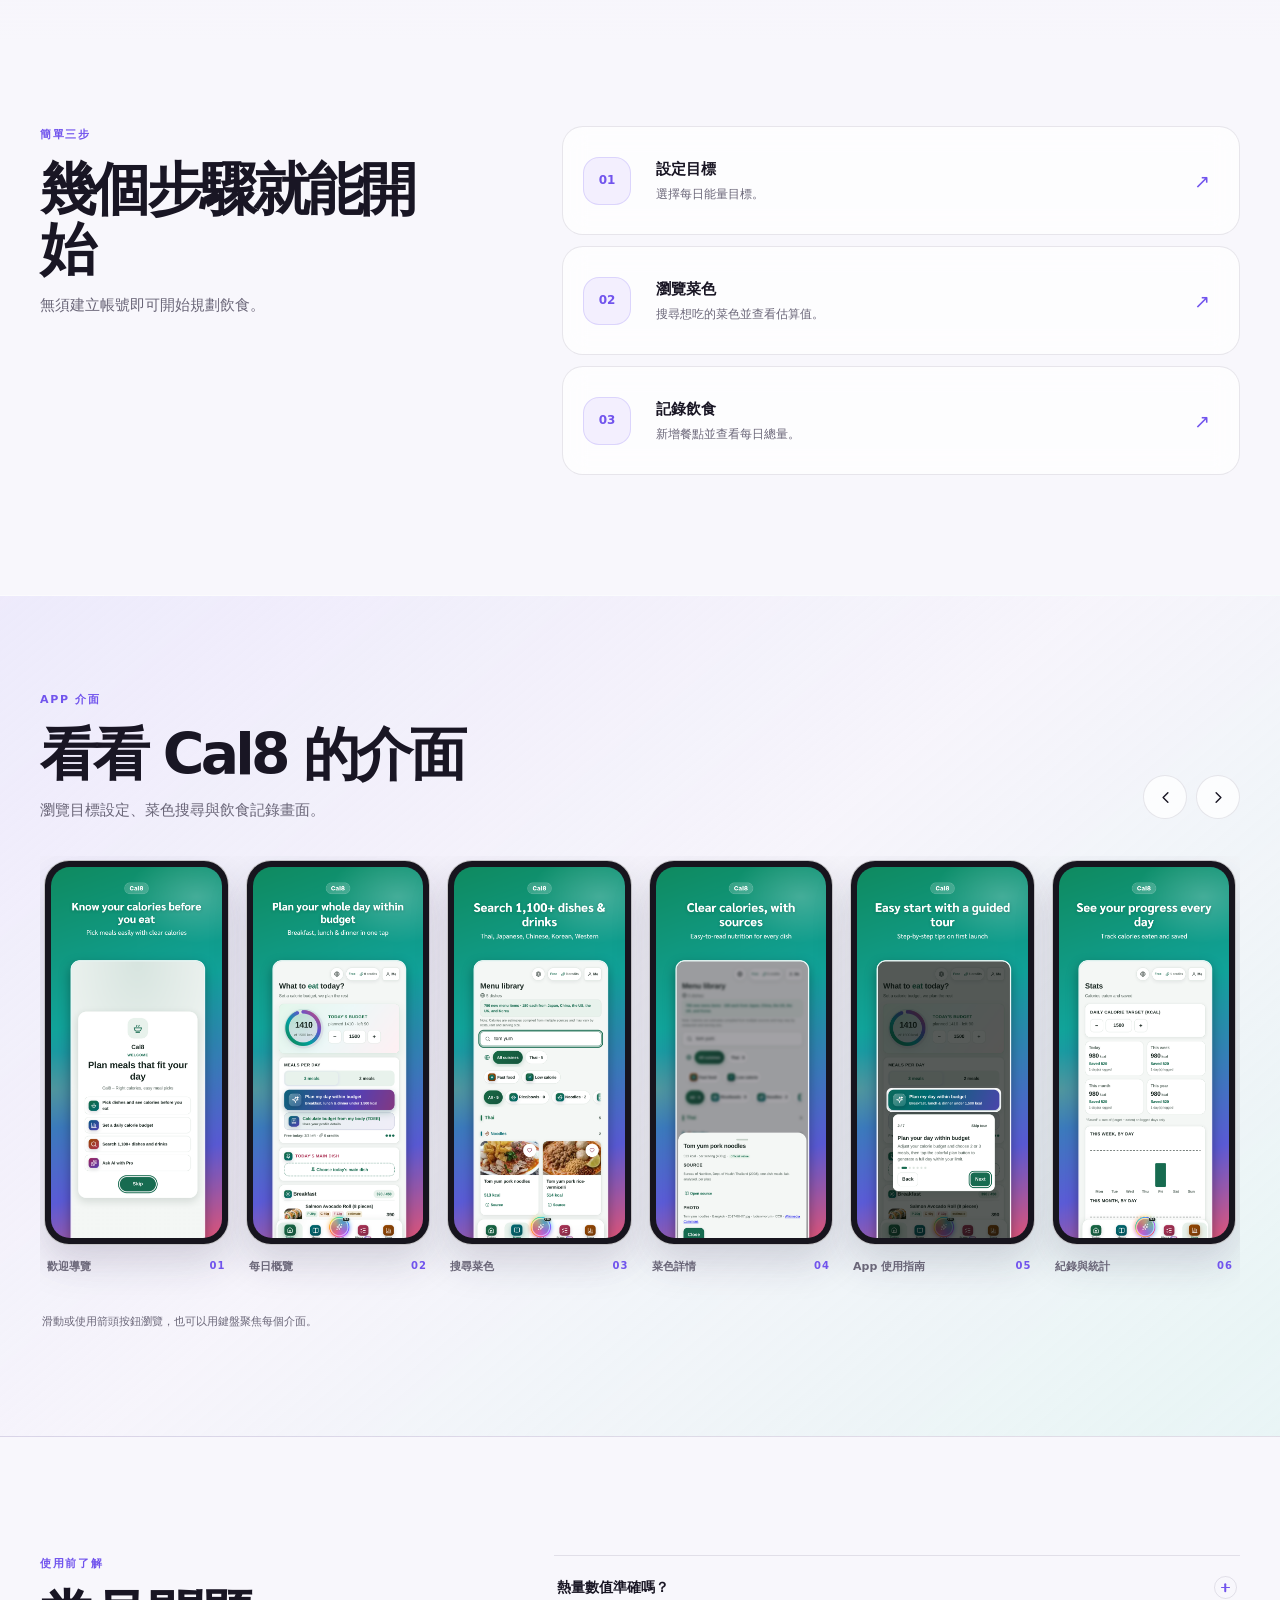
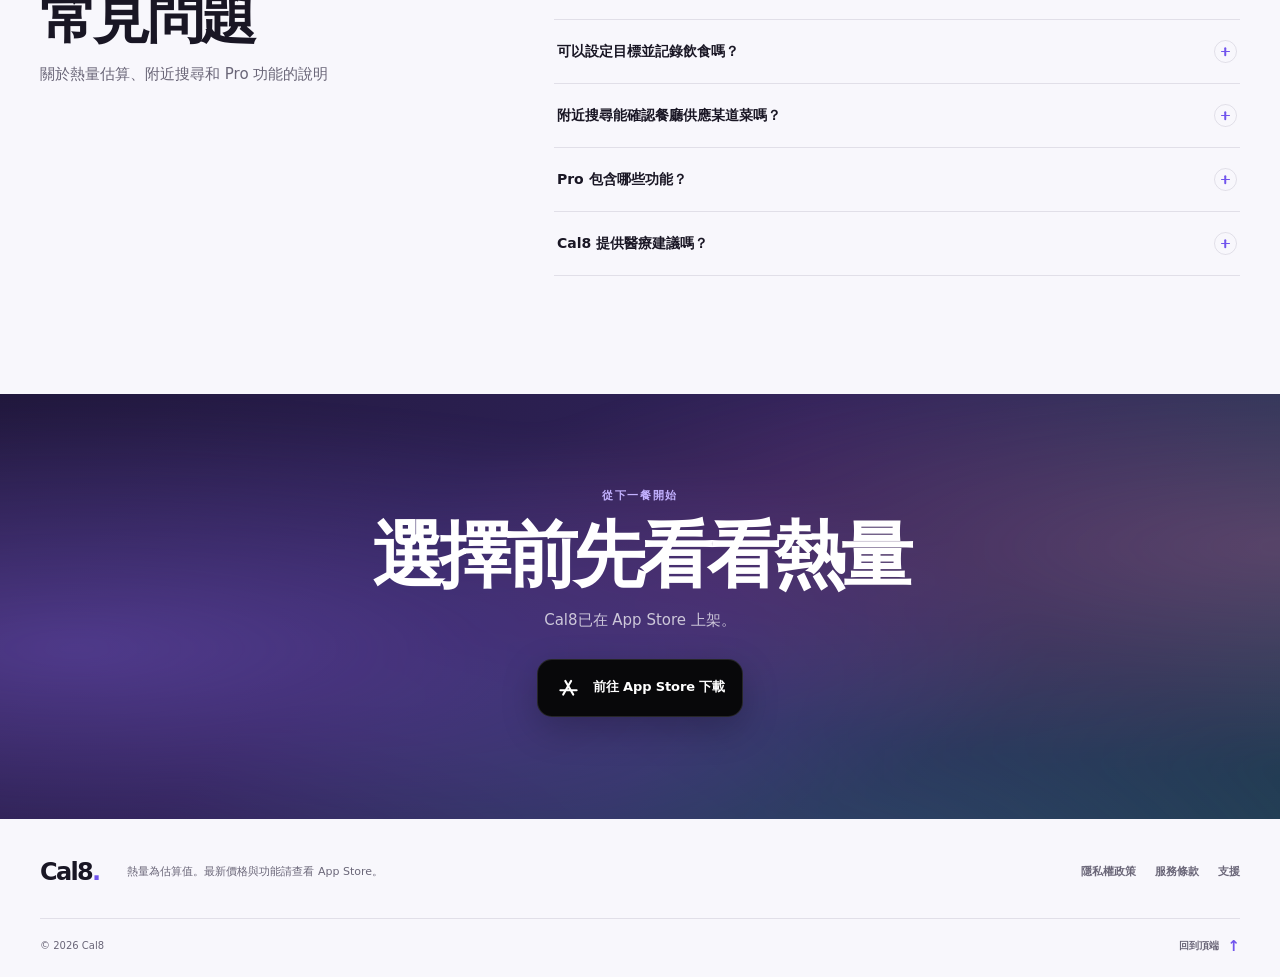
<file: zh-Hant/index.html>
<!doctype html>
<html lang="zh-Hant">
<head>
  <meta charset="utf-8">
  <meta name="viewport" content="width=device-width, initial-scale=1">
  <meta name="theme-color" content="#f8f7fc">
  <meta name="description" content="設定熱量目標、瀏覽各國菜單、記錄飲食並搜尋附近地點。免註冊，免費開始。">
  <meta property="og:type" content="website">
  <meta property="og:title" content="Cal8 — 選擇前先看看熱量">
  <meta property="og:description" content="設定熱量目標、瀏覽各國菜單、記錄飲食並搜尋附近地點。免註冊，免費開始。">
  <meta property="og:url" content="https://cal8.app/zh-Hant/">
  <meta property="og:image" content="https://cal8.app/assets/og-zh-Hant-1200x630.jpg">
  <meta name="twitter:card" content="summary_large_image">
  <meta name="twitter:title" content="Cal8 — 選擇前先看看熱量">
  <meta name="twitter:description" content="設定熱量目標、瀏覽各國菜單、記錄飲食並搜尋附近地點。免註冊，免費開始。">
  <meta name="twitter:image" content="https://cal8.app/assets/og-zh-Hant-1200x630.jpg">
  <meta name="apple-itunes-app" content="app-id=6823683906">
  <title>Cal8 — 選擇前先看看熱量</title>
  <link rel="canonical" href="https://cal8.app/zh-Hant/">
  <meta property="og:locale" content="zh_TW">
  <link rel="alternate" hreflang="en" href="https://cal8.app/">
  <link rel="alternate" hreflang="th" href="https://cal8.app/th/">
  <link rel="alternate" hreflang="ja" href="https://cal8.app/ja/">
  <link rel="alternate" hreflang="ko" href="https://cal8.app/ko/">
  <link rel="alternate" hreflang="zh-Hans" href="https://cal8.app/zh-Hans/">
  <link rel="alternate" hreflang="zh-Hant" href="https://cal8.app/zh-Hant/">
  <link rel="alternate" hreflang="x-default" href="https://cal8.app/">
  <link rel="icon" type="image/svg+xml" href="/assets/favicon.svg">
  <link rel="icon" type="image/png" sizes="32x32" href="/assets/favicon-32.png">
  <link rel="icon" type="image/png" sizes="16x16" href="/assets/favicon-16.png">
  <link rel="icon" href="/assets/favicon.ico" sizes="16x16 32x32 48x48">
  <link rel="apple-touch-icon" sizes="180x180" href="/assets/apple-touch-icon.png">
  <link rel="preload" as="image" href="/assets/shots/en/2-home.png">
  <link rel="stylesheet" href="/assets/site.css">
  <script type="application/ld+json">{"@context":"https://schema.org","@type":"SoftwareApplication","name":"Cal8","description":"設定熱量目標、瀏覽各國菜單、記錄飲食並搜尋附近地點。免註冊，免費開始。","applicationCategory":"HealthApplication","operatingSystem":"iOS","image":"https://cal8.app/assets/app-icon.png","url":"https://cal8.app/zh-Hant/","downloadUrl":"https://apps.apple.com/app/id6823683906"}</script>
  <script src="/assets/site.js" defer></script>
</head>
<body>
  <a class="skip-link" href="#main">跳至主要內容</a>
  <header class="site-header">
    <div class="header-inner shell">
      <a class="brand" href="#top" aria-label="Cal8"><img src="/assets/app-icon.png" alt="" width="42" height="42"><span>Cal8</span></a>
      <nav class="primary-nav" aria-label="主導覽">
        <a href="#features">功能</a>
        <a href="#screenshots">App 介面</a>
        <a href="#faq">常見問題</a>
      </nav>
      <div class="header-right">
        <nav class="language-switcher" aria-label="選擇語言"><a href="/" lang="en" aria-label="English">EN</a><a href="/th/" lang="th" aria-label="ไทย">TH</a><a href="/ja/" lang="ja" aria-label="日本語">日本語</a><a href="/ko/" lang="ko" aria-label="한국어">한국어</a><a href="/zh-Hans/" lang="zh-Hans" aria-label="简体中文">简体</a><a href="/zh-Hant/" lang="zh-Hant" aria-label="繁體中文" aria-current="page">繁體</a></nav>
        <label class="language-select-control">
          <svg viewBox="0 0 24 24" aria-hidden="true"><circle cx="12" cy="12" r="9"></circle><path d="M3 12h18M12 3a15 15 0 0 1 0 18M12 3a15 15 0 0 0 0 18"></path></svg>
          <select class="language-select" data-language-select aria-label="選擇語言"><option value="/">English</option><option value="/th/">ไทย</option><option value="/ja/">日本語</option><option value="/ko/">한국어</option><option value="/zh-Hans/">简体中文</option><option value="/zh-Hant/" selected="selected">繁體中文</option></select>
        </label>
        <a class="header-cta" href="https://apps.apple.com/app/id6823683906" target="_blank" rel="noopener noreferrer">查看 App<span aria-hidden="true">↗</span></a>
      </div>
    </div>
  </header>

  <main id="main">
    <section class="hero" id="top">
      <div class="hero-mesh" aria-hidden="true"></div>
      <div class="hero-inner shell">
        <div class="hero-copy reveal">
          <p class="eyebrow"><span class="eyebrow-mark" aria-hidden="true"></span>為每一餐提供一點靈感</p>
          <h1><span>看清每一餐</span><span class="headline-accent">再做更安心的選擇</span></h1>
          <p class="hero-lead">瀏覽菜色、查看熱量估算、設定每日目標，並在 Cal8 記錄飲食。</p>
          <div class="hero-actions">
            <a class="app-store-badge" href="https://apps.apple.com/app/id6823683906" target="_blank" rel="noopener noreferrer" aria-label="前往 App Store 下載">
              <svg viewBox="0 0 24 24" aria-hidden="true" focusable="false"><path d="m14.3 6.2-7 12.1M9.2 6.2l7 12.1M4.8 14.4h14.4"></path></svg>
              <span>前往 App Store 下載</span>
            </a>
            <a class="text-link" href="#features">查看功能<span aria-hidden="true">↓</span></a>
          </div>
          <p class="hero-note">免費開始 · 免註冊 · Pro 價格請在 App 內查看</p>
          <div class="hero-tags" aria-label="Cal8 功能特色">
            <span>每日熱量目標</span><span>各國菜單</span><span>飲食紀錄</span>
          </div>
        </div>
        <div class="hero-visual reveal" aria-label="Cal8 App 介面預覽">
          <div class="visual-glow visual-glow-a" aria-hidden="true"></div>
          <div class="visual-glow visual-glow-b" aria-hidden="true"></div>
          <div class="visual-orbit" aria-hidden="true"></div>
          <div class="screen-frame screen-frame-back"><img src="/assets/shots/en/3-search.png" alt="搜尋菜色" width="660" height="1434"></div>
          <div class="screen-frame screen-frame-front"><img src="/assets/shots/en/2-home.png" alt="每日概覽" width="660" height="1434"></div>
          <div class="visual-caption"><span class="caption-dot" aria-hidden="true"></span>一眼查看每日紀錄</div>
        </div>
      </div>
      <a class="scroll-cue" href="#features" aria-label="繼續查看功能"><span></span></a>
    </section>

    <section class="section features-section" id="features">
      <div class="shell">
        <div class="section-heading reveal"><p class="kicker">為日常選擇而設計</p><h2>為每一餐多一點參考</h2><p>瀏覽菜色、查看估算值，並回顧每天記錄的內容。</p></div>
        <div class="feature-grid">
          <article class="feature-card reveal"><span class="feature-icon icon-target" aria-hidden="true"><svg viewBox="0 0 24 24"><circle cx="12" cy="12" r="8.5"></circle><circle cx="12" cy="12" r="3"></circle><path d="m12 12 6-6"></path></svg></span><h3>設定熱量目標</h3><p>設定每日目標，依照自己的日常安排餐次。</p></article>
          <article class="feature-card reveal"><span class="feature-icon icon-menu" aria-hidden="true"><svg viewBox="0 0 24 24"><circle cx="10.8" cy="10.8" r="6.8"></circle><path d="m16 16 4.5 4.5M8 10.8h5.6"></path></svg></span><h3>搜尋並記錄菜單</h3><p>瀏覽食物、飲品和甜點及其估算熱量，再記錄實際吃過的內容。</p></article>
          <article class="feature-card reveal"><span class="feature-icon icon-log" aria-hidden="true"><svg viewBox="0 0 24 24"><path d="M8 5h11M8 12h11M8 19h11M4 5h.01M4 12h.01M4 19h.01"></path></svg></span><h3>搜尋附近餐廳</h3><p>允許使用位置資訊即可搜尋附近地點，搜尋範圍最多可擴展至 10 公里。</p></article>
          <article class="feature-card reveal"><span class="feature-icon icon-plan" aria-hidden="true"><svg viewBox="0 0 24 24"><rect x="3.5" y="5" width="17" height="15.5" rx="2.5"></rect><path d="M8 3v4M16 3v4M3.5 10h17M8 14h3M8 17h6"></path></svg></span><h3>規劃每日菜單</h3><p>根據熱量目標和餐數，產生一份每日菜單建議。</p></article>
          <article class="feature-card reveal"><span class="feature-icon icon-nearby" aria-hidden="true"><svg viewBox="0 0 24 24"><path d="M19 10.2c0 5-7 10.3-7 10.3S5 15.2 5 10.2a7 7 0 1 1 14 0Z"></path><circle cx="12" cy="10" r="2.3"></circle></svg></span><h3>搜尋附近地點</h3><p>允許分享位置資訊後即可搜尋附近地點。結果僅顯示地點，不保證該店供應相關菜色。</p></article>
          <article class="feature-card feature-card-pro reveal"><span class="feature-icon icon-pro" aria-hidden="true"><svg viewBox="0 0 24 24"><path d="M4 18.5 6 8l5 4 3-7 3 7 3-4 1 10.5H4Z"></path><path d="M7 21h10"></path></svg></span><h3>使用 Pro 提前規劃</h3><p>Pro 提供 7 天飲食計畫、依店家類型整理的計畫菜色清單和 AI 助理。最新價格請在 App 內查看。</p></article>
        </div>
      </div>
    </section>

    <section class="how-section section" id="how-it-works">
      <div class="shell how-layout">
        <div class="section-heading reveal"><p class="kicker">簡單三步</p><h2>幾個步驟就能開始</h2><p>無須建立帳號即可開始規劃飲食。</p></div>
        <ol class="steps-list">
          <li class="step-card reveal"><span class="step-number">01</span><div><h3>設定目標</h3><p>選擇每日能量目標。</p></div><span class="step-arrow" aria-hidden="true">↗</span></li>
          <li class="step-card reveal"><span class="step-number">02</span><div><h3>瀏覽菜色</h3><p>搜尋想吃的菜色並查看估算值。</p></div><span class="step-arrow" aria-hidden="true">↗</span></li>
          <li class="step-card reveal"><span class="step-number">03</span><div><h3>記錄飲食</h3><p>新增餐點並查看每日總量。</p></div><span class="step-arrow" aria-hidden="true">↗</span></li>
        </ol>
      </div>
    </section>

    <section class="screens-section section" id="screenshots">
      <div class="shell">
        <div class="screens-heading reveal"><div class="section-heading"><p class="kicker">App 介面</p><h2>看看 Cal8 的介面</h2><p>瀏覽目標設定、菜色搜尋與飲食記錄畫面。</p></div><div class="carousel-controls"><button type="button" class="carousel-control" data-direction="-1" aria-label="上一組介面"><svg viewBox="0 0 24 24" aria-hidden="true"><path d="m15 18-6-6 6-6"></path></svg></button><button type="button" class="carousel-control" data-direction="1" aria-label="下一組介面"><svg viewBox="0 0 24 24" aria-hidden="true"><path d="m9 18 6-6-6-6"></path></svg></button></div></div>
        <ol class="screens-track" tabindex="0" data-carousel aria-label="看看 Cal8 的介面" aria-roledescription="carousel"><li class="shot-card" role="group" aria-roledescription="slide" aria-label="1 of 6" tabindex="0"><figure class="shot-figure"><div class="shot-frame"><img src="/assets/shots/en/1-intro.png" alt="歡迎導覽" width="660" height="1434" loading="lazy" decoding="async"></div><figcaption><span>歡迎導覽</span><span class="shot-index">01</span></figcaption></figure></li>
          <li class="shot-card" role="group" aria-roledescription="slide" aria-label="2 of 6" tabindex="0"><figure class="shot-figure"><div class="shot-frame"><img src="/assets/shots/en/2-home.png" alt="每日概覽" width="660" height="1434" loading="lazy" decoding="async"></div><figcaption><span>每日概覽</span><span class="shot-index">02</span></figcaption></figure></li>
          <li class="shot-card" role="group" aria-roledescription="slide" aria-label="3 of 6" tabindex="0"><figure class="shot-figure"><div class="shot-frame"><img src="/assets/shots/en/3-search.png" alt="搜尋菜色" width="660" height="1434" loading="lazy" decoding="async"></div><figcaption><span>搜尋菜色</span><span class="shot-index">03</span></figcaption></figure></li>
          <li class="shot-card" role="group" aria-roledescription="slide" aria-label="4 of 6" tabindex="0"><figure class="shot-figure"><div class="shot-frame"><img src="/assets/shots/en/4-detail.png" alt="菜色詳情" width="660" height="1434" loading="lazy" decoding="async"></div><figcaption><span>菜色詳情</span><span class="shot-index">04</span></figcaption></figure></li>
          <li class="shot-card" role="group" aria-roledescription="slide" aria-label="5 of 6" tabindex="0"><figure class="shot-figure"><div class="shot-frame"><img src="/assets/shots/en/5-tour.png" alt="App 使用指南" width="660" height="1434" loading="lazy" decoding="async"></div><figcaption><span>App 使用指南</span><span class="shot-index">05</span></figcaption></figure></li>
          <li class="shot-card" role="group" aria-roledescription="slide" aria-label="6 of 6" tabindex="0"><figure class="shot-figure"><div class="shot-frame"><img src="/assets/shots/en/6-stats.png" alt="紀錄與統計" width="660" height="1434" loading="lazy" decoding="async"></div><figcaption><span>紀錄與統計</span><span class="shot-index">06</span></figcaption></figure></li></ol>
        <p class="carousel-hint">滑動或使用箭頭按鈕瀏覽，也可以用鍵盤聚焦每個介面。</p>
      </div>
    </section>

    <section class="faq-section section" id="faq">
      <div class="shell faq-layout">
        <div class="section-heading reveal"><p class="kicker">使用前了解</p><h2>常見問題</h2><p>關於熱量估算、附近搜尋和 Pro 功能的說明</p></div>
        <div class="faq-list reveal">
          <details><summary>熱量數值準確嗎？<span aria-hidden="true"></span></summary><p>熱量是綜合多方資料的估算值。食譜、餐廳和份量不同，實際數值也可能不同。</p></details>
          <details><summary>可以設定目標並記錄飲食嗎？<span aria-hidden="true"></span></summary><p>可以。設定每日熱量目標，記錄吃過的菜色，並查看當天的飲食紀錄和進度。</p></details>
          <details><summary>附近搜尋能確認餐廳供應某道菜嗎？<span aria-hidden="true"></span></summary><p>不能。附近搜尋用來查找地點，不會確認餐廳是否供應某道菜。</p></details>
          <details><summary>Pro 包含哪些功能？<span aria-hidden="true"></span></summary><p>Pro 提供 7 天飲食計畫、依店家類型整理的菜色清單和 AI 助理。清單以菜色分類，不包含食材資訊。最新功能與價格請在 App 內查看。</p></details>
          <details><summary>Cal8 提供醫療建議嗎？<span aria-hidden="true"></span></summary><p>不提供。Cal8 是一般飲食規劃工具。如需個人健康或營養建議，請諮詢專業人士。</p></details>
        </div>
      </div>
    </section>

    <section class="final-cta">
      <div class="final-glow" aria-hidden="true"></div>
      <div class="shell final-content reveal"><p class="kicker">從下一餐開始</p><h2>選擇前先看看熱量</h2><p>Cal8已在 App Store 上架。</p><a class="app-store-badge" href="https://apps.apple.com/app/id6823683906" target="_blank" rel="noopener noreferrer" aria-label="前往 App Store 下載"><svg viewBox="0 0 24 24" aria-hidden="true" focusable="false"><path d="m14.3 6.2-7 12.1M9.2 6.2l7 12.1M4.8 14.4h14.4"></path></svg><span>前往 App Store 下載</span></a></div>
    </section>
  </main>

  <footer class="site-footer">
    <div class="shell footer-main"><a class="footer-brand" href="#top">Cal8<span>.</span></a><p>熱量為估算值。最新價格與功能請查看 App Store。</p><nav class="legal-links" aria-label="法律資訊與支援"><a href="https://legal.cal8.app/privacy">隱私權政策</a><a href="https://legal.cal8.app/terms">服務條款</a><a href="https://legal.cal8.app/">支援</a></nav></div>
    <div class="shell footer-bottom"><span>© <span data-year></span> Cal8</span><a href="#top">回到頂端 <span aria-hidden="true">↑</span></a></div>
  </footer>
</body>
</html>
</file>
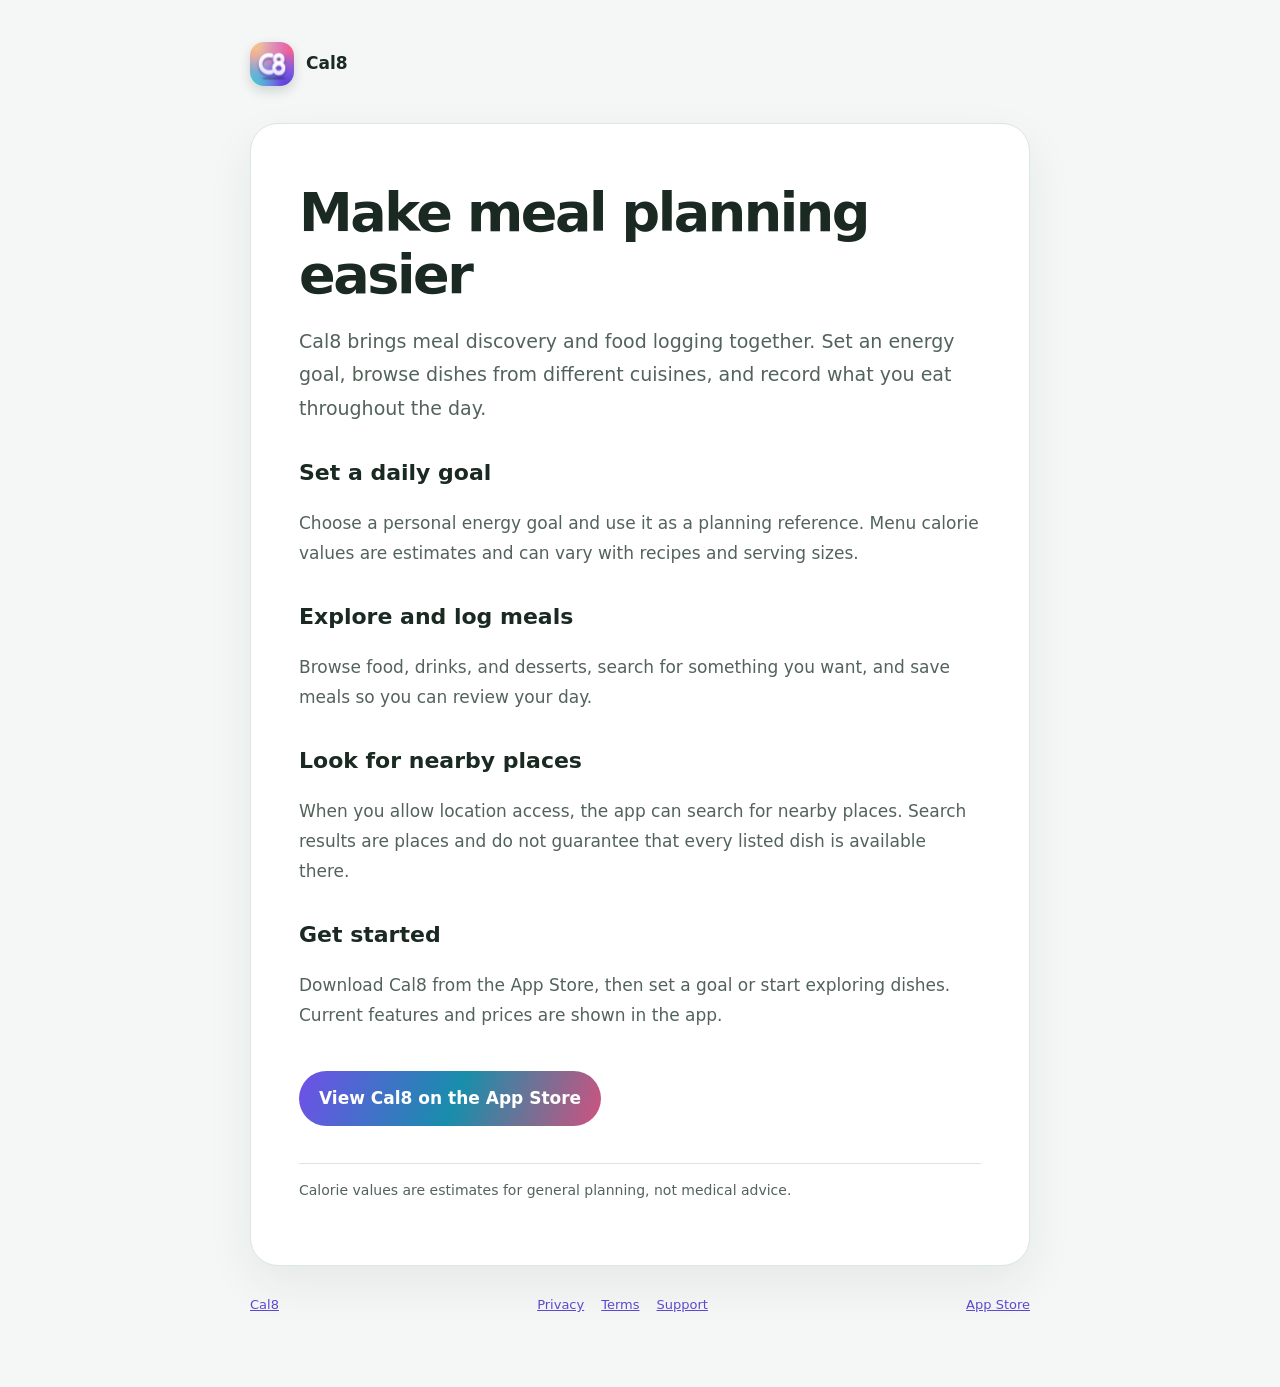
<file: en/guide/index.html>
<!doctype html>
<html lang="en"><head><meta charset="utf-8"><meta name="viewport" content="width=device-width, initial-scale=1">
<title>A simple guide to calorie and meal tracking | Cal8</title><meta name="description" content="Set an energy goal, explore dishes, view estimated calories, and keep a meal log with Cal8.">
<link rel="canonical" href="https://cal8.app/en/guide/"><link rel="alternate" hreflang="en" href="https://cal8.app/en/guide/">
  <link rel="alternate" hreflang="th" href="https://cal8.app/th/guide/">
  <link rel="alternate" hreflang="ja" href="https://cal8.app/ja/guide/">
  <link rel="alternate" hreflang="ko" href="https://cal8.app/ko/guide/">
  <link rel="alternate" hreflang="zh-Hans" href="https://cal8.app/zh-Hans/guide/">
  <link rel="alternate" hreflang="zh-Hant" href="https://cal8.app/zh-Hant/guide/">
  <link rel="alternate" hreflang="x-default" href="https://cal8.app/en/guide/">
<meta property="og:type" content="article"><meta property="og:title" content="A simple guide to calorie and meal tracking | Cal8"><meta property="og:description" content="Set an energy goal, explore dishes, view estimated calories, and keep a meal log with Cal8."><meta property="og:url" content="https://cal8.app/en/guide/"><meta property="og:image" content="https://cal8.app/assets/og-en-1200x630.jpg">
<link rel="icon" type="image/svg+xml" href="/assets/favicon.svg"><link rel="icon" type="image/png" sizes="32x32" href="/assets/favicon-32.png"><link rel="icon" type="image/png" sizes="16x16" href="/assets/favicon-16.png"><link rel="icon" href="/assets/favicon.ico" sizes="16x16 32x32 48x48"><link rel="apple-touch-icon" sizes="180x180" href="/assets/apple-touch-icon.png"><style>body{margin:0;background:#f4f7f5;color:#1b2923;font:17px/1.75 ui-sans-serif,system-ui,-apple-system,BlinkMacSystemFont,"Segoe UI",sans-serif}main{max-width:780px;margin:0 auto;padding:30px 22px 70px}a{color:#5e48cf}header{display:flex;align-items:center;gap:12px;padding:12px 0}header img{width:44px;border-radius:14px;box-shadow:0 5px 12px #18213029}header a{color:#1b2923;font-weight:850;text-decoration:none}.guide-card{margin-top:25px;padding:clamp(24px,6vw,48px);border:1px solid #dce5df;border-radius:28px;background:#fff;box-shadow:0 18px 48px #17302412}h1{font-size:clamp(34px,7vw,54px);line-height:1.15;letter-spacing:-.045em;margin:10px 0 17px}h2{font-size:22px;margin:29px 0 5px}p{color:#53635b}.intro{font-size:19px}.cta{display:inline-block;margin:23px 0;padding:13px 20px;border-radius:999px;background:linear-gradient(110deg,#7050e8,#188eab 52%,#cf527f);color:white;text-decoration:none;font-weight:750}.note{padding-top:14px;border-top:1px solid #dce5df;font-size:14px}footer{display:flex;flex-wrap:wrap;align-items:center;justify-content:space-between;gap:18px;margin-top:28px;font-size:13px}footer nav{display:flex;flex-wrap:wrap;gap:17px}@media(max-width:600px){main{padding:16px 18px 50px}footer{align-items:flex-start;flex-direction:column}}@media(prefers-reduced-motion:reduce){*{scroll-behavior:auto!important}}</style></head>
<body><main><header><img src="/assets/app-icon.png" alt=""><a href="/en/">Cal8</a></header><article class="guide-card"><h1>Make meal planning easier</h1><p class="intro">Cal8 brings meal discovery and food logging together. Set an energy goal, browse dishes from different cuisines, and record what you eat throughout the day.</p><section><h2>Set a daily goal</h2><p>Choose a personal energy goal and use it as a planning reference. Menu calorie values are estimates and can vary with recipes and serving sizes.</p></section>
<section><h2>Explore and log meals</h2><p>Browse food, drinks, and desserts, search for something you want, and save meals so you can review your day.</p></section>
<section><h2>Look for nearby places</h2><p>When you allow location access, the app can search for nearby places. Search results are places and do not guarantee that every listed dish is available there.</p></section>
<section><h2>Get started</h2><p>Download Cal8 from the App Store, then set a goal or start exploring dishes. Current features and prices are shown in the app.</p></section><a class="cta" href="https://apps.apple.com/app/id6823683906">View Cal8 on the App Store</a><p class="note">Calorie values are estimates for general planning, not medical advice.</p></article><footer><a href="/en/">Cal8</a><nav><a href="https://legal.cal8.app/privacy">Privacy</a><a href="https://legal.cal8.app/terms">Terms</a><a href="https://legal.cal8.app/">Support</a></nav><a href="https://apps.apple.com/app/id6823683906">App Store</a></footer></main></body></html>
</file>
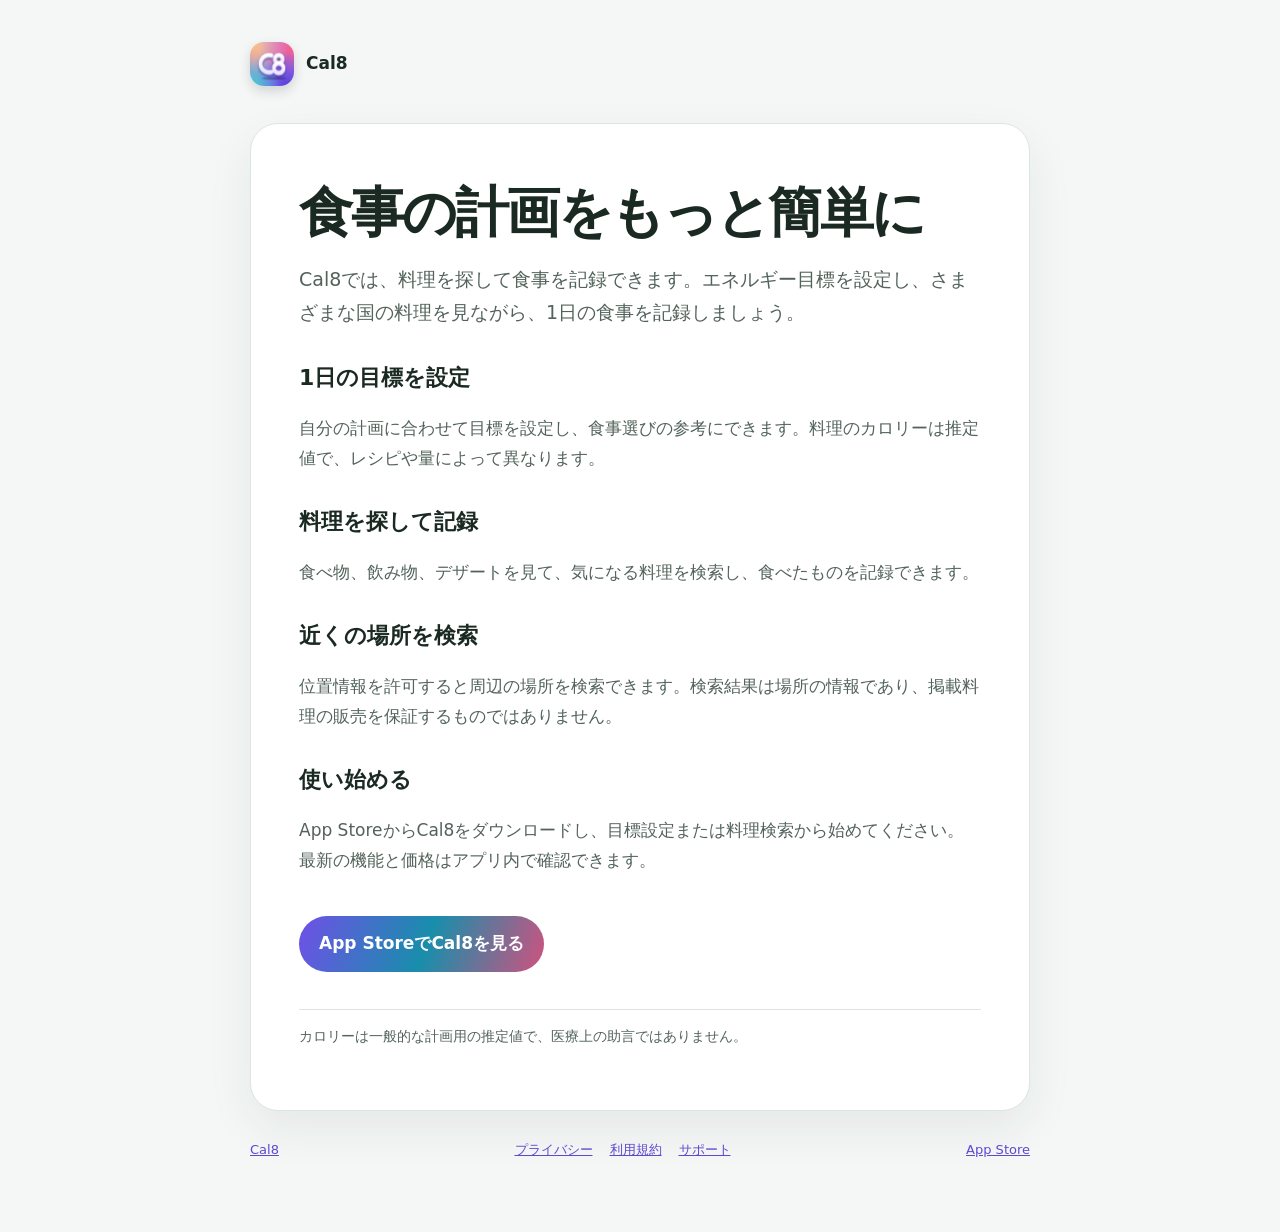
<file: ja/guide/index.html>
<!doctype html>
<html lang="ja"><head><meta charset="utf-8"><meta name="viewport" content="width=device-width, initial-scale=1">
<title>カロリー記録と食事計画の始め方 | Cal8</title><meta name="description" content="目標設定、料理検索、カロリー目安の確認、食事記録をCal8で始めましょう。">
<link rel="canonical" href="https://cal8.app/ja/guide/"><link rel="alternate" hreflang="en" href="https://cal8.app/en/guide/">
  <link rel="alternate" hreflang="th" href="https://cal8.app/th/guide/">
  <link rel="alternate" hreflang="ja" href="https://cal8.app/ja/guide/">
  <link rel="alternate" hreflang="ko" href="https://cal8.app/ko/guide/">
  <link rel="alternate" hreflang="zh-Hans" href="https://cal8.app/zh-Hans/guide/">
  <link rel="alternate" hreflang="zh-Hant" href="https://cal8.app/zh-Hant/guide/">
  <link rel="alternate" hreflang="x-default" href="https://cal8.app/en/guide/">
<meta property="og:type" content="article"><meta property="og:title" content="カロリー記録と食事計画の始め方 | Cal8"><meta property="og:description" content="目標設定、料理検索、カロリー目安の確認、食事記録をCal8で始めましょう。"><meta property="og:url" content="https://cal8.app/ja/guide/"><meta property="og:image" content="https://cal8.app/assets/og-ja-1200x630.jpg">
<link rel="icon" type="image/svg+xml" href="/assets/favicon.svg"><link rel="icon" type="image/png" sizes="32x32" href="/assets/favicon-32.png"><link rel="icon" type="image/png" sizes="16x16" href="/assets/favicon-16.png"><link rel="icon" href="/assets/favicon.ico" sizes="16x16 32x32 48x48"><link rel="apple-touch-icon" sizes="180x180" href="/assets/apple-touch-icon.png"><style>body{margin:0;background:#f4f7f5;color:#1b2923;font:17px/1.75 ui-sans-serif,system-ui,-apple-system,BlinkMacSystemFont,"Segoe UI",sans-serif}main{max-width:780px;margin:0 auto;padding:30px 22px 70px}a{color:#5e48cf}header{display:flex;align-items:center;gap:12px;padding:12px 0}header img{width:44px;border-radius:14px;box-shadow:0 5px 12px #18213029}header a{color:#1b2923;font-weight:850;text-decoration:none}.guide-card{margin-top:25px;padding:clamp(24px,6vw,48px);border:1px solid #dce5df;border-radius:28px;background:#fff;box-shadow:0 18px 48px #17302412}h1{font-size:clamp(34px,7vw,54px);line-height:1.15;letter-spacing:-.045em;margin:10px 0 17px}h2{font-size:22px;margin:29px 0 5px}p{color:#53635b}.intro{font-size:19px}.cta{display:inline-block;margin:23px 0;padding:13px 20px;border-radius:999px;background:linear-gradient(110deg,#7050e8,#188eab 52%,#cf527f);color:white;text-decoration:none;font-weight:750}.note{padding-top:14px;border-top:1px solid #dce5df;font-size:14px}footer{display:flex;flex-wrap:wrap;align-items:center;justify-content:space-between;gap:18px;margin-top:28px;font-size:13px}footer nav{display:flex;flex-wrap:wrap;gap:17px}@media(max-width:600px){main{padding:16px 18px 50px}footer{align-items:flex-start;flex-direction:column}}@media(prefers-reduced-motion:reduce){*{scroll-behavior:auto!important}}</style></head>
<body><main><header><img src="/assets/app-icon.png" alt=""><a href="/ja/">Cal8</a></header><article class="guide-card"><h1>食事の計画をもっと簡単に</h1><p class="intro">Cal8では、料理を探して食事を記録できます。エネルギー目標を設定し、さまざまな国の料理を見ながら、1日の食事を記録しましょう。</p><section><h2>1日の目標を設定</h2><p>自分の計画に合わせて目標を設定し、食事選びの参考にできます。料理のカロリーは推定値で、レシピや量によって異なります。</p></section>
<section><h2>料理を探して記録</h2><p>食べ物、飲み物、デザートを見て、気になる料理を検索し、食べたものを記録できます。</p></section>
<section><h2>近くの場所を検索</h2><p>位置情報を許可すると周辺の場所を検索できます。検索結果は場所の情報であり、掲載料理の販売を保証するものではありません。</p></section>
<section><h2>使い始める</h2><p>App StoreからCal8をダウンロードし、目標設定または料理検索から始めてください。最新の機能と価格はアプリ内で確認できます。</p></section><a class="cta" href="https://apps.apple.com/app/id6823683906">App StoreでCal8を見る</a><p class="note">カロリーは一般的な計画用の推定値で、医療上の助言ではありません。</p></article><footer><a href="/ja/">Cal8</a><nav><a href="https://legal.cal8.app/privacy">プライバシー</a><a href="https://legal.cal8.app/terms">利用規約</a><a href="https://legal.cal8.app/">サポート</a></nav><a href="https://apps.apple.com/app/id6823683906">App Store</a></footer></main></body></html>
</file>
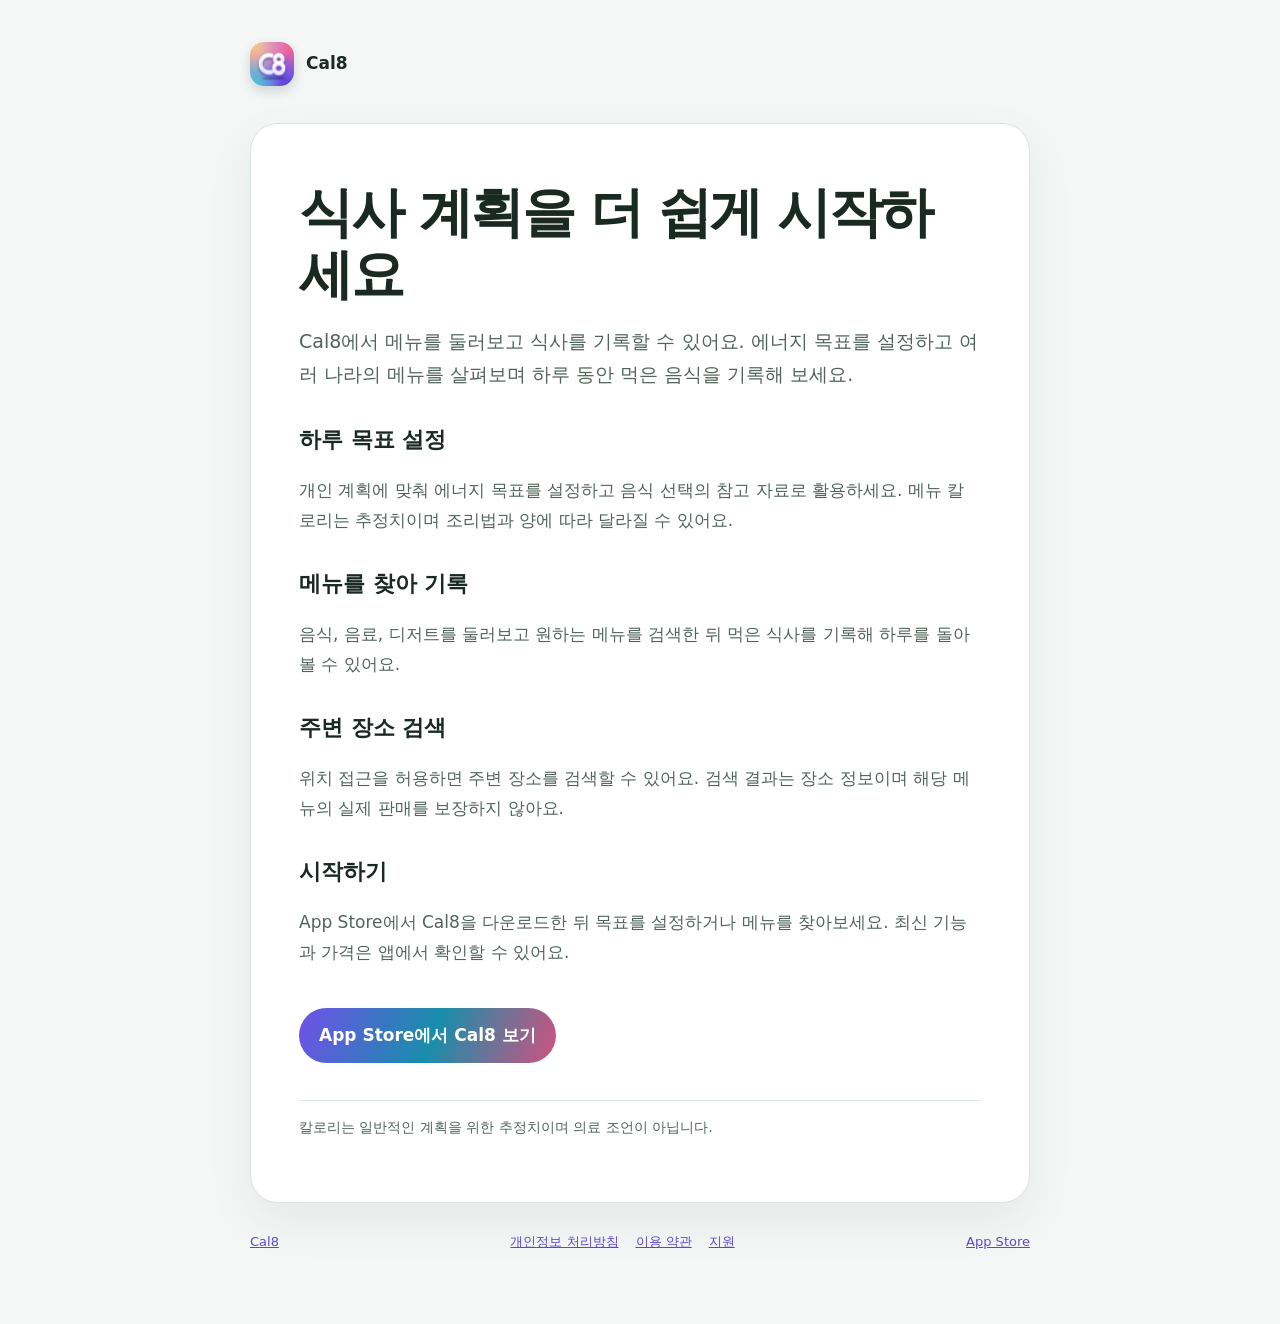
<file: ko/guide/index.html>
<!doctype html>
<html lang="ko"><head><meta charset="utf-8"><meta name="viewport" content="width=device-width, initial-scale=1">
<title>칼로리 기록과 식사 계획 시작하기 | Cal8</title><meta name="description" content="Cal8에서 목표를 설정하고 메뉴를 둘러보며 칼로리 추정치와 식사 기록을 확인하세요.">
<link rel="canonical" href="https://cal8.app/ko/guide/"><link rel="alternate" hreflang="en" href="https://cal8.app/en/guide/">
  <link rel="alternate" hreflang="th" href="https://cal8.app/th/guide/">
  <link rel="alternate" hreflang="ja" href="https://cal8.app/ja/guide/">
  <link rel="alternate" hreflang="ko" href="https://cal8.app/ko/guide/">
  <link rel="alternate" hreflang="zh-Hans" href="https://cal8.app/zh-Hans/guide/">
  <link rel="alternate" hreflang="zh-Hant" href="https://cal8.app/zh-Hant/guide/">
  <link rel="alternate" hreflang="x-default" href="https://cal8.app/en/guide/">
<meta property="og:type" content="article"><meta property="og:title" content="칼로리 기록과 식사 계획 시작하기 | Cal8"><meta property="og:description" content="Cal8에서 목표를 설정하고 메뉴를 둘러보며 칼로리 추정치와 식사 기록을 확인하세요."><meta property="og:url" content="https://cal8.app/ko/guide/"><meta property="og:image" content="https://cal8.app/assets/og-ko-1200x630.jpg">
<link rel="icon" type="image/svg+xml" href="/assets/favicon.svg"><link rel="icon" type="image/png" sizes="32x32" href="/assets/favicon-32.png"><link rel="icon" type="image/png" sizes="16x16" href="/assets/favicon-16.png"><link rel="icon" href="/assets/favicon.ico" sizes="16x16 32x32 48x48"><link rel="apple-touch-icon" sizes="180x180" href="/assets/apple-touch-icon.png"><style>body{margin:0;background:#f4f7f5;color:#1b2923;font:17px/1.75 ui-sans-serif,system-ui,-apple-system,BlinkMacSystemFont,"Segoe UI",sans-serif}main{max-width:780px;margin:0 auto;padding:30px 22px 70px}a{color:#5e48cf}header{display:flex;align-items:center;gap:12px;padding:12px 0}header img{width:44px;border-radius:14px;box-shadow:0 5px 12px #18213029}header a{color:#1b2923;font-weight:850;text-decoration:none}.guide-card{margin-top:25px;padding:clamp(24px,6vw,48px);border:1px solid #dce5df;border-radius:28px;background:#fff;box-shadow:0 18px 48px #17302412}h1{font-size:clamp(34px,7vw,54px);line-height:1.15;letter-spacing:-.045em;margin:10px 0 17px}h2{font-size:22px;margin:29px 0 5px}p{color:#53635b}.intro{font-size:19px}.cta{display:inline-block;margin:23px 0;padding:13px 20px;border-radius:999px;background:linear-gradient(110deg,#7050e8,#188eab 52%,#cf527f);color:white;text-decoration:none;font-weight:750}.note{padding-top:14px;border-top:1px solid #dce5df;font-size:14px}footer{display:flex;flex-wrap:wrap;align-items:center;justify-content:space-between;gap:18px;margin-top:28px;font-size:13px}footer nav{display:flex;flex-wrap:wrap;gap:17px}@media(max-width:600px){main{padding:16px 18px 50px}footer{align-items:flex-start;flex-direction:column}}@media(prefers-reduced-motion:reduce){*{scroll-behavior:auto!important}}</style></head>
<body><main><header><img src="/assets/app-icon.png" alt=""><a href="/ko/">Cal8</a></header><article class="guide-card"><h1>식사 계획을 더 쉽게 시작하세요</h1><p class="intro">Cal8에서 메뉴를 둘러보고 식사를 기록할 수 있어요. 에너지 목표를 설정하고 여러 나라의 메뉴를 살펴보며 하루 동안 먹은 음식을 기록해 보세요.</p><section><h2>하루 목표 설정</h2><p>개인 계획에 맞춰 에너지 목표를 설정하고 음식 선택의 참고 자료로 활용하세요. 메뉴 칼로리는 추정치이며 조리법과 양에 따라 달라질 수 있어요.</p></section>
<section><h2>메뉴를 찾아 기록</h2><p>음식, 음료, 디저트를 둘러보고 원하는 메뉴를 검색한 뒤 먹은 식사를 기록해 하루를 돌아볼 수 있어요.</p></section>
<section><h2>주변 장소 검색</h2><p>위치 접근을 허용하면 주변 장소를 검색할 수 있어요. 검색 결과는 장소 정보이며 해당 메뉴의 실제 판매를 보장하지 않아요.</p></section>
<section><h2>시작하기</h2><p>App Store에서 Cal8을 다운로드한 뒤 목표를 설정하거나 메뉴를 찾아보세요. 최신 기능과 가격은 앱에서 확인할 수 있어요.</p></section><a class="cta" href="https://apps.apple.com/app/id6823683906">App Store에서 Cal8 보기</a><p class="note">칼로리는 일반적인 계획을 위한 추정치이며 의료 조언이 아닙니다.</p></article><footer><a href="/ko/">Cal8</a><nav><a href="https://legal.cal8.app/privacy">개인정보 처리방침</a><a href="https://legal.cal8.app/terms">이용 약관</a><a href="https://legal.cal8.app/">지원</a></nav><a href="https://apps.apple.com/app/id6823683906">App Store</a></footer></main></body></html>
</file>
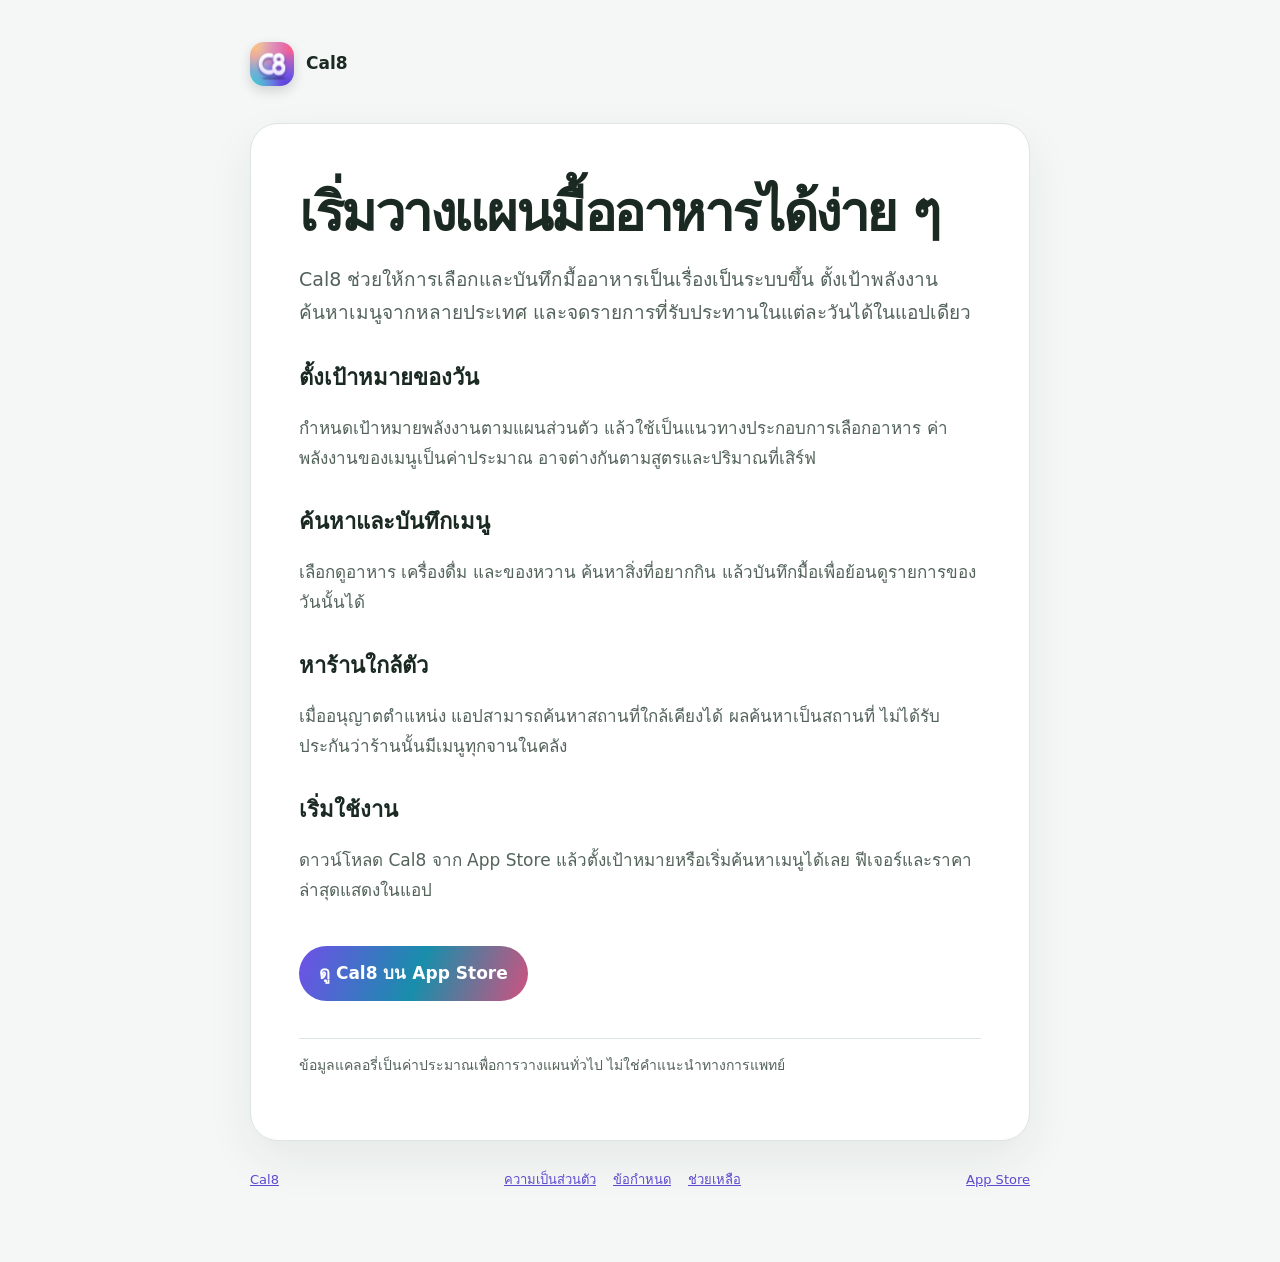
<file: th/guide/index.html>
<!doctype html>
<html lang="th"><head><meta charset="utf-8"><meta name="viewport" content="width=device-width, initial-scale=1">
<title>วิธีเริ่มบันทึกแคลอรี่และวางแผนมื้ออาหาร | Cal8</title><meta name="description" content="เริ่มตั้งเป้าพลังงาน ค้นหาเมนู ดูค่าประมาณแคลอรี่ และบันทึกสิ่งที่กินใน Cal8">
<link rel="canonical" href="https://cal8.app/th/guide/"><link rel="alternate" hreflang="en" href="https://cal8.app/en/guide/">
  <link rel="alternate" hreflang="th" href="https://cal8.app/th/guide/">
  <link rel="alternate" hreflang="ja" href="https://cal8.app/ja/guide/">
  <link rel="alternate" hreflang="ko" href="https://cal8.app/ko/guide/">
  <link rel="alternate" hreflang="zh-Hans" href="https://cal8.app/zh-Hans/guide/">
  <link rel="alternate" hreflang="zh-Hant" href="https://cal8.app/zh-Hant/guide/">
  <link rel="alternate" hreflang="x-default" href="https://cal8.app/en/guide/">
<meta property="og:type" content="article"><meta property="og:title" content="วิธีเริ่มบันทึกแคลอรี่และวางแผนมื้ออาหาร | Cal8"><meta property="og:description" content="เริ่มตั้งเป้าพลังงาน ค้นหาเมนู ดูค่าประมาณแคลอรี่ และบันทึกสิ่งที่กินใน Cal8"><meta property="og:url" content="https://cal8.app/th/guide/"><meta property="og:image" content="https://cal8.app/assets/og-th-1200x630.jpg">
<link rel="icon" type="image/svg+xml" href="/assets/favicon.svg"><link rel="icon" type="image/png" sizes="32x32" href="/assets/favicon-32.png"><link rel="icon" type="image/png" sizes="16x16" href="/assets/favicon-16.png"><link rel="icon" href="/assets/favicon.ico" sizes="16x16 32x32 48x48"><link rel="apple-touch-icon" sizes="180x180" href="/assets/apple-touch-icon.png"><style>body{margin:0;background:#f4f7f5;color:#1b2923;font:17px/1.75 ui-sans-serif,system-ui,-apple-system,BlinkMacSystemFont,"Segoe UI",sans-serif}main{max-width:780px;margin:0 auto;padding:30px 22px 70px}a{color:#5e48cf}header{display:flex;align-items:center;gap:12px;padding:12px 0}header img{width:44px;border-radius:14px;box-shadow:0 5px 12px #18213029}header a{color:#1b2923;font-weight:850;text-decoration:none}.guide-card{margin-top:25px;padding:clamp(24px,6vw,48px);border:1px solid #dce5df;border-radius:28px;background:#fff;box-shadow:0 18px 48px #17302412}h1{font-size:clamp(34px,7vw,54px);line-height:1.15;letter-spacing:-.045em;margin:10px 0 17px}h2{font-size:22px;margin:29px 0 5px}p{color:#53635b}.intro{font-size:19px}.cta{display:inline-block;margin:23px 0;padding:13px 20px;border-radius:999px;background:linear-gradient(110deg,#7050e8,#188eab 52%,#cf527f);color:white;text-decoration:none;font-weight:750}.note{padding-top:14px;border-top:1px solid #dce5df;font-size:14px}footer{display:flex;flex-wrap:wrap;align-items:center;justify-content:space-between;gap:18px;margin-top:28px;font-size:13px}footer nav{display:flex;flex-wrap:wrap;gap:17px}@media(max-width:600px){main{padding:16px 18px 50px}footer{align-items:flex-start;flex-direction:column}}@media(prefers-reduced-motion:reduce){*{scroll-behavior:auto!important}}</style></head>
<body><main><header><img src="/assets/app-icon.png" alt=""><a href="/th/">Cal8</a></header><article class="guide-card"><h1>เริ่มวางแผนมื้ออาหารได้ง่าย ๆ</h1><p class="intro">Cal8 ช่วยให้การเลือกและบันทึกมื้ออาหารเป็นเรื่องเป็นระบบขึ้น ตั้งเป้าพลังงาน ค้นหาเมนูจากหลายประเทศ และจดรายการที่รับประทานในแต่ละวันได้ในแอปเดียว</p><section><h2>ตั้งเป้าหมายของวัน</h2><p>กำหนดเป้าหมายพลังงานตามแผนส่วนตัว แล้วใช้เป็นแนวทางประกอบการเลือกอาหาร ค่าพลังงานของเมนูเป็นค่าประมาณ อาจต่างกันตามสูตรและปริมาณที่เสิร์ฟ</p></section>
<section><h2>ค้นหาและบันทึกเมนู</h2><p>เลือกดูอาหาร เครื่องดื่ม และของหวาน ค้นหาสิ่งที่อยากกิน แล้วบันทึกมื้อเพื่อย้อนดูรายการของวันนั้นได้</p></section>
<section><h2>หาร้านใกล้ตัว</h2><p>เมื่ออนุญาตตำแหน่ง แอปสามารถค้นหาสถานที่ใกล้เคียงได้ ผลค้นหาเป็นสถานที่ ไม่ได้รับประกันว่าร้านนั้นมีเมนูทุกจานในคลัง</p></section>
<section><h2>เริ่มใช้งาน</h2><p>ดาวน์โหลด Cal8 จาก App Store แล้วตั้งเป้าหมายหรือเริ่มค้นหาเมนูได้เลย ฟีเจอร์และราคาล่าสุดแสดงในแอป</p></section><a class="cta" href="https://apps.apple.com/app/id6823683906">ดู Cal8 บน App Store</a><p class="note">ข้อมูลแคลอรี่เป็นค่าประมาณเพื่อการวางแผนทั่วไป ไม่ใช่คำแนะนำทางการแพทย์</p></article><footer><a href="/th/">Cal8</a><nav><a href="https://legal.cal8.app/privacy">ความเป็นส่วนตัว</a><a href="https://legal.cal8.app/terms">ข้อกำหนด</a><a href="https://legal.cal8.app/">ช่วยเหลือ</a></nav><a href="https://apps.apple.com/app/id6823683906">App Store</a></footer></main></body></html>
</file>
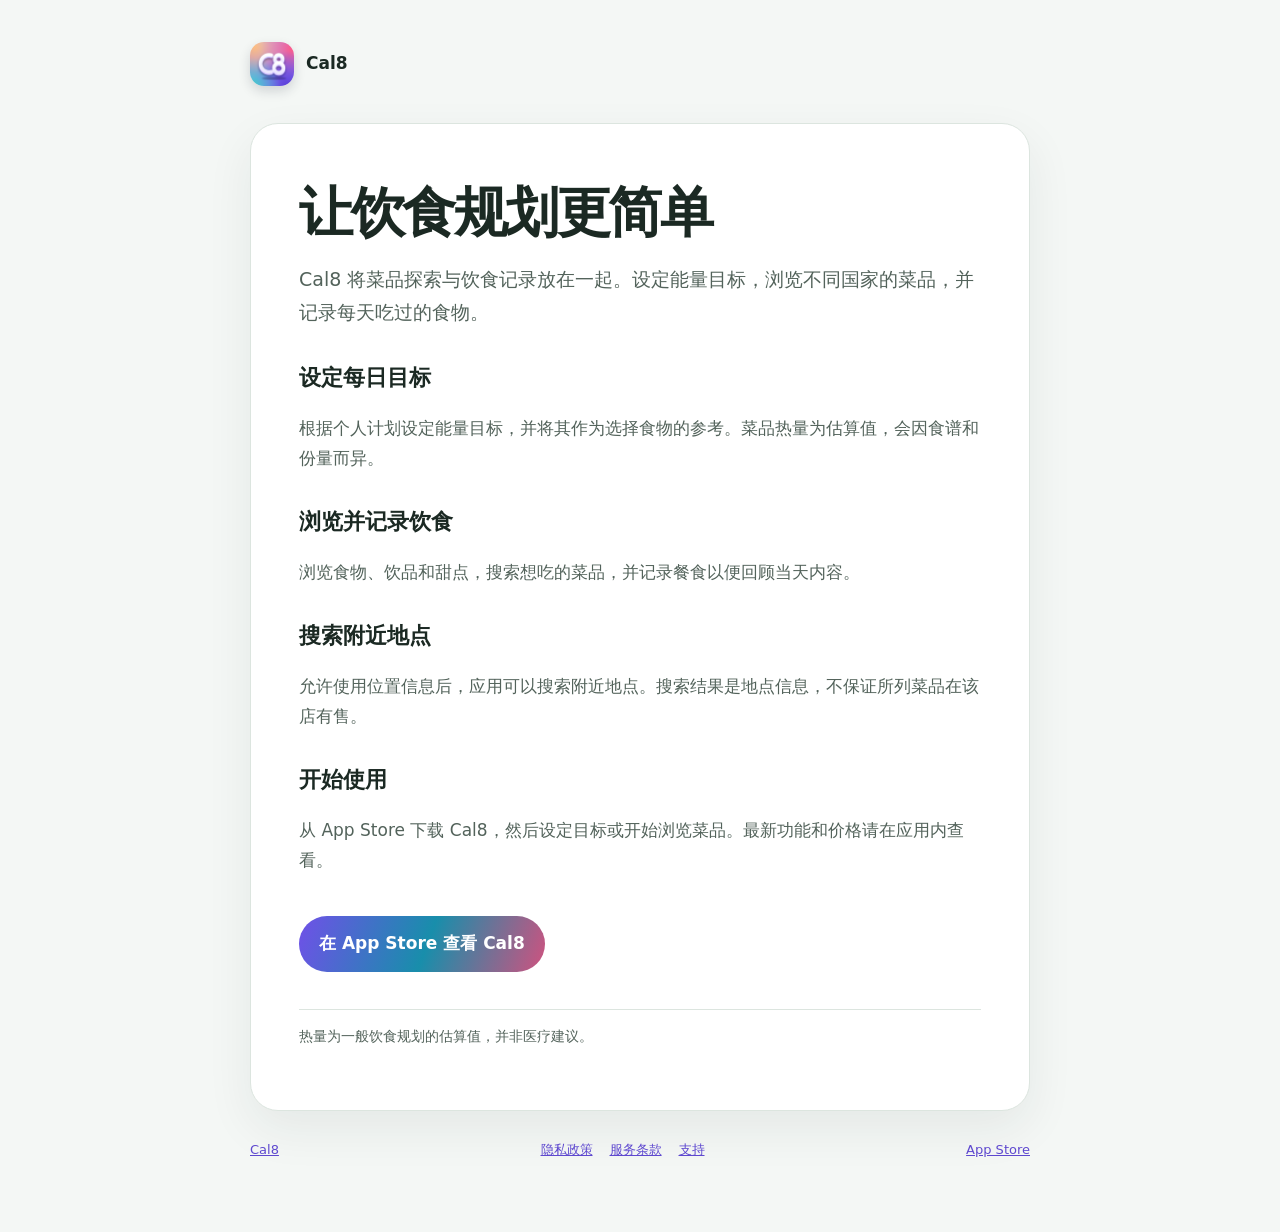
<file: zh-Hans/guide/index.html>
<!doctype html>
<html lang="zh-Hans"><head><meta charset="utf-8"><meta name="viewport" content="width=device-width, initial-scale=1">
<title>如何开始记录热量与规划饮食 | Cal8</title><meta name="description" content="使用 Cal8 设定目标、浏览菜品、查看热量估算并记录每日饮食。">
<link rel="canonical" href="https://cal8.app/zh-Hans/guide/"><link rel="alternate" hreflang="en" href="https://cal8.app/en/guide/">
  <link rel="alternate" hreflang="th" href="https://cal8.app/th/guide/">
  <link rel="alternate" hreflang="ja" href="https://cal8.app/ja/guide/">
  <link rel="alternate" hreflang="ko" href="https://cal8.app/ko/guide/">
  <link rel="alternate" hreflang="zh-Hans" href="https://cal8.app/zh-Hans/guide/">
  <link rel="alternate" hreflang="zh-Hant" href="https://cal8.app/zh-Hant/guide/">
  <link rel="alternate" hreflang="x-default" href="https://cal8.app/en/guide/">
<meta property="og:type" content="article"><meta property="og:title" content="如何开始记录热量与规划饮食 | Cal8"><meta property="og:description" content="使用 Cal8 设定目标、浏览菜品、查看热量估算并记录每日饮食。"><meta property="og:url" content="https://cal8.app/zh-Hans/guide/"><meta property="og:image" content="https://cal8.app/assets/og-zh-Hans-1200x630.jpg">
<link rel="icon" type="image/svg+xml" href="/assets/favicon.svg"><link rel="icon" type="image/png" sizes="32x32" href="/assets/favicon-32.png"><link rel="icon" type="image/png" sizes="16x16" href="/assets/favicon-16.png"><link rel="icon" href="/assets/favicon.ico" sizes="16x16 32x32 48x48"><link rel="apple-touch-icon" sizes="180x180" href="/assets/apple-touch-icon.png"><style>body{margin:0;background:#f4f7f5;color:#1b2923;font:17px/1.75 ui-sans-serif,system-ui,-apple-system,BlinkMacSystemFont,"Segoe UI",sans-serif}main{max-width:780px;margin:0 auto;padding:30px 22px 70px}a{color:#5e48cf}header{display:flex;align-items:center;gap:12px;padding:12px 0}header img{width:44px;border-radius:14px;box-shadow:0 5px 12px #18213029}header a{color:#1b2923;font-weight:850;text-decoration:none}.guide-card{margin-top:25px;padding:clamp(24px,6vw,48px);border:1px solid #dce5df;border-radius:28px;background:#fff;box-shadow:0 18px 48px #17302412}h1{font-size:clamp(34px,7vw,54px);line-height:1.15;letter-spacing:-.045em;margin:10px 0 17px}h2{font-size:22px;margin:29px 0 5px}p{color:#53635b}.intro{font-size:19px}.cta{display:inline-block;margin:23px 0;padding:13px 20px;border-radius:999px;background:linear-gradient(110deg,#7050e8,#188eab 52%,#cf527f);color:white;text-decoration:none;font-weight:750}.note{padding-top:14px;border-top:1px solid #dce5df;font-size:14px}footer{display:flex;flex-wrap:wrap;align-items:center;justify-content:space-between;gap:18px;margin-top:28px;font-size:13px}footer nav{display:flex;flex-wrap:wrap;gap:17px}@media(max-width:600px){main{padding:16px 18px 50px}footer{align-items:flex-start;flex-direction:column}}@media(prefers-reduced-motion:reduce){*{scroll-behavior:auto!important}}</style></head>
<body><main><header><img src="/assets/app-icon.png" alt=""><a href="/zh-Hans/">Cal8</a></header><article class="guide-card"><h1>让饮食规划更简单</h1><p class="intro">Cal8 将菜品探索与饮食记录放在一起。设定能量目标，浏览不同国家的菜品，并记录每天吃过的食物。</p><section><h2>设定每日目标</h2><p>根据个人计划设定能量目标，并将其作为选择食物的参考。菜品热量为估算值，会因食谱和份量而异。</p></section>
<section><h2>浏览并记录饮食</h2><p>浏览食物、饮品和甜点，搜索想吃的菜品，并记录餐食以便回顾当天内容。</p></section>
<section><h2>搜索附近地点</h2><p>允许使用位置信息后，应用可以搜索附近地点。搜索结果是地点信息，不保证所列菜品在该店有售。</p></section>
<section><h2>开始使用</h2><p>从 App Store 下载 Cal8，然后设定目标或开始浏览菜品。最新功能和价格请在应用内查看。</p></section><a class="cta" href="https://apps.apple.com/app/id6823683906">在 App Store 查看 Cal8</a><p class="note">热量为一般饮食规划的估算值，并非医疗建议。</p></article><footer><a href="/zh-Hans/">Cal8</a><nav><a href="https://legal.cal8.app/privacy">隐私政策</a><a href="https://legal.cal8.app/terms">服务条款</a><a href="https://legal.cal8.app/">支持</a></nav><a href="https://apps.apple.com/app/id6823683906">App Store</a></footer></main></body></html>
</file>
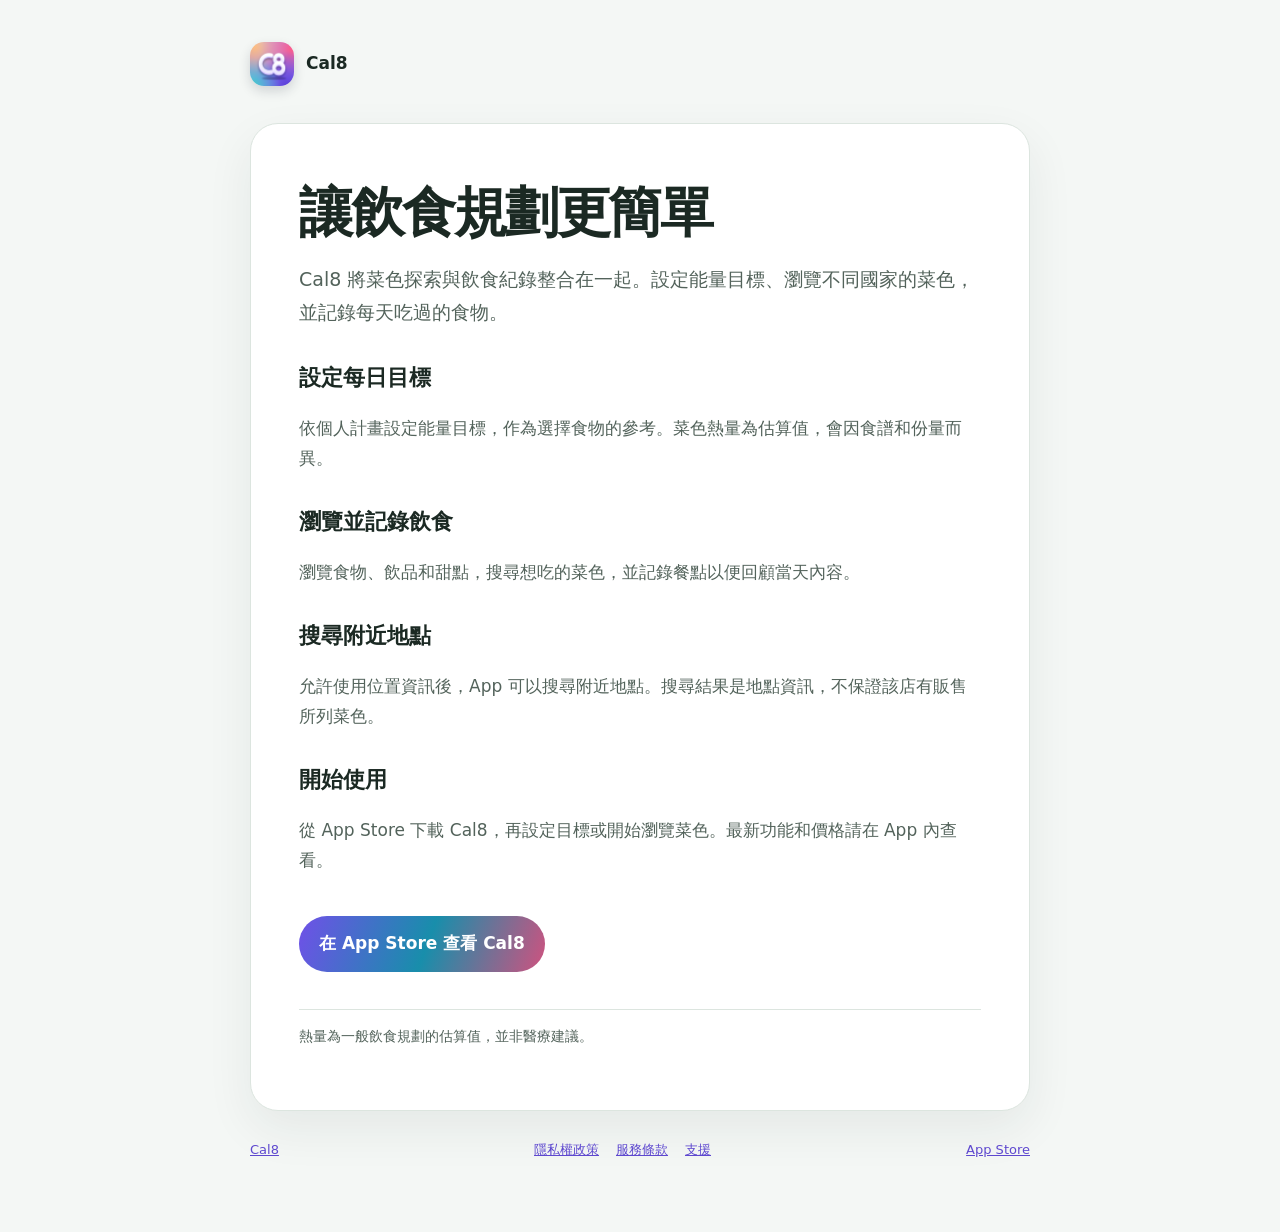
<file: zh-Hant/guide/index.html>
<!doctype html>
<html lang="zh-Hant"><head><meta charset="utf-8"><meta name="viewport" content="width=device-width, initial-scale=1">
<title>如何開始記錄熱量與規劃飲食 | Cal8</title><meta name="description" content="使用 Cal8 設定目標、瀏覽菜色、查看熱量估算並記錄每日飲食。">
<link rel="canonical" href="https://cal8.app/zh-Hant/guide/"><link rel="alternate" hreflang="en" href="https://cal8.app/en/guide/">
  <link rel="alternate" hreflang="th" href="https://cal8.app/th/guide/">
  <link rel="alternate" hreflang="ja" href="https://cal8.app/ja/guide/">
  <link rel="alternate" hreflang="ko" href="https://cal8.app/ko/guide/">
  <link rel="alternate" hreflang="zh-Hans" href="https://cal8.app/zh-Hans/guide/">
  <link rel="alternate" hreflang="zh-Hant" href="https://cal8.app/zh-Hant/guide/">
  <link rel="alternate" hreflang="x-default" href="https://cal8.app/en/guide/">
<meta property="og:type" content="article"><meta property="og:title" content="如何開始記錄熱量與規劃飲食 | Cal8"><meta property="og:description" content="使用 Cal8 設定目標、瀏覽菜色、查看熱量估算並記錄每日飲食。"><meta property="og:url" content="https://cal8.app/zh-Hant/guide/"><meta property="og:image" content="https://cal8.app/assets/og-zh-Hant-1200x630.jpg">
<link rel="icon" type="image/svg+xml" href="/assets/favicon.svg"><link rel="icon" type="image/png" sizes="32x32" href="/assets/favicon-32.png"><link rel="icon" type="image/png" sizes="16x16" href="/assets/favicon-16.png"><link rel="icon" href="/assets/favicon.ico" sizes="16x16 32x32 48x48"><link rel="apple-touch-icon" sizes="180x180" href="/assets/apple-touch-icon.png"><style>body{margin:0;background:#f4f7f5;color:#1b2923;font:17px/1.75 ui-sans-serif,system-ui,-apple-system,BlinkMacSystemFont,"Segoe UI",sans-serif}main{max-width:780px;margin:0 auto;padding:30px 22px 70px}a{color:#5e48cf}header{display:flex;align-items:center;gap:12px;padding:12px 0}header img{width:44px;border-radius:14px;box-shadow:0 5px 12px #18213029}header a{color:#1b2923;font-weight:850;text-decoration:none}.guide-card{margin-top:25px;padding:clamp(24px,6vw,48px);border:1px solid #dce5df;border-radius:28px;background:#fff;box-shadow:0 18px 48px #17302412}h1{font-size:clamp(34px,7vw,54px);line-height:1.15;letter-spacing:-.045em;margin:10px 0 17px}h2{font-size:22px;margin:29px 0 5px}p{color:#53635b}.intro{font-size:19px}.cta{display:inline-block;margin:23px 0;padding:13px 20px;border-radius:999px;background:linear-gradient(110deg,#7050e8,#188eab 52%,#cf527f);color:white;text-decoration:none;font-weight:750}.note{padding-top:14px;border-top:1px solid #dce5df;font-size:14px}footer{display:flex;flex-wrap:wrap;align-items:center;justify-content:space-between;gap:18px;margin-top:28px;font-size:13px}footer nav{display:flex;flex-wrap:wrap;gap:17px}@media(max-width:600px){main{padding:16px 18px 50px}footer{align-items:flex-start;flex-direction:column}}@media(prefers-reduced-motion:reduce){*{scroll-behavior:auto!important}}</style></head>
<body><main><header><img src="/assets/app-icon.png" alt=""><a href="/zh-Hant/">Cal8</a></header><article class="guide-card"><h1>讓飲食規劃更簡單</h1><p class="intro">Cal8 將菜色探索與飲食紀錄整合在一起。設定能量目標、瀏覽不同國家的菜色，並記錄每天吃過的食物。</p><section><h2>設定每日目標</h2><p>依個人計畫設定能量目標，作為選擇食物的參考。菜色熱量為估算值，會因食譜和份量而異。</p></section>
<section><h2>瀏覽並記錄飲食</h2><p>瀏覽食物、飲品和甜點，搜尋想吃的菜色，並記錄餐點以便回顧當天內容。</p></section>
<section><h2>搜尋附近地點</h2><p>允許使用位置資訊後，App 可以搜尋附近地點。搜尋結果是地點資訊，不保證該店有販售所列菜色。</p></section>
<section><h2>開始使用</h2><p>從 App Store 下載 Cal8，再設定目標或開始瀏覽菜色。最新功能和價格請在 App 內查看。</p></section><a class="cta" href="https://apps.apple.com/app/id6823683906">在 App Store 查看 Cal8</a><p class="note">熱量為一般飲食規劃的估算值，並非醫療建議。</p></article><footer><a href="/zh-Hant/">Cal8</a><nav><a href="https://legal.cal8.app/privacy">隱私權政策</a><a href="https://legal.cal8.app/terms">服務條款</a><a href="https://legal.cal8.app/">支援</a></nav><a href="https://apps.apple.com/app/id6823683906">App Store</a></footer></main></body></html>
</file>
<file: assets/site.css>
:root{color-scheme:light dark;--bg:#f8f7fc;--surface:rgba(255,255,255,.74);--surface-solid:#fff;--ink:#191624;--muted:#6a6678;--line:rgba(48,37,73,.11);--violet:#7154ed;--blue:#4778f0;--pink:#e76e9b;--teal:#32aaa5;--shadow:0 24px 70px rgba(57,42,94,.12);--radius:28px;--shell:1200px;font-family:ui-sans-serif,system-ui,-apple-system,BlinkMacSystemFont,"Segoe UI",sans-serif}
*{box-sizing:border-box}html{scroll-behavior:smooth;scroll-padding-top:92px}body{margin:0;background:var(--bg);color:var(--ink);font:16px/1.6 ui-sans-serif,system-ui,-apple-system,BlinkMacSystemFont,"Segoe UI",sans-serif;-webkit-font-smoothing:antialiased;overflow-x:hidden}body:before{content:"";position:fixed;inset:-20vh -12vw;z-index:-2;pointer-events:none;background:radial-gradient(45% 42% at 14% 20%,rgba(170,140,255,.19),transparent 70%),radial-gradient(38% 38% at 82% 18%,rgba(255,151,187,.17),transparent 72%),radial-gradient(43% 42% at 54% 82%,rgba(103,195,190,.15),transparent 72%);filter:blur(26px)}a{color:inherit;text-decoration:none}img{display:block;max-width:100%}button{font:inherit}button,a,summary{touch-action:manipulation}button:focus-visible,a:focus-visible,summary:focus-visible,[tabindex="0"]:focus-visible{outline:3px solid var(--blue);outline-offset:4px}.shell{width:min(var(--shell),calc(100% - 56px));margin-inline:auto}.skip-link{position:fixed;z-index:100;top:12px;left:12px;padding:10px 16px;border-radius:12px;background:var(--ink);color:#fff;transform:translateY(-160%)}.skip-link:focus{transform:none}
.site-header{position:sticky;top:12px;z-index:30;padding:0 0 4px}.header-inner{min-height:72px;display:flex;align-items:center;justify-content:space-between;gap:22px;padding:9px 12px 9px 18px;border:1px solid var(--line);border-radius:22px;background:var(--surface);backdrop-filter:blur(22px) saturate(145%);-webkit-backdrop-filter:blur(22px) saturate(145%);box-shadow:0 12px 40px rgba(43,34,67,.08)}.brand{display:flex;align-items:center;gap:10px;font-size:20px;font-weight:850;letter-spacing:-.06em}.brand img{width:42px;height:42px;border-radius:14px;box-shadow:0 5px 16px rgba(39,29,65,.18)}.primary-nav,.header-right,.language-switcher{display:flex;align-items:center}.primary-nav{gap:25px;margin-left:auto}.primary-nav a{color:var(--muted);font-size:13px;font-weight:650;transition:color .18s}.primary-nav a:hover,.legal-links a:hover{color:var(--violet)}.header-right{gap:14px}.language-switcher{gap:2px;padding:4px;border:1px solid var(--line);border-radius:999px;background:rgba(255,255,255,.36)}.language-switcher a{min-width:33px;padding:6px 8px;border-radius:999px;color:var(--muted);font-size:10px;font-weight:800;text-align:center;transition:background .18s,color .18s}.language-switcher a[aria-current="page"]{background:var(--surface-solid);color:var(--ink);box-shadow:0 2px 8px rgba(25,22,36,.09)}.header-cta{display:inline-flex;align-items:center;gap:9px;padding:10px 15px;border-radius:14px;background:var(--ink);color:#fff;font-size:12px;font-weight:750;white-space:nowrap}.header-cta span{font-size:16px;line-height:1}
.hero{position:relative;min-height:690px;display:flex;align-items:center;overflow:hidden;margin-top:-80px;padding:136px 0 74px}.hero-mesh{position:absolute;inset:0;z-index:-1;background:radial-gradient(ellipse 40% 45% at 76% 45%,rgba(160,135,255,.22),transparent 75%),radial-gradient(ellipse 26% 34% at 91% 69%,rgba(255,151,187,.19),transparent 74%),radial-gradient(ellipse 34% 34% at 59% 70%,rgba(65,184,175,.13),transparent 75%)}.hero-inner{display:grid;grid-template-columns:minmax(0,1.02fr) minmax(360px,.98fr);align-items:center;gap:3vw}.hero-copy{position:relative;z-index:2;padding:20px 0}.eyebrow,.kicker{margin:0 0 15px;color:var(--violet);font-size:11px;font-weight:850;letter-spacing:.15em;text-transform:uppercase}.eyebrow{display:inline-flex;align-items:center;gap:9px;padding:8px 13px;border:1px solid rgba(113,84,237,.19);border-radius:999px;background:var(--surface);backdrop-filter:blur(12px);letter-spacing:.07em;text-transform:none}.eyebrow-mark,.caption-dot{width:7px;height:7px;flex:none;border-radius:50%;background:linear-gradient(135deg,var(--violet),var(--pink));box-shadow:0 0 0 4px rgba(113,84,237,.1)}h1,h2,h3,p{margin-top:0}h1{max-width:710px;margin:14px 0 22px;font-size:clamp(3.1rem,7.1vw,6.25rem);font-weight:790;line-height:.99;letter-spacing:-.075em}h1>span{display:block}.headline-accent{padding:0 0 .08em;background:linear-gradient(100deg,#6442e8 6%,#9664ea 49%,#df689a 100%);background-clip:text;-webkit-background-clip:text;color:transparent}.hero-lead{max-width:560px;margin-bottom:25px;color:var(--muted);font-size:clamp(16px,1.55vw,19px);line-height:1.7}.hero-actions{display:flex;align-items:center;flex-wrap:wrap;gap:17px}.app-store-badge{display:inline-flex;align-items:center;gap:11px;min-height:58px;padding:9px 17px;border:1px solid rgba(255,255,255,.13);border-radius:15px;background:#08080a;color:#fff;box-shadow:0 12px 26px rgba(16,13,23,.2);transition:transform .2s,box-shadow .2s}.app-store-badge:hover{transform:translateY(-2px);box-shadow:0 16px 34px rgba(16,13,23,.27)}.app-store-badge svg{width:27px;height:27px;fill:none;stroke:currentColor;stroke-width:1.9;stroke-linecap:round;stroke-linejoin:round}.app-store-badge span{font-size:13px;font-weight:760;letter-spacing:-.01em}.text-link{display:inline-flex;align-items:center;gap:8px;color:var(--muted);font-size:13px;font-weight:700}.text-link span{color:var(--violet);font-size:17px}.hero-note{margin:13px 0 0;color:var(--muted);font-size:11px}.hero-tags{display:flex;flex-wrap:wrap;gap:8px;margin-top:24px}.hero-tags span{padding:7px 11px;border:1px solid var(--line);border-radius:999px;background:rgba(255,255,255,.43);color:var(--muted);font-size:10px;font-weight:700;backdrop-filter:blur(10px)}
.hero-visual{position:relative;min-height:525px;display:grid;place-items:center;isolation:isolate}.visual-glow{position:absolute;border-radius:50%;filter:blur(1px);pointer-events:none}.visual-glow-a{width:370px;height:370px;background:radial-gradient(circle,rgba(161,134,255,.27),rgba(162,133,250,.07) 58%,transparent 72%)}.visual-glow-b{right:-2%;bottom:12%;width:190px;height:190px;background:radial-gradient(circle,rgba(245,131,176,.21),transparent 70%)}.visual-orbit{position:absolute;width:min(430px,90%);aspect-ratio:1;border:1px solid rgba(113,84,237,.18);border-radius:50%;transform:rotate(-18deg) scaleY(.78)}.visual-orbit:before,.visual-orbit:after{content:"";position:absolute;border:1px solid rgba(93,176,181,.19);border-radius:50%}.visual-orbit:before{inset:25px -25px;transform:rotate(47deg)}.visual-orbit:after{inset:56px 25px;transform:rotate(-36deg)}.screen-frame{position:absolute;overflow:hidden;padding:7px;border:1px solid rgba(255,255,255,.7);border-radius:33px;background:#18151f;box-shadow:0 34px 72px rgba(35,24,69,.28),0 2px 10px rgba(28,21,43,.2)}.screen-frame img{width:100%;height:100%;object-fit:cover;border-radius:26px}.screen-frame-back{z-index:1;width:193px;aspect-ratio:1320/2868;transform:translate(-120px,-8px) rotate(-8deg)}.screen-frame-front{z-index:2;width:222px;aspect-ratio:1320/2868;transform:translate(37px,7px) rotate(4deg)}.visual-caption{position:absolute;z-index:3;right:1%;bottom:9%;display:flex;align-items:center;gap:9px;padding:12px 15px;border:1px solid rgba(255,255,255,.65);border-radius:14px;background:var(--surface);backdrop-filter:blur(18px);box-shadow:var(--shadow);font-size:11px;font-weight:750}.scroll-cue{position:absolute;bottom:18px;left:50%;width:24px;height:36px;display:grid;place-items:start center;padding-top:7px;border:1px solid var(--line);border-radius:999px;transform:translateX(-50%)}.scroll-cue span{width:3px;height:7px;border-radius:9px;background:var(--violet);animation:cue 1.8s ease-in-out infinite}@keyframes cue{50%{transform:translateY(9px);opacity:.3}}
.section{padding:108px 0}.section-heading{max-width:700px}.section-heading h2,.screens-heading h2{margin:0 0 14px;font-size:clamp(2rem,4.5vw,3.55rem);font-weight:760;line-height:1.06;letter-spacing:-.065em}.section-heading>p:last-child{max-width:590px;margin:0;color:var(--muted);font-size:15px}.features-section{position:relative}.features-section:before{content:"";position:absolute;inset:7% 0 0;z-index:-1;background:linear-gradient(180deg,transparent,rgba(232,227,249,.37),transparent)}.feature-grid{display:grid;grid-template-columns:repeat(3,minmax(0,1fr));gap:14px;margin-top:43px}.feature-card{min-height:213px;padding:25px;border:1px solid var(--line);border-radius:23px;background:var(--surface);backdrop-filter:blur(14px);box-shadow:0 5px 22px rgba(45,34,72,.035);transition:transform .22s,border-color .22s,box-shadow .22s}.feature-card:hover{transform:translateY(-4px);border-color:rgba(113,84,237,.27);box-shadow:var(--shadow)}.feature-icon{width:44px;height:44px;display:grid;place-items:center;margin-bottom:21px;border-radius:14px;background:linear-gradient(145deg,rgba(113,84,237,.15),rgba(180,129,245,.12));color:var(--violet)}.feature-icon svg{width:23px;height:23px;fill:none;stroke:currentColor;stroke-width:1.65;stroke-linecap:round;stroke-linejoin:round}.icon-menu{background:linear-gradient(145deg,rgba(61,165,182,.17),rgba(64,203,182,.11));color:#2c999f}.icon-log{background:linear-gradient(145deg,rgba(237,116,158,.18),rgba(245,178,132,.13));color:#ce5a89}.icon-plan{background:linear-gradient(145deg,rgba(78,126,238,.16),rgba(140,172,250,.14));color:#4d72dc}.icon-nearby{background:linear-gradient(145deg,rgba(49,173,145,.17),rgba(119,204,166,.12));color:#26977c}.icon-pro{background:linear-gradient(145deg,rgba(219,155,54,.18),rgba(240,195,103,.12));color:#ba8326}.feature-card h3{margin:0 0 8px;font-size:16px;font-weight:760;letter-spacing:-.025em}.feature-card p{max-width:42ch;margin:0;color:var(--muted);font-size:12px;line-height:1.75}
.how-section{padding-top:85px;padding-bottom:120px}.how-layout{display:grid;grid-template-columns:minmax(250px,.75fr) minmax(0,1.25fr);align-items:start;gap:9vw}.how-layout .section-heading{position:sticky;top:130px}.steps-list{display:grid;gap:11px;margin:0;padding:0;list-style:none}.step-card{display:grid;grid-template-columns:56px minmax(0,1fr) 25px;align-items:center;gap:17px;min-height:109px;padding:17px 20px;border:1px solid var(--line);border-radius:21px;background:var(--surface);backdrop-filter:blur(12px);transition:transform .2s,border-color .2s}.step-card:hover{transform:translateX(4px);border-color:rgba(113,84,237,.28)}.step-number{width:48px;height:48px;display:grid;place-items:center;border:1px solid rgba(113,84,237,.18);border-radius:16px;background:rgba(113,84,237,.08);color:var(--violet);font-size:12px;font-weight:850}.step-card h3{margin:0 0 4px;font-size:15px;font-weight:760}.step-card p{margin:0;color:var(--muted);font-size:12px}.step-arrow{color:var(--violet);font-size:19px}
.screens-section{overflow:hidden;padding:95px 0 105px;background:linear-gradient(140deg,rgba(231,227,251,.63),rgba(242,239,249,.28) 48%,rgba(218,243,239,.52));border-top:1px solid rgba(255,255,255,.6);border-bottom:1px solid var(--line)}.screens-heading{display:flex;align-items:end;justify-content:space-between;gap:20px;margin-bottom:34px}.screens-heading .section-heading{max-width:720px}.screens-heading .section-heading>p:last-child{max-width:610px}.carousel-controls{display:flex;gap:9px;flex:none;padding-bottom:3px}.carousel-control{width:44px;height:44px;display:grid;place-items:center;border:1px solid var(--line);border-radius:50%;background:var(--surface);color:var(--ink);cursor:pointer;transition:background .18s,color .18s,transform .18s}.carousel-control:hover{transform:translateY(-2px);background:var(--ink);color:var(--bg)}.carousel-control svg{width:19px;height:19px;fill:none;stroke:currentColor;stroke-width:1.8;stroke-linecap:round;stroke-linejoin:round}.screens-track{display:grid;grid-auto-columns:minmax(182px,19%);grid-auto-flow:column;gap:17px;overflow-x:auto;overscroll-behavior-inline:contain;scroll-snap-type:x mandatory;scroll-padding:4px;padding:4px 4px 20px;margin:0;list-style:none;scrollbar-color:rgba(113,84,237,.38) transparent;scrollbar-width:thin}.screens-track::-webkit-scrollbar{height:7px}.screens-track::-webkit-scrollbar-thumb{border-radius:99px;background:rgba(113,84,237,.32)}.shot-card{scroll-snap-align:start;min-width:0}.shot-figure{margin:0}.shot-frame{overflow:hidden;padding:6px;border:1px solid rgba(255,255,255,.75);border-radius:25px;background:#17151e;box-shadow:0 18px 38px rgba(37,28,65,.17);transition:transform .25s,box-shadow .25s}.shot-card:hover .shot-frame,.shot-card:focus-visible .shot-frame{transform:translateY(-6px) rotate(-.5deg);box-shadow:0 27px 46px rgba(37,28,65,.21)}.shot-frame img{width:100%;aspect-ratio:1320/2868;object-fit:cover;border-radius:19px}.shot-figure figcaption{display:flex;justify-content:space-between;gap:9px;padding:13px 3px;color:var(--muted);font-size:11px;font-weight:700}.shot-index{color:var(--violet);font-size:10px;letter-spacing:.1em}.carousel-hint{margin:5px 2px 0;color:var(--muted);font-size:11px}
.faq-section{padding:118px 0}.faq-layout{display:grid;grid-template-columns:minmax(230px,.72fr) minmax(0,1.28fr);gap:10vw}.faq-layout .section-heading{position:sticky;top:130px;align-self:start}.faq-list{border-top:1px solid var(--line)}.faq-list details{border-bottom:1px solid var(--line)}.faq-list summary{position:relative;display:flex;justify-content:space-between;align-items:center;gap:20px;padding:20px 3px;cursor:pointer;list-style:none;font-size:14px;font-weight:730}.faq-list summary::-webkit-details-marker{display:none}.faq-list summary span{position:relative;width:23px;height:23px;flex:none;border:1px solid var(--line);border-radius:50%}.faq-list summary span:before,.faq-list summary span:after{content:"";position:absolute;top:10px;left:6px;width:9px;height:1.5px;border-radius:2px;background:var(--violet);transition:transform .2s}.faq-list summary span:after{transform:rotate(90deg)}.faq-list details[open] summary span:after{transform:rotate(0)}.faq-list details p{max-width:70ch;margin:0;padding:0 38px 22px 3px;color:var(--muted);font-size:13px;line-height:1.8}
.final-cta{position:relative;overflow:hidden;padding:93px 0 102px;background:linear-gradient(118deg,#21183d,#30235a 55%,#233d54);color:#fff;text-align:center}.final-glow{position:absolute;inset:-50%;background:radial-gradient(ellipse at 28% 55%,rgba(150,110,255,.38),transparent 37%),radial-gradient(ellipse at 75% 43%,rgba(226,104,160,.27),transparent 32%),radial-gradient(ellipse at 54% 90%,rgba(58,177,170,.24),transparent 32%);filter:blur(12px)}.final-content{position:relative}.final-content .kicker{color:#c3b1ff}.final-content h2{max-width:820px;margin:0 auto 15px;font-size:clamp(2.4rem,5.6vw,4.8rem);line-height:1.02;letter-spacing:-.07em}.final-content>p:not(.kicker){margin:0 auto 27px;color:rgba(255,255,255,.73);font-size:15px}.final-content .app-store-badge{margin:auto;border-color:rgba(255,255,255,.12);box-shadow:0 12px 36px rgba(0,0,0,.23)}.site-footer{padding:34px 0 19px}.footer-main{display:grid;grid-template-columns:auto minmax(200px,1fr) auto;align-items:center;gap:28px;padding-bottom:27px;border-bottom:1px solid var(--line)}.footer-brand{font-size:24px;font-weight:850;letter-spacing:-.07em}.footer-brand span{color:var(--violet)}.footer-main p{max-width:450px;margin:0;color:var(--muted);font-size:11px}.legal-links{display:flex;flex-wrap:wrap;gap:19px}.legal-links a{color:var(--muted);font-size:11px;font-weight:700}.footer-bottom{display:flex;align-items:center;justify-content:space-between;padding-top:15px;color:var(--muted);font-size:10px}.footer-bottom a{display:flex;align-items:center;gap:8px;font-weight:700}.footer-bottom a span{color:var(--violet);font-size:15px}
.reveal{opacity:1;transform:none}.reveal-ready .reveal{opacity:0;transform:translateY(18px);transition:opacity .65s ease,transform .65s cubic-bezier(.2,.7,.2,1)}.reveal-ready .reveal.is-visible{opacity:1;transform:translateY(0)}
@media(prefers-color-scheme:dark){:root{--bg:#111019;--surface:rgba(31,28,42,.75);--surface-solid:#262333;--ink:#f4f1fb;--muted:#b2adbf;--line:rgba(229,220,255,.13);--violet:#ad94ff;--blue:#89a8ff;--shadow:0 24px 70px rgba(0,0,0,.31)}body:before{background:radial-gradient(45% 42% at 14% 20%,rgba(108,75,204,.22),transparent 70%),radial-gradient(38% 38% at 82% 18%,rgba(169,65,112,.18),transparent 72%),radial-gradient(43% 42% at 54% 82%,rgba(40,129,128,.17),transparent 72%)}.hero-mesh{background:radial-gradient(ellipse 40% 45% at 76% 45%,rgba(110,80,206,.24),transparent 75%),radial-gradient(ellipse 26% 34% at 91% 69%,rgba(185,74,124,.2),transparent 74%),radial-gradient(ellipse 34% 34% at 59% 70%,rgba(38,136,129,.16),transparent 75%)}.headline-accent{background-image:linear-gradient(100deg,#b2a0ff 6%,#bd9dff 49%,#f198bb 100%)}.hero-tags span{background:rgba(27,24,38,.55)}.feature-card,.step-card{background:rgba(31,28,42,.64)}.features-section:before{background:linear-gradient(180deg,transparent,rgba(69,50,102,.18),transparent)}.screens-section{background:linear-gradient(140deg,rgba(55,43,84,.48),rgba(34,31,48,.36) 48%,rgba(34,76,75,.28))}.visual-caption{background:rgba(31,28,42,.78)}.language-switcher a[aria-current="page"]{background:#383348}.carousel-control:hover{background:#f4f1fb;color:#111019}}
@media(max-width:1000px){.primary-nav{gap:15px}.header-right{gap:8px}.language-switcher{gap:0}.language-switcher a{min-width:28px;padding-inline:6px}.hero{min-height:630px}.hero-inner{grid-template-columns:minmax(0,1fr) minmax(310px,.88fr);gap:1vw}.hero-visual{min-height:460px}.screen-frame-front{width:196px}.screen-frame-back{width:169px;transform:translate(-105px,-8px) rotate(-8deg)}.feature-grid{grid-template-columns:repeat(2,minmax(0,1fr))}.screens-track{grid-auto-columns:minmax(172px,24%)}}
@media(max-width:720px){.shell{width:min(100% - 34px,var(--shell))}.site-header{top:7px}.header-inner{min-height:auto;display:grid;grid-template-columns:auto 1fr;gap:9px;padding:8px 10px;border-radius:18px}.brand{gap:7px;font-size:17px}.brand img{width:35px;height:35px;border-radius:11px}.primary-nav{grid-column:1/-1;grid-row:2;justify-content:center;gap:clamp(15px,6vw,35px);padding:2px 0 3px}.primary-nav a{font-size:11px}.header-right{grid-column:2;grid-row:1;justify-content:end;gap:8px}.language-switcher{max-width:275px;overflow-x:auto;scrollbar-width:none}.language-switcher::-webkit-scrollbar{display:none}.language-switcher a{min-width:27px;padding:5px 6px;font-size:9px}.header-cta{padding:9px 11px;border-radius:12px;font-size:10px}.hero{min-height:0;margin-top:-91px;padding:167px 0 66px}.hero-inner{grid-template-columns:1fr;gap:1px}.hero-copy{padding:3px 0 0}.eyebrow{margin-bottom:8px;font-size:10px}h1{max-width:600px;margin:11px 0 14px;font-size:clamp(3rem,13.5vw,5.2rem);letter-spacing:-.078em}.hero-lead{max-width:570px;margin-bottom:19px;font-size:15px}.hero-actions{gap:13px}.app-store-badge{min-height:54px;padding:8px 13px;border-radius:14px}.app-store-badge span{font-size:12px}.text-link{font-size:12px}.hero-note{font-size:10px}.hero-tags{gap:6px;margin-top:17px}.hero-tags span{padding:6px 9px;font-size:9px}.hero-visual{min-height:390px;margin:7px -5px 0}.visual-glow-a{width:290px;height:290px}.visual-orbit{width:340px}.screen-frame-front{width:168px;border-radius:27px}.screen-frame-back{width:147px;transform:translate(-90px,-3px) rotate(-8deg);border-radius:27px}.screen-frame img{border-radius:21px}.visual-caption{right:3%;bottom:6%;padding:10px 12px;font-size:10px}.scroll-cue{display:none}.section{padding:78px 0}.section-heading h2,.screens-heading h2{font-size:clamp(2rem,9vw,3.2rem)}.section-heading>p:last-child{font-size:13px}.feature-grid{gap:10px;margin-top:28px}.feature-card{min-height:195px;padding:17px;border-radius:19px}.feature-icon{width:39px;height:39px;margin-bottom:17px;border-radius:12px}.feature-icon svg{width:21px;height:21px}.feature-card h3{font-size:14px}.feature-card p{font-size:11px}.how-section{padding:71px 0 83px}.how-layout,.faq-layout{grid-template-columns:1fr;gap:28px}.how-layout .section-heading,.faq-layout .section-heading{position:static}.steps-list{gap:9px}.step-card{grid-template-columns:45px 1fr 18px;gap:12px;min-height:94px;padding:14px;border-radius:18px}.step-number{width:41px;height:41px;border-radius:13px;font-size:11px}.step-card h3{font-size:13px}.step-card p{font-size:11px}.screens-section{padding:74px 0 79px}.screens-heading{align-items:end;margin-bottom:22px}.screens-track{grid-auto-columns:minmax(154px,43%);gap:13px;padding-bottom:16px}.shot-frame{border-radius:21px}.shot-frame img{border-radius:16px}.shot-figure figcaption{font-size:10px}.carousel-control{width:38px;height:38px}.carousel-hint{font-size:10px}.faq-section{padding:80px 0}.faq-layout{gap:22px}.faq-list summary{padding:17px 2px;font-size:12px}.faq-list details p{padding:0 32px 18px 2px;font-size:11px}.final-cta{padding:74px 0 80px}.final-content h2{font-size:clamp(2.35rem,10vw,4rem)}.final-content>p:not(.kicker){font-size:13px}.footer-main{grid-template-columns:1fr auto;gap:11px 20px;padding-bottom:19px}.footer-brand{grid-column:1}.footer-main p{grid-column:1/-1;grid-row:2}.legal-links{grid-column:2;grid-row:1;gap:12px}.legal-links a{font-size:10px}}
@media(max-width:390px){.primary-nav{gap:13px}.primary-nav a{font-size:10px}.header-right{gap:5px}.language-switcher a{min-width:24px;padding-inline:4px}.header-cta{gap:5px;padding:8px 9px;font-size:9px}.hero-visual{min-height:350px}.screen-frame-front{width:151px}.screen-frame-back{width:132px;transform:translate(-81px,-3px) rotate(-8deg)}.feature-grid{grid-template-columns:1fr}.feature-card{min-height:0;padding:18px}.feature-icon{margin-bottom:12px}.screens-track{grid-auto-columns:minmax(148px,61%)}.carousel-controls{gap:5px}.carousel-control{width:34px;height:34px}.legal-links{gap:8px}}
@media(prefers-reduced-motion:reduce){html{scroll-behavior:auto}*,*::before,*::after{animation-duration:.01ms!important;animation-iteration-count:1!important;transition-duration:.01ms!important;scroll-behavior:auto!important}.reveal-ready .reveal{opacity:1;transform:none}}

/* QA: keep screenshot sizing intrinsic and the compact header readable. */
.shot-frame img{width:100%;height:auto;aspect-ratio:660 / 1434;object-fit:cover;object-position:top center}
.language-select-control{display:none}
@media(prefers-color-scheme:dark){.header-cta{background:var(--violet);color:#17131f}}
@media(max-width:480px){
  .header-inner{min-height:58px;display:flex;flex-wrap:nowrap;gap:8px;padding:7px 8px}
  .brand{flex:none;gap:7px;font-size:17px}
  .brand img{width:36px;height:36px}
  .primary-nav{display:none}
  .header-right{flex:none;gap:7px;margin-left:auto}
  .language-switcher{display:none}
  .language-select-control{position:relative;display:grid;place-items:center;flex:none;width:34px;height:34px;border:1px solid var(--line);border-radius:50%;background:var(--surface-solid);color:var(--ink)}
  .language-select-control svg{width:17px;height:17px;fill:none;stroke:currentColor;stroke-width:1.6;stroke-linecap:round;stroke-linejoin:round}
  .language-select-control:focus-within{outline:3px solid var(--blue);outline-offset:3px}
  .language-select{position:absolute;inset:0;width:100%;height:100%;margin:0;border:0;opacity:0;cursor:pointer;appearance:none}
  .header-cta{gap:5px;padding:8px 9px;font-size:10px}
  .hero-visual{min-height:345px;margin-top:0}
  .screen-frame-front{width:154px}
  .screen-frame-back{width:135px}
}
@media(max-width:390px){
  .hero-visual{min-height:326px}
  .screen-frame-front{width:146px}
  .screen-frame-back{width:127px}
}

/* Product details added for the root-domain EN and Japanese landing pages. */
.conversion-page .language-switcher{display:flex;align-items:center;gap:4px}
.conversion-page .language-switcher a{min-width:34px;padding:7px 9px;border:1px solid var(--line);border-radius:999px;color:var(--muted);font-size:10px;font-weight:800;text-align:center;transition:background .18s,color .18s,border-color .18s}
.conversion-page .language-switcher a:hover{border-color:rgba(113,84,237,.35);color:var(--ink)}
.conversion-page .language-switcher a[aria-current="page"]{border-color:var(--ink);background:var(--ink);color:var(--bg)}
.conversion-page .language-select-control{position:relative;display:grid;place-items:center;flex:none;width:35px;height:35px;border:1px solid var(--line);border-radius:50%;background:var(--surface-solid);color:var(--ink)}
.conversion-page .language-select-control svg{width:16px;height:16px;fill:none;stroke:currentColor;stroke-width:1.6;stroke-linecap:round;stroke-linejoin:round}
.conversion-page .language-select-control:focus-within{outline:3px solid var(--blue);outline-offset:3px}
.conversion-page .language-select{position:absolute;inset:0;width:100%;height:100%;margin:0;border:0;opacity:0;cursor:pointer;appearance:none}
.conversion-page .app-store-badge{min-height:58px;padding:8px 17px;border:1px solid rgba(255,255,255,.12);border-radius:13px;background:#09090d;color:#fff;box-shadow:0 12px 28px rgba(19,15,31,.2);transition:transform .2s,background .2s,box-shadow .2s}
.conversion-page .app-store-badge:hover{transform:translateY(-2px);background:#1c1b22;box-shadow:0 18px 35px rgba(19,15,31,.26)}
.conversion-page .app-store-badge>svg{width:25px;height:25px;fill:none;stroke:currentColor;stroke-width:1.65;stroke-linecap:round;stroke-linejoin:round}
.conversion-page .app-store-badge .badge-copy{display:flex;flex-direction:column;align-items:flex-start;gap:1px;line-height:1.05}
.conversion-page .app-store-badge .badge-copy small{font-size:9px;font-weight:500;letter-spacing:.01em}
.conversion-page .app-store-badge .badge-copy strong{font-size:16px;font-weight:720;letter-spacing:-.035em}
.plans-section{position:relative;padding-top:102px;padding-bottom:112px;background:linear-gradient(180deg,rgba(239,236,250,.24),rgba(226,243,241,.36))}
.plan-grid{display:grid;grid-template-columns:repeat(2,minmax(0,1fr));align-items:stretch;gap:17px;margin-top:42px}
.plan-card{display:flex;flex-direction:column;min-width:0;padding:clamp(23px,3vw,34px);border:1px solid var(--line);border-radius:25px;background:var(--surface);box-shadow:0 10px 36px rgba(45,34,72,.055)}
.plan-card-pro{border-color:rgba(113,84,237,.34);background:linear-gradient(150deg,rgba(113,84,237,.11),rgba(232,222,255,.48) 50%,rgba(238,223,235,.42));box-shadow:0 18px 48px rgba(79,59,140,.13)}
.plan-label{margin:0 0 9px;color:var(--violet);font-size:11px;font-weight:800;letter-spacing:.06em;text-transform:uppercase}
.plan-card h3{margin:0;font-size:clamp(26px,3vw,35px);font-weight:800;letter-spacing:-.055em}
.plan-card ul{display:grid;gap:13px;margin:24px 0 27px;padding:0;list-style:none}
.plan-card li{position:relative;padding-left:26px;color:var(--muted);font-size:13px;line-height:1.65}
.plan-card li:before{content:"✓";position:absolute;top:0;left:0;display:grid;place-items:center;width:18px;height:18px;border-radius:50%;background:rgba(113,84,237,.12);color:var(--violet);font-size:11px;font-weight:900}
.plan-note{margin:-5px 0 18px;color:var(--muted);font-size:11px;line-height:1.6}
.plan-link{display:flex;align-items:center;justify-content:space-between;gap:12px;margin-top:auto;padding:13px 15px;border:1px solid var(--line);border-radius:14px;background:var(--surface-solid);color:var(--ink);font-size:12px;font-weight:800;transition:transform .18s,border-color .18s}
.plan-link:hover{transform:translateY(-2px);border-color:rgba(113,84,237,.38)}
.plan-link span{color:var(--violet);font-size:16px}
.privacy-section{padding-top:30px;padding-bottom:110px}
.privacy-panel{display:grid;grid-template-columns:minmax(0,1fr) minmax(280px,.82fr);align-items:center;gap:clamp(30px,7vw,90px);padding:clamp(26px,5vw,58px);border:1px solid rgba(113,84,237,.16);border-radius:30px;background:linear-gradient(135deg,var(--surface),rgba(234,230,249,.63) 56%,rgba(220,242,237,.55));box-shadow:var(--shadow)}
.privacy-copy h2{max-width:610px;margin:0 0 15px;font-size:clamp(1.9rem,4vw,3rem);line-height:1.08;letter-spacing:-.065em}
.privacy-copy>p:not(.kicker){max-width:64ch;margin:0;color:var(--muted);font-size:13px;line-height:1.8}
.privacy-link{display:inline-flex;align-items:center;gap:9px;margin-top:20px;color:var(--violet);font-size:12px;font-weight:800}
.privacy-link span{font-size:16px}
.privacy-points{display:grid;gap:10px;margin:0;padding:0;list-style:none}
.privacy-points li{display:grid;grid-template-columns:32px minmax(0,1fr);align-items:start;gap:12px;padding:16px;border:1px solid var(--line);border-radius:17px;background:var(--surface)}
.privacy-points li>span{display:grid;place-items:center;width:29px;height:29px;border-radius:10px;background:rgba(113,84,237,.12);color:var(--violet);font-size:13px;font-weight:900}
.privacy-points strong,.privacy-points small{display:block}
.privacy-points strong{margin:1px 0 4px;font-size:12px;font-weight:800}
.privacy-points small{color:var(--muted);font-size:10px;line-height:1.6}
@media(prefers-color-scheme:dark){.plan-card-pro{background:linear-gradient(145deg,rgba(103,79,176,.3),rgba(54,43,74,.7) 52%,rgba(37,67,67,.46))}.plans-section{background:linear-gradient(180deg,rgba(49,40,72,.18),rgba(35,68,67,.19))}.privacy-panel{background:linear-gradient(135deg,rgba(31,28,42,.85),rgba(60,48,90,.62) 56%,rgba(35,72,71,.48))}.plan-link{background:var(--surface-solid)}}
@media(max-width:720px){.conversion-page .language-select-control{width:32px;height:32px}.conversion-page .language-select-control svg{width:15px;height:15px}.conversion-page .language-switcher a{min-width:31px;padding:6px 8px}.plan-grid{gap:11px;margin-top:29px}.plan-card{padding:20px;border-radius:20px}.plan-card ul{gap:11px;margin:20px 0 22px}.plan-card li{font-size:11px}.privacy-section{padding-top:12px;padding-bottom:78px}.privacy-panel{grid-template-columns:1fr;gap:23px;padding:24px;border-radius:23px}.privacy-copy h2{font-size:clamp(1.8rem,8vw,2.7rem)}.privacy-copy>p:not(.kicker){font-size:12px}.privacy-points{gap:8px}.privacy-points li{padding:13px}}
@media(max-width:480px){.conversion-page .language-switcher{display:flex;gap:3px;flex:none}.conversion-page .language-switcher a{min-width:29px;padding:6px 7px;font-size:9px}.conversion-page .language-select-control{display:grid;flex:none;width:30px;height:30px}.conversion-page .header-right{gap:6px}.conversion-page .header-cta{padding:8px 9px;font-size:9px}.plan-grid{grid-template-columns:1fr}.plan-card{padding:21px}.plan-card h3{font-size:29px}.plan-card li{font-size:12px}.conversion-page .app-store-badge{min-height:54px;padding:8px 13px}.conversion-page .app-store-badge .badge-copy strong{font-size:15px}.conversion-page .legal-links{gap:10px}.conversion-page .legal-links a{font-size:9px}}

/* Keep every localized landing page readable on narrow screens. */
@media (max-width: 720px) {
  h1,
  .section-heading h2,
  .screens-heading h2,
  .privacy-copy h2,
  .final-content h2 {
    overflow-wrap: anywhere;
  }

  h1 {
    font-size: clamp(2.25rem, 10vw, 4rem);
  }

  .section-heading h2,
  .screens-heading h2,
  .privacy-copy h2 {
    font-size: clamp(1.75rem, 7vw, 2.85rem);
  }

  .final-content h2 {
    font-size: clamp(2rem, 8vw, 3.5rem);
  }

  h3,
  p,
  a,
  li,
  summary,
  small,
  strong {
    overflow-wrap: anywhere;
  }

  .site-header,
  main,
  .hero,
  .section,
  .final-cta,
  .site-footer,
  .hero-inner,
  .hero-copy,
  .feature-grid,
  .feature-card,
  .how-layout,
  .steps-list,
  .step-card,
  .screens-heading,
  .screens-track,
  .shot-card,
  .shot-figure,
  .shot-figure figcaption,
  .plan-grid,
  .plan-card,
  .privacy-panel,
  .privacy-copy,
  .privacy-points,
  .privacy-points li,
  .privacy-points li > div,
  .faq-layout,
  .faq-list,
  .faq-list details,
  .faq-list summary,
  .footer-main,
  .footer-bottom {
    min-width: 0;
  }

  .hero-inner > *,
  .feature-grid > *,
  .how-layout > *,
  .steps-list > *,
  .step-card > *,
  .screens-heading > *,
  .screens-track > *,
  .plan-grid > *,
  .privacy-panel > *,
  .privacy-points > *,
  .privacy-points li > *,
  .faq-layout > *,
  .footer-main > * {
    min-width: 0;
  }

  .hero-inner,
  .feature-grid,
  .how-layout,
  .faq-layout,
  .plan-grid,
  .privacy-panel {
    grid-template-columns: minmax(0, 1fr);
  }

  .step-card {
    grid-template-columns: 45px minmax(0, 1fr) 18px;
  }

  .screens-heading {
    display: grid;
    grid-template-columns: minmax(0, 1fr);
    align-items: start;
    gap: 14px;
  }

  .screens-heading .section-heading {
    max-width: none;
  }

  .carousel-controls {
    justify-content: flex-start;
  }

  .screens-track {
    grid-auto-columns: calc(100vw - 42px);
    grid-auto-flow: column;
  }

  .shot-card {
    width: 100%;
  }

  .footer-main {
    grid-template-columns: minmax(0, 1fr);
    gap: 12px;
  }

  .footer-brand,
  .footer-main p,
  .legal-links {
    grid-column: 1;
    grid-row: auto;
  }

  .footer-bottom {
    flex-wrap: wrap;
    gap: 10px;
  }
}
</file>
